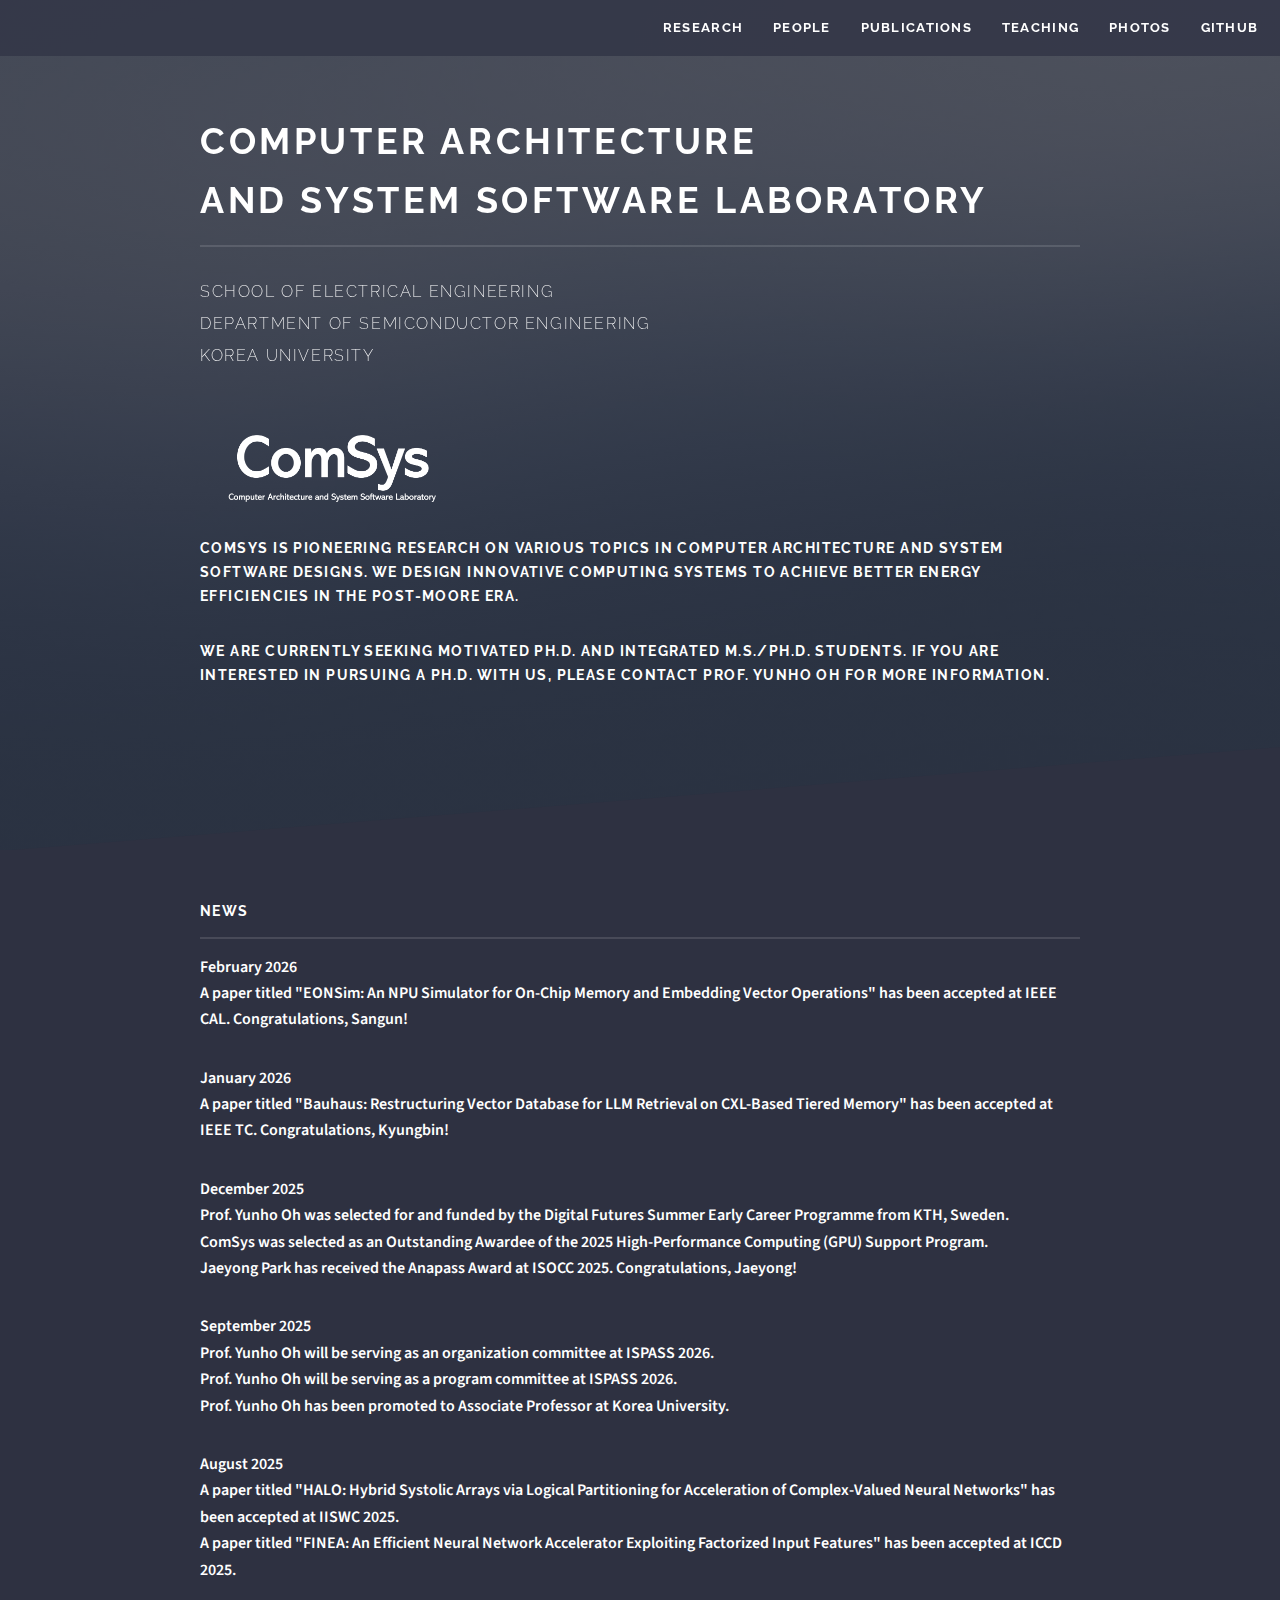
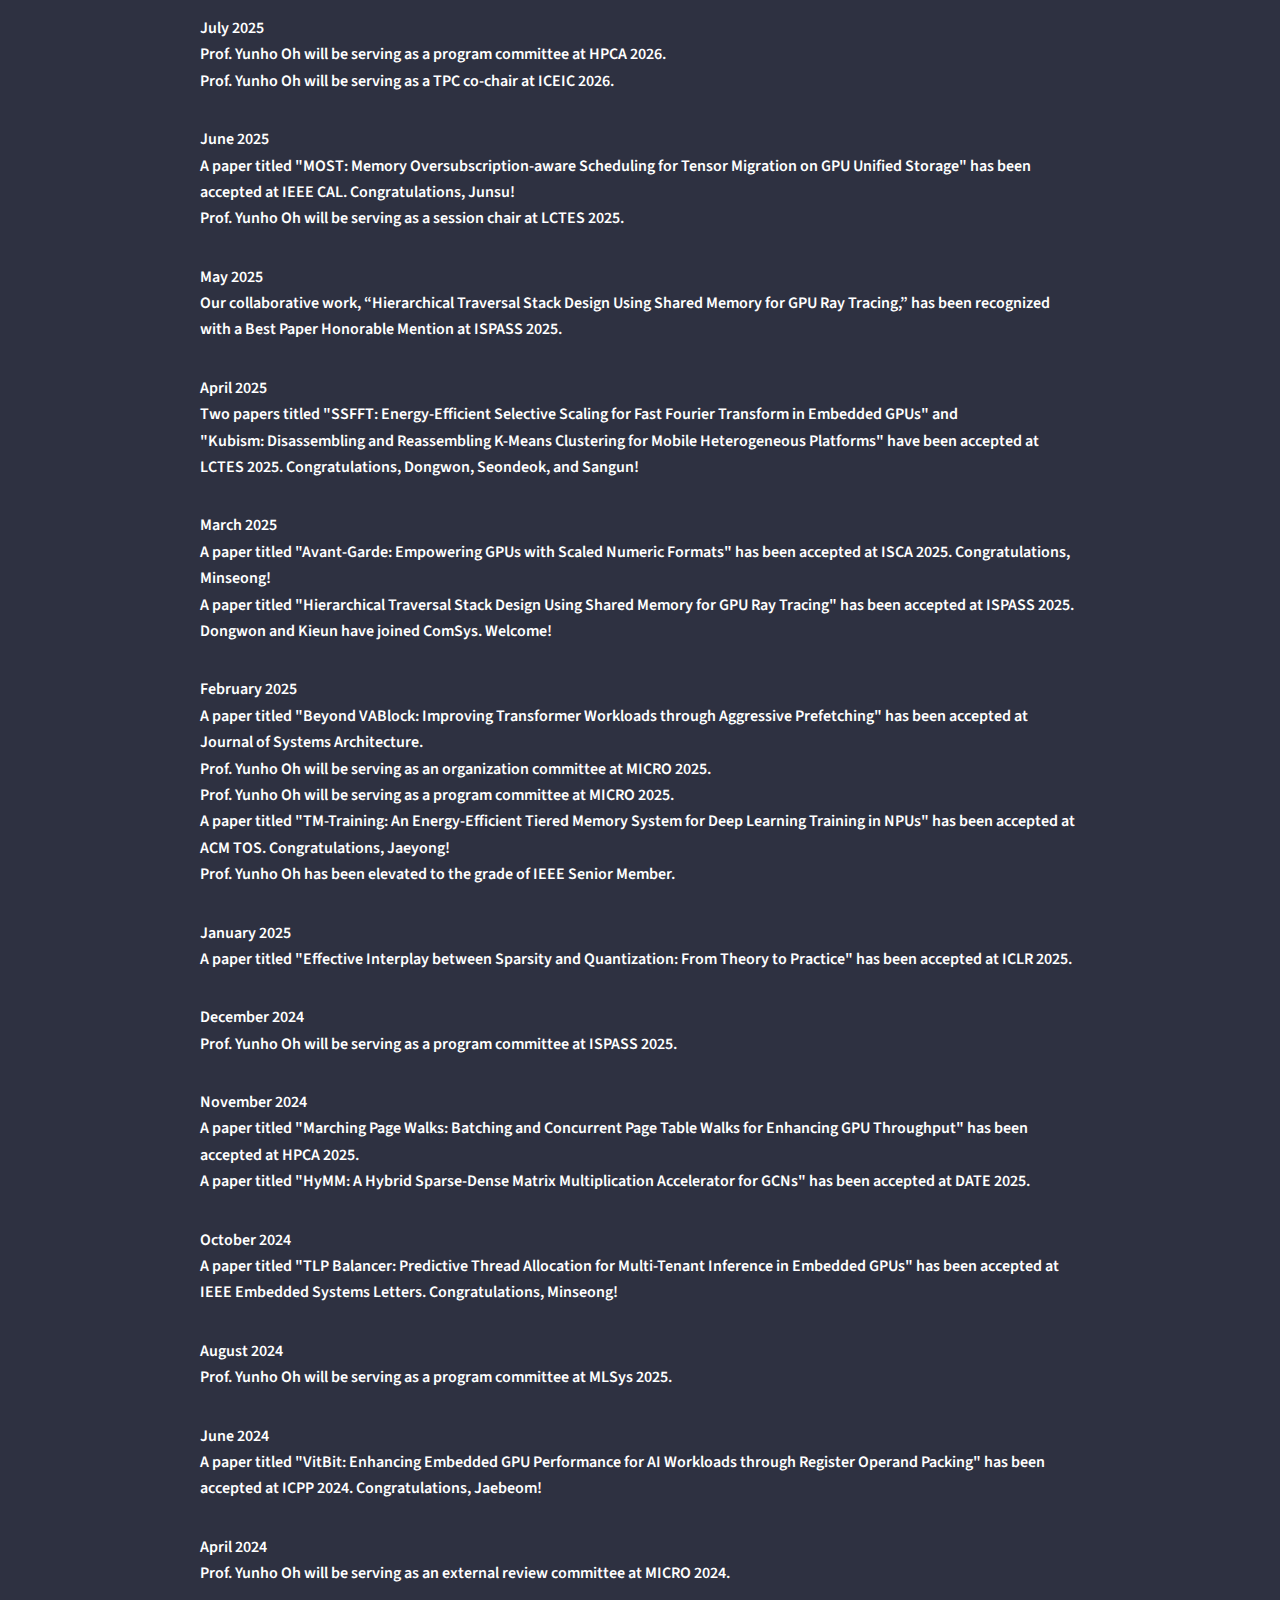
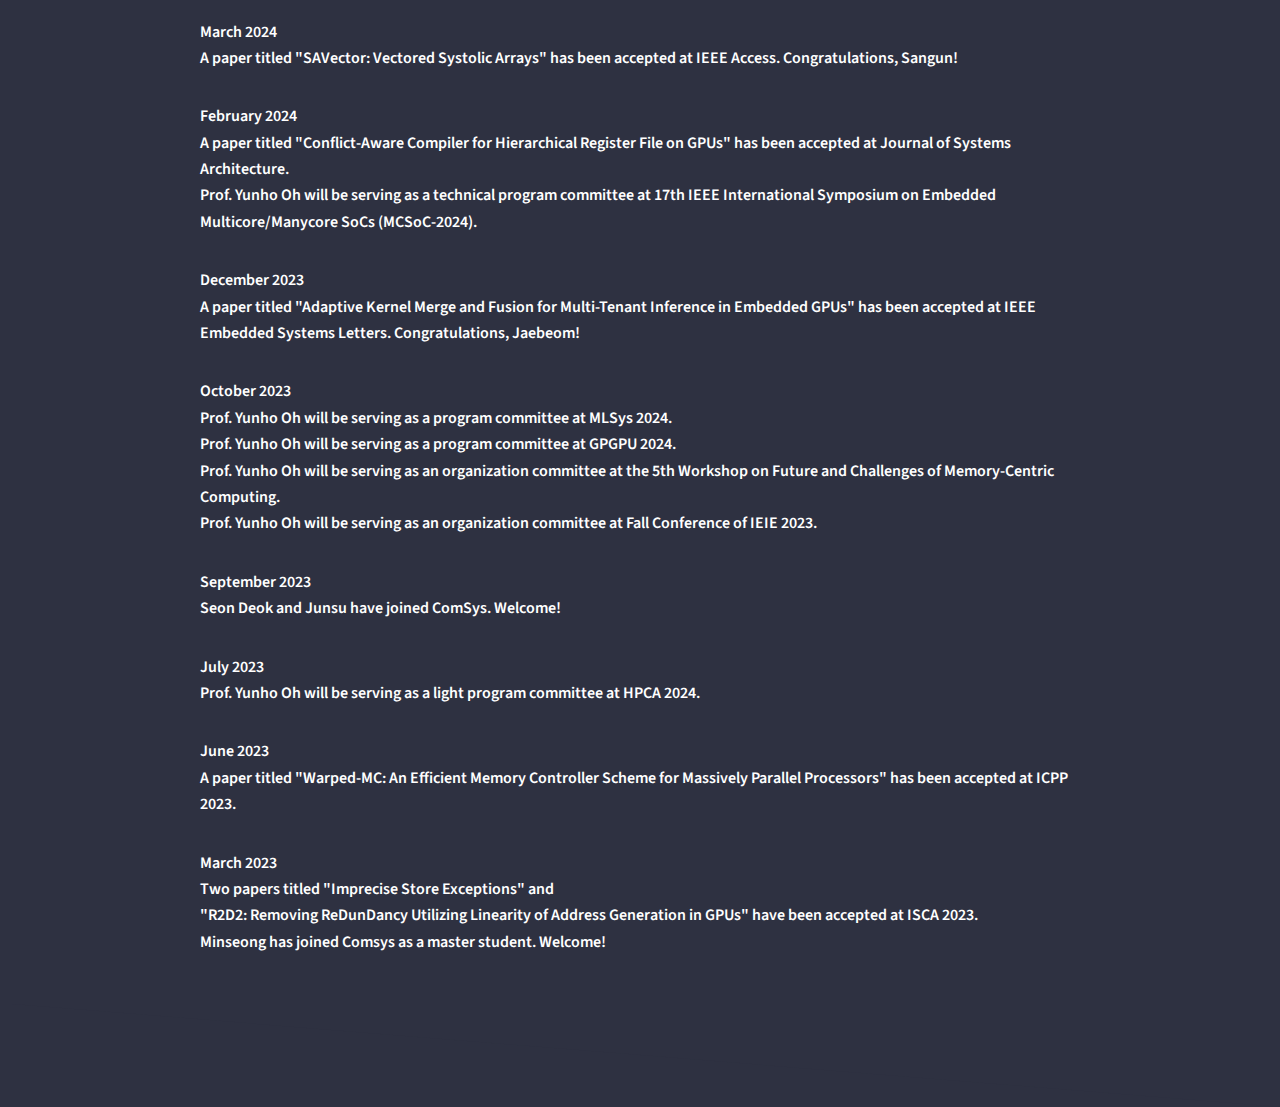
<file: index.html>
<!DOCTYPE HTML>
<!--
	Solid State by HTML5 UP
	html5up.net | @ajlkn
	Free for personal and commercial use under the CCA 3.0 license (html5up.net/license)
-->
<html>
	<head>
		<title>ComSys</title>
		<meta charset="utf-8" />
		<meta name="viewport" content="width=device-width, initial-scale=1, user-scalable=no" />
		<link rel="stylesheet" href="assets/css/main.css" />
		<noscript><link rel="stylesheet" href="assets/css/noscript.css" /></noscript>
	</head>
	<body class="is-preload">

		<!-- Page Wrapper -->
			<div id="page-wrapper">
				<!-- Header -->
					<header id="header">
						<!-- <h1><a href="index.html">ComSys</a></h1> -->
						<nav>
							<!-- <a href="#menu">Menu</a> -->
							<!-- <a href="index.html">Home</a> -->
							<a href="research.html">Research</a>
							<a href="people.html">People</a>
							<a href="publications.html">Publications</a>
							<a href="teaching.html">Teaching</a>
							<a href="photos.html">Photos</a>
							<a href="https://github.com/comsys-lab?tab=repositories" target="_blank" rel="noopener noreferrer">GitHub</a>
						</nav>
					</header> 

				<!-- Menu -->
					<nav id="menu">
						<div class="inner">
							<h2>Menu</h2>
							<ul class="links">
								<li><a href="index.html">Home</a></li>
								<li><a href="research.html">Research</a></li>
								<li><a href="people.html">People</a></li>
								<li><a href="publications.html">Publications</a></li>
								<li><a href="teaching.html">Teaching</a></li>
								<li><a href="photos.html">Photos</a></li>
							</ul>
							<a href="#" class="close">Close</a>
						</div>
					</nav>


				<!-- Banner -->
					<section id="banner">
						<div class="inner">
							<!-- <div class="logo"><img src="images/logo_white.svg" width="20%" height="auto" /><b> -->
								<h2>Computer Architecture <br> and System Software Laboratory</h2>
								<p>School of Electrical Engineering <br>
								Department of Semiconductor Engineering <br> 
								Korea University</a></p>
								<div class="logo"><img src="images/logo_white.png" width="30%" height="auto" /><b>
								<h3>ComSys is pioneering research on various topics in computer architecture and system software designs. We design innovative computing systems to achieve better energy efficiencies in the Post-Moore era.</h3></p>

								<h3>We are currently seeking motivated Ph.D. and integrated M.S./Ph.D. students. If you are interested in pursuing a Ph.D. with us, please contact Prof. Yunho Oh for more information.</h3></p>
							</div>
						</div>
					</section>


				<!-- Wrapper -->
					 <!-- <section id="wrapper"> 

				
							<section id="four" class="wrapper alt style3">
								<div class="inner">
									<section class="features">
										<article>
											 <a href="research.html" class="image"><img src="images/computer.png" alt="" /></a> 
											<h3 class="major">Research</h3>
											<p>ComSys is pioneering research on various topics in computer architecture and system software design.</p>
											<a href="research.html" class="special">View Details</a>
										</article>
										<article>
											<a href="people.html" class="image"><img src="images/people.jpg" alt="" /></a>
											<h3 class="major">People</h3>
											<p>We are lucky to work with great people!</p>
											<a href="people.html" class="special">Comsys members</a>
										</article>
										<article>
											<a href="publications.html" class="image"><img src="images/publications.jpg" alt="" /></a>
											<h3 class="major">Publications</h3>
											<p>Check out our research papers.</p>
											<a href="publications.html" class="special">Publication List</a>
										</article>
										<article>
											<a href="teaching.html" class="image"><img src="images/teaching.jpg" alt="" /></a>
											<h3 class="major">Teaching</h3>
											<a href="teaching.html" class="special">View Course List</a>
										</article>
										<article>
											<a href="photos.html" class="image"><img src="images/photo240327.jpg" alt="" /></a>
											<h3 class="major">Photos</h3>
											<a href="photos.html" class="special">View Our Photos</a>
										</article>
									</section>
									
								</div>
							</section>

					</section> -->



<!-- START -->

<section id="wrapper">


                  <!-- Content -->
                     <div class="wrapper">
                        <div class="inner">

                           <section>
                              <h3 class="major">News</h3>
                              <p>February 2026 <br>
                              A paper titled "EONSim: An NPU Simulator for On-Chip Memory and Embedding Vector Operations" has been accepted at IEEE CAL. Congratulations, Sangun!<br>

                              <p>January 2026 <br>
                              A paper titled "Bauhaus: Restructuring Vector Database for LLM Retrieval on CXL-Based Tiered Memory" has been accepted at IEEE TC. Congratulations, Kyungbin!<br>

                              <p>December 2025 <br>
                              Prof. Yunho Oh was selected for and funded by the Digital Futures Summer Early Career Programme from KTH, Sweden. <br>
                              ComSys was selected as an Outstanding Awardee of the 2025 High-Performance Computing (GPU) Support Program.	 <br>
                              Jaeyong Park has received the Anapass Award at ISOCC 2025. Congratulations, Jaeyong! <br>

                              <p>September 2025 <br>
                              Prof. Yunho Oh will be serving as an organization committee at ISPASS 2026. <br>
                              Prof. Yunho Oh will be serving as a program committee at ISPASS 2026. <br>
                              Prof. Yunho Oh has been promoted to Associate Professor at Korea University. <br>

                              <p>August 2025 <br>
                              A paper titled "HALO: Hybrid Systolic Arrays via Logical Partitioning
  										for Acceleration of Complex-Valued Neural Networks" has been accepted at IISWC 2025. <br>
                              A paper titled "FINEA: An Efficient Neural Network Accelerator Exploiting Factorized Input Features" has been accepted at ICCD 2025. <br>

                              <p>July 2025 <br>
                              Prof. Yunho Oh will be serving as a program committee at HPCA 2026.<br>
                              Prof. Yunho Oh will be serving as a TPC co-chair at ICEIC 2026.<br>
                              	
                              <p>June 2025 <br>
                              A paper titled "MOST: Memory Oversubscription-aware Scheduling for Tensor Migration on GPU Unified Storage" has been accepted at IEEE CAL. Congratulations, Junsu!<br>
                              Prof. Yunho Oh will be serving as a session chair at LCTES 2025.<br>
                              	
                              <p>May 2025 <br>
                              Our collaborative work, “Hierarchical Traversal Stack Design Using Shared Memory for GPU Ray Tracing,” has been recognized with a Best Paper Honorable Mention at ISPASS 2025.

                              <p>April 2025 <br>
                              Two papers titled 
		                     	"SSFFT: Energy-Efficient Selective Scaling for Fast Fourier Transform in Embedded GPUs" and <br/> 
		                    		"Kubism: Disassembling and Reassembling K-Means Clustering for Mobile Heterogeneous Platforms"  have been accepted at LCTES 2025.
		                    		Congratulations, Dongwon, Seondeok, and Sangun!<br/> 	

                              <p>March 2025 <br>
                              A paper titled "Avant-Garde: Empowering GPUs with Scaled Numeric Formats" has been accepted at ISCA 2025. Congratulations, Minseong!<br>
                              A paper titled "Hierarchical Traversal Stack Design Using Shared Memory for GPU Ray Tracing" has been accepted at ISPASS 2025.<br>
                              Dongwon and Kieun have joined ComSys. Welcome!<br>
                              	
                              <p>February 2025 <br>
                              A paper titled "Beyond VABlock: Improving Transformer Workloads through Aggressive Prefetching" has been accepted at Journal of Systems Architecture.<br>
                              Prof. Yunho Oh will be serving as an organization committee at MICRO 2025.<br>
                              Prof. Yunho Oh will be serving as a program committee at MICRO 2025.<br>
                              A paper titled "TM-Training: An Energy-Efficient Tiered Memory System for Deep Learning Training in NPUs" has been accepted at ACM TOS. Congratulations, Jaeyong!<br>
                              <!-- A paper titled "An Entropy Model for GPU Register Compression" has been accepted at Journal of Semiconductor Technology and Science. <br> -->
                              Prof. Yunho Oh has been elevated to the grade of IEEE Senior Member.<br>
                              </p>


                              <p>January 2025 <br>
                              <!-- A paper titled "A Low-latency On-chip Cache Hierarchy for Load-to-use Stall Reduction in GPUs" has been accepted at ACM TACO.<br> -->
                              A paper titled "Effective Interplay between Sparsity and Quantization: From Theory to Practice" has been accepted at ICLR 2025.<br>
                              </p>

                              <p>December 2024 <br>
                              Prof. Yunho Oh will be serving as a program committee at ISPASS 2025.<br>
                              </p> 

                              <p>November 2024 <br>
                              A paper titled "Marching Page Walks: Batching and Concurrent Page Table Walks for Enhancing GPU Throughput" has been accepted at HPCA 2025.<br>
                              A paper titled "HyMM: A Hybrid Sparse-Dense Matrix Multiplication Accelerator for GCNs" has been accepted at DATE 2025.<br>
                              </p>  

                              <p>October 2024 <br>
                              A paper titled "TLP Balancer: Predictive Thread Allocation for Multi-Tenant Inference in Embedded GPUs" has been accepted at IEEE Embedded Systems Letters. Congratulations, Minseong!<br>
                              </p>  

                              <p>August 2024 <br>
                              Prof. Yunho Oh will be serving as a program committee at MLSys 2025.<br>
                              </p>   

                              <p>June 2024 <br>
                              A paper titled "VitBit: Enhancing Embedded GPU Performance for AI Workloads through Register Operand Packing" has been accepted at ICPP 2024. Congratulations, Jaebeom!<br>
                              </p>  

                              <p>April 2024 <br>
                              Prof. Yunho Oh will be serving as an external review committee at MICRO 2024.<br>
                              </p>    

                              <p>March 2024 <br>
                              A paper titled "SAVector: Vectored Systolic Arrays" has been accepted at IEEE Access. Congratulations, Sangun!<br>
                              </p>    

                              <p>February 2024 <br>
                              A paper titled "Conflict-Aware Compiler for Hierarchical Register File on GPUs" has been accepted at Journal of Systems Architecture.<br>
                              Prof. Yunho Oh will be serving as a technical program committee at 17th IEEE International Symposium on Embedded Multicore/Manycore SoCs (MCSoC-2024).<br>
                              </p>  

                              <p>December 2023 <br>
                              A paper titled "Adaptive Kernel Merge and Fusion for Multi-Tenant Inference in Embedded GPUs" has been accepted at IEEE Embedded Systems Letters. Congratulations, Jaebeom!<br>
                              </p>    

                              <p>October 2023 <br>
                              Prof. Yunho Oh will be serving as a program committee at MLSys 2024.<br/>
		                      Prof. Yunho Oh will be serving as a program committee at GPGPU 2024.<br/>
		                      Prof. Yunho Oh will be serving as an organization committee at the 5th Workshop on Future and Challenges of Memory-Centric Computing.<br/> 
		                      Prof. Yunho Oh will be serving as an organization committee at Fall Conference of IEIE 2023.<br>
                              </p>  

                              <p>September 2023 <br>
                              Seon Deok and Junsu have joined ComSys. Welcome!<br>
                              </p>  

                              <p>July 2023 <br>
                              Prof. Yunho Oh will be serving as a light program committee at HPCA 2024.<br>
                              </p>    

                              <p>June 2023 <br>
                              A paper titled "Warped-MC: An Efficient Memory Controller Scheme for Massively Parallel Processors" has been accepted at ICPP 2023.<br>
                              </p>  
                             
                              <p>March 2023 <br>
                              Two papers titled 
		                     "Imprecise Store Exceptions" and <br/> 
		                     "R2D2: Removing ReDunDancy Utilizing Linearity of Address Generation in GPUs"  have been accepted at ISCA 2023.<br/> 
		                     Minseong has joined Comsys as a master student. Welcome!<br/> 
                              </p>
                           </section>

                          
                        </div>
                     </div>

</section>




<!-- END Of EDIT -->


			</div>

		<!-- Scripts -->
			<script src="assets/js/jquery.min.js"></script>
			<script src="assets/js/jquery.scrollex.min.js"></script>
			<script src="assets/js/browser.min.js"></script>
			<script src="assets/js/breakpoints.min.js"></script>
			<script src="assets/js/util.js"></script>
			<script src="assets/js/main.js"></script>

	</body>
</html>
</file>
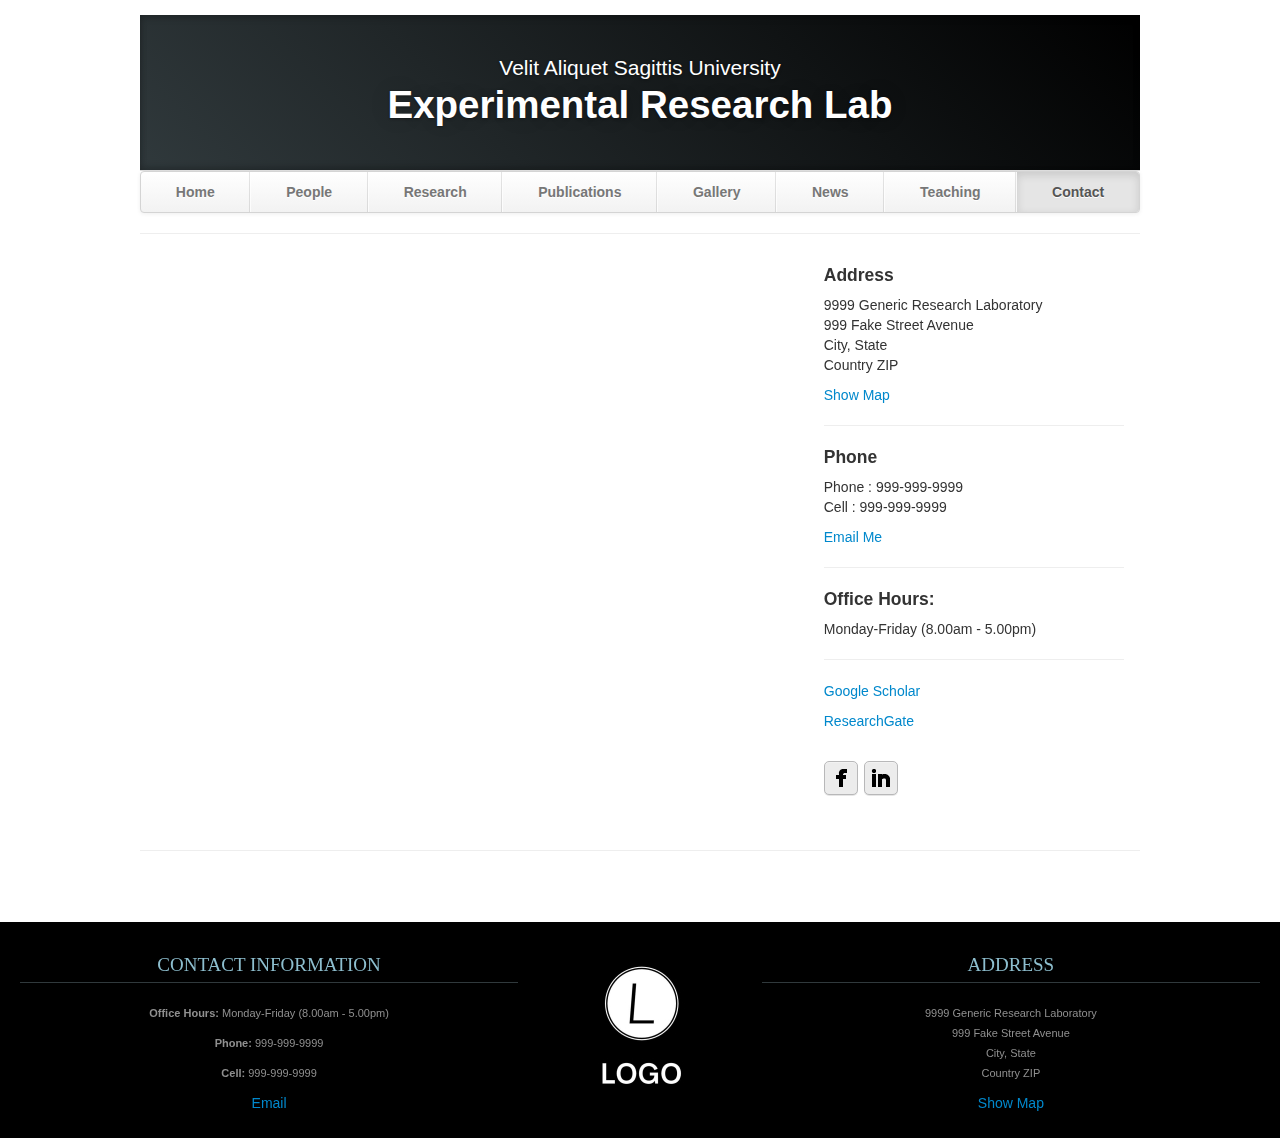
<file: contact.html>
<!DOCTYPE html>
<html lang="en">
   <head>
      <meta charset="utf-8">
      <title>Contact</title>
      <meta name="viewport" content="width=device-width, initial-scale=1.0">
      <meta name="description" content="Research Lab, Home, Velit Aliquet Sagittis University">
      <meta name="author" content="">
      <!-- Le styles -->
      <link href="css/bootstrap.min.css" rel="stylesheet">
      <link href="css/bootstrap-responsive.min.css" rel="stylesheet">
      <link href="css/theme.css" rel="stylesheet">
      <link href="css/social-buttons.css" rel="stylesheet">
   </head>
   <body>
      <div class="container">
         <header class="jumbotron subhead" id="overview">
            <p class="lead"> Velit Aliquet Sagittis University </p>
            <h1>Experimental Research Lab</h1>
         </header>
         <div class="masthead">
            <div class="navbar">
               <div class="navbar-inner">
                  <div class="container">
                     <ul class="nav">
                        <li><a href="index.html">Home</a></li>
                        <li><a href="people.html">People</a></li>
                        <li><a href="research.html">Research</a></li>
                        <li><a href="publications.html">Publications</a></li>
                        <li><a href="gallery.html">Gallery</a></li>
                        <li><a href="news.html">News</a></li>
                        <li><a href="teaching.html">Teaching</a></li>
                        <li class="active" ><a href="#">Contact</a></li>
                     </ul>
                  </div>
               </div>
            </div>
         </div>
         <hr>
         <div class="row-fluid">
            <div class="span12 content">
               <div class="row-fluid">
                  <div class="span8">
                     <iframe class="map-frame" src="http://maps.google.ca/maps?f=q&amp;source=s_q&amp;hl=en&amp;geocode=&amp;q=77+Massachusetts+Ave,+3-462+Cambridge,+MA,+02139&amp;aq=&amp;sll=49.303974,-84.738438&amp;sspn=23.436717,38.979492&amp;ie=UTF8&amp;hq=&amp;hnear=77+Massachusetts+Ave,+Cambridge,+Middlesex,+Massachusetts+02139,+United+States&amp;ll=42.359781,-71.093609&amp;spn=0.006469,0.009516&amp;t=m&amp;z=14&amp;output=embed"></iframe>
                  </div>
                  <div class="span4">
                     <div class="box_cont">
                        <h4>Address</h4>
                        <p>9999 Generic Research Laboratory<br>
                           999 Fake Street Avenue<br>
                           City, State<br>
                           Country ZIP
                        </p>
                        <a href="http://maps.google.com">Show Map</a>
                        <hr>
                        <h4>Phone</h4>
                        <p>Phone : 999-999-9999<br>
                           Cell : 999-999-9999
                        </p>
                        <a href="mailto:your.email@uni.edu">Email Me</a>
                        <hr>
                        <h4>Office Hours:</h4>
                        <p>Monday-Friday (8.00am - 5.00pm)</p>
                        <hr>
                        <p><a href="http://scholar.google.com">Google Scholar</a></p>
                        <p><a href="http://www.researchgate.net">ResearchGate</a></p>
                        <br/>
                        <p>
                           <a href="https://www.facebook.com" class="sb facebook">Facebook</a>
                           <a href="http://www.linkedin.com" class="sb linkedin">LinkedIn</a>
                        </p>
                     </div>
                  </div>
               </div>
            </div>
         </div>
         <hr>
      </div>
      <footer id="footer">
         <div class="container-fluid">
            <div class="row-fluid">
               <div class="span5">
                  <h3>Contact Information</h3>
                  <p><b>Office Hours: </b>Monday-Friday (8.00am - 5.00pm)</p>
                  <p><b>Phone: </b>999-999-9999</p>
                  <p><b>Cell: </b>999-999-9999</p>
                  <a href="mailto:your.email@uni.edu">Email</a>
               </div>
               <div class="span2">
                  <a href="https://mybrandnewlogo.com/"><img src = "thumbs/generic-logo.JPG" alt="research-lab-logo"/></a>
               </div>
               <div class="span5">
                  <h3>Address</h3>
                  <p>9999 Generic Research Laboratory<br>
                     999 Fake Street Avenue<br>
                     City, State<br>
                     Country ZIP
                  </p>
                  <a href="http://maps.google.com/">Show Map</a>
               </div>
            </div>
         </div>
      </footer>
      
      <!-- Le javascript
         ================================================== -->
      <!-- Placed at the end of the document so the pages load faster -->
      <script src="js/jquery-1.9.1.min.js"></script>
      <script src="js/bootstrap.min.js"></script>
   </body>
</html>
</file>
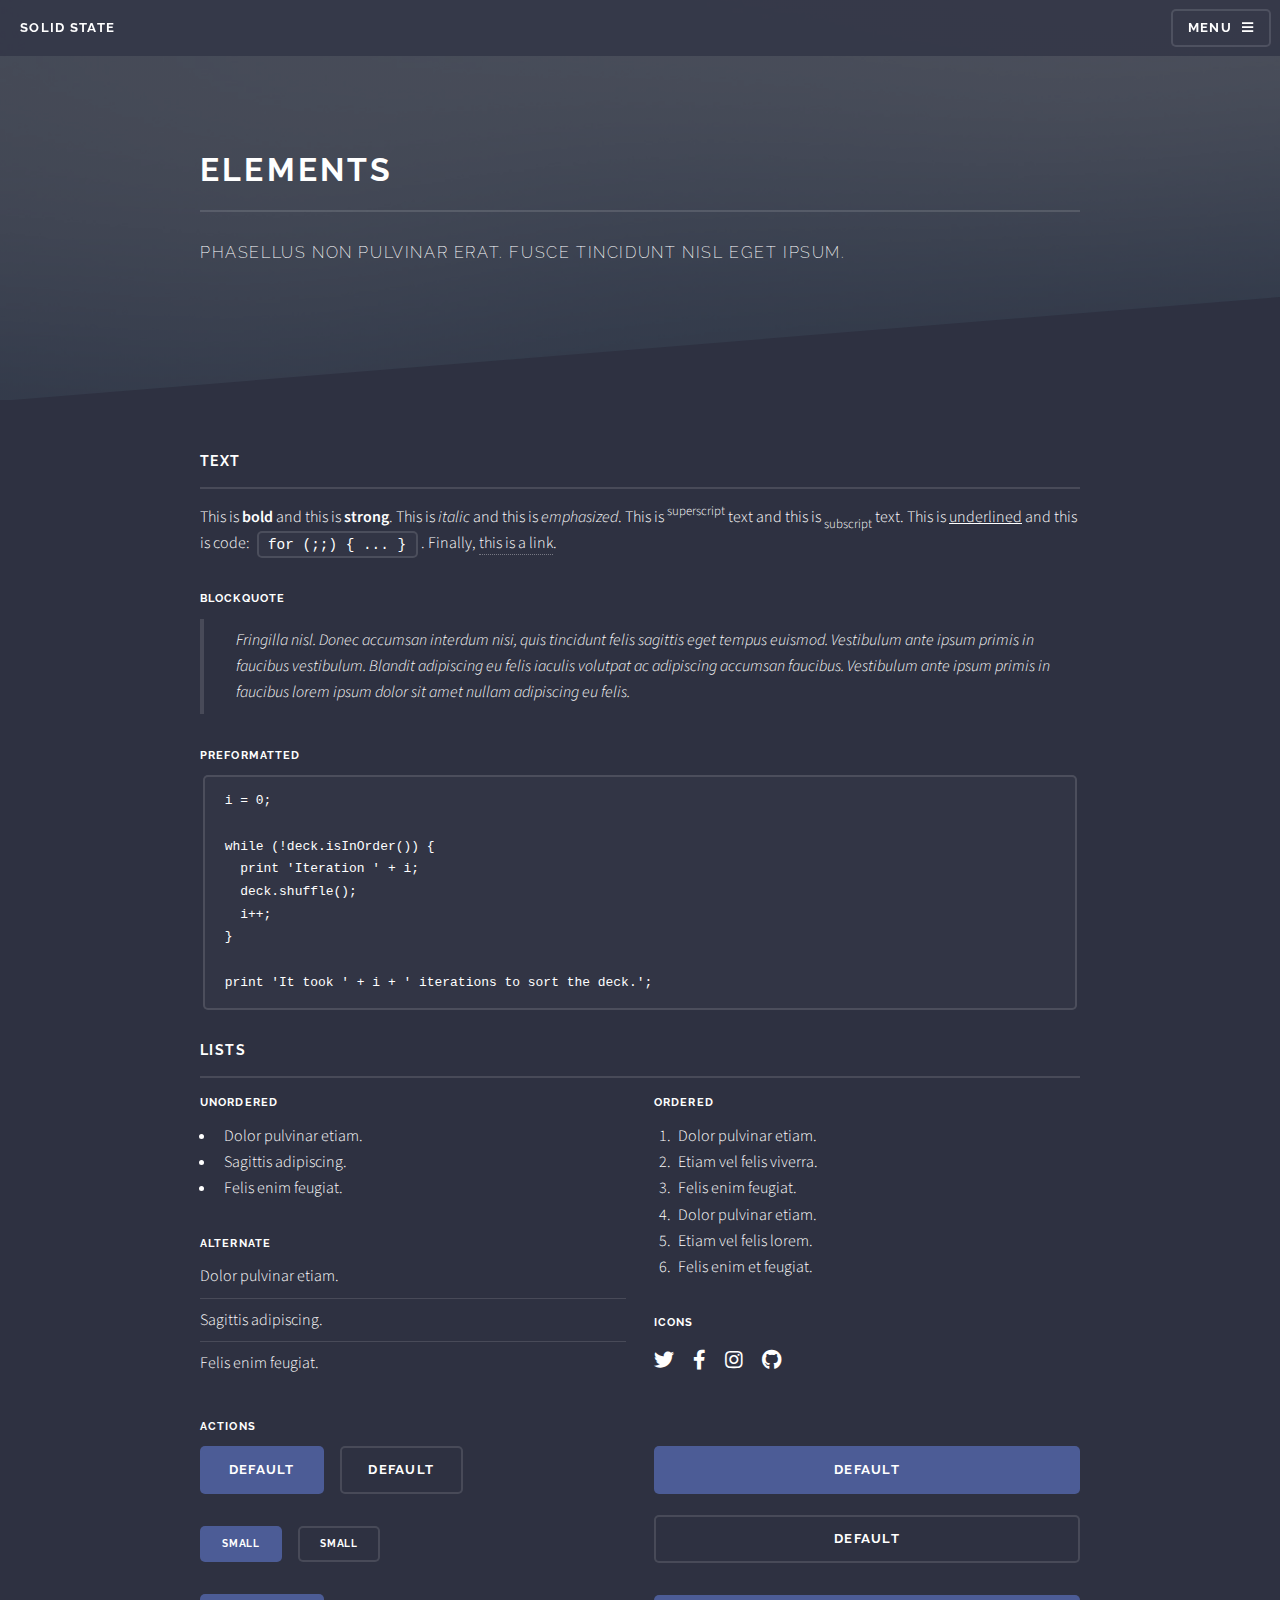
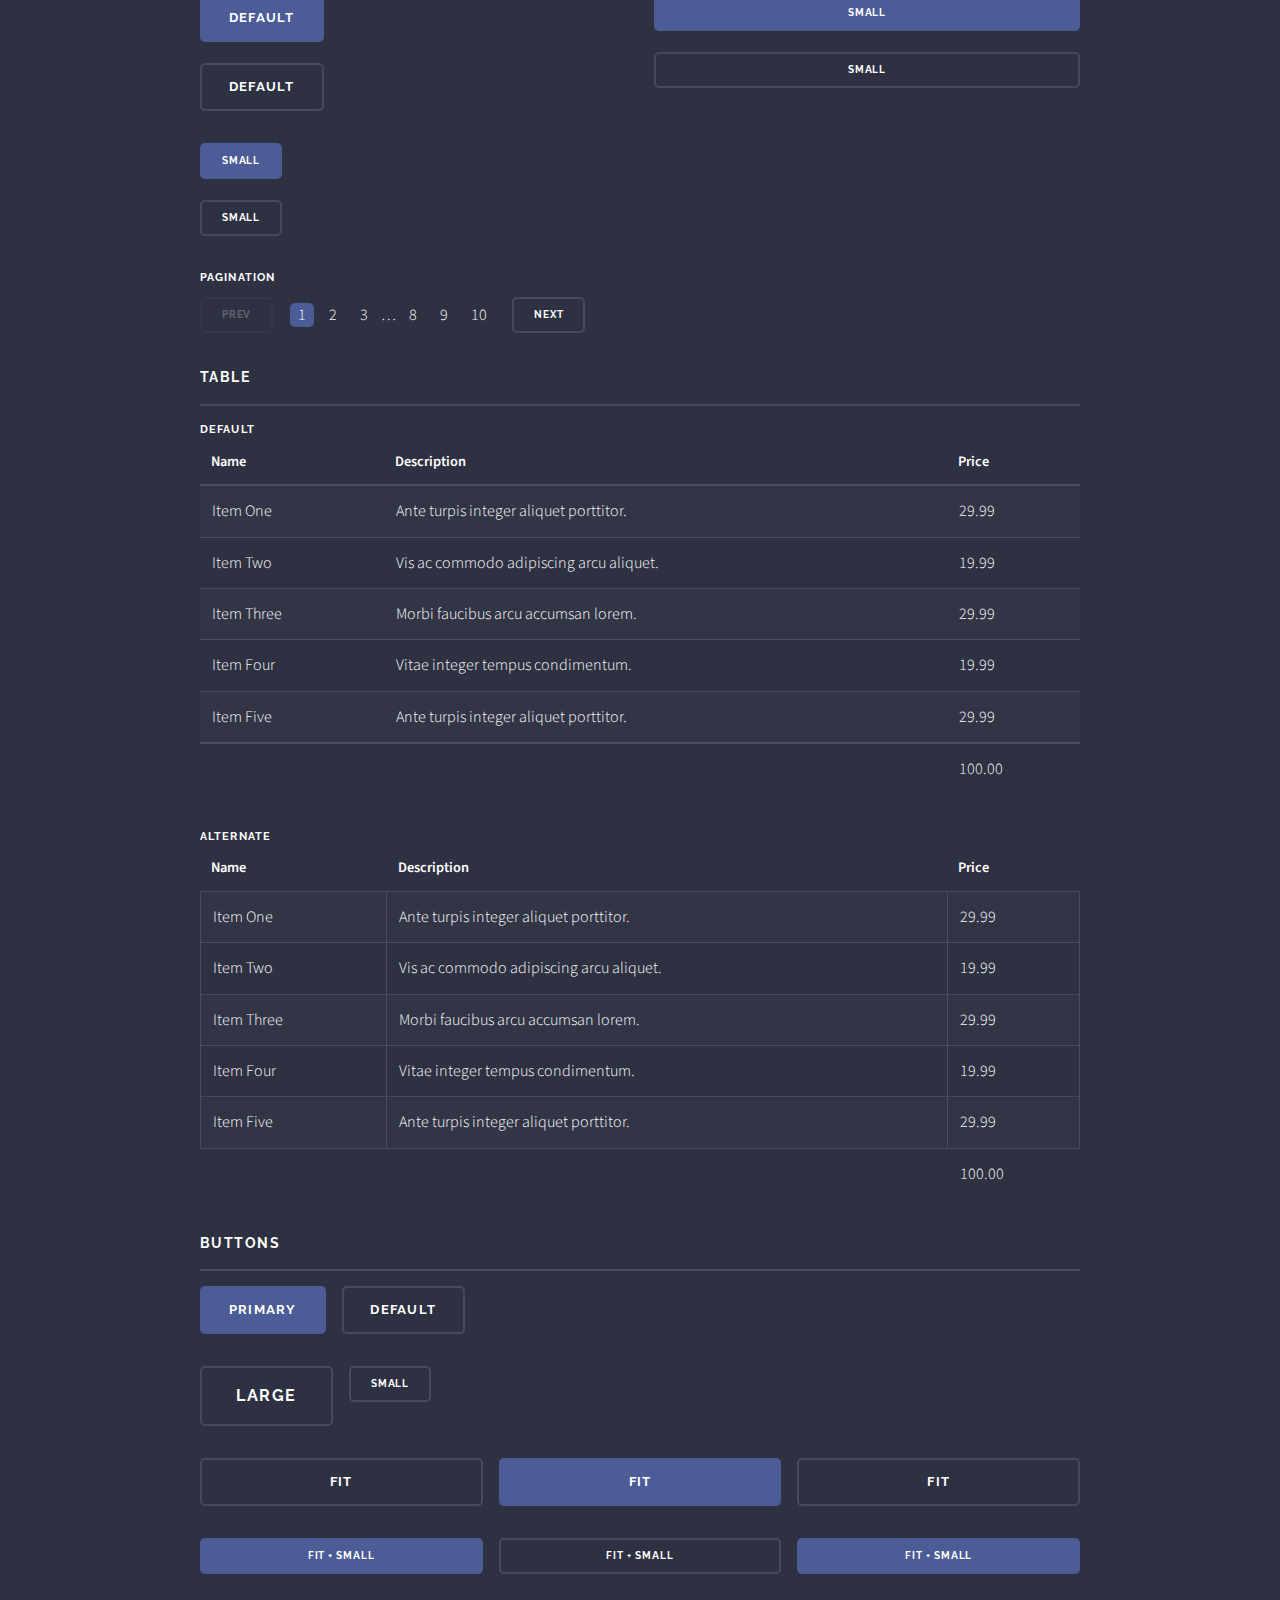
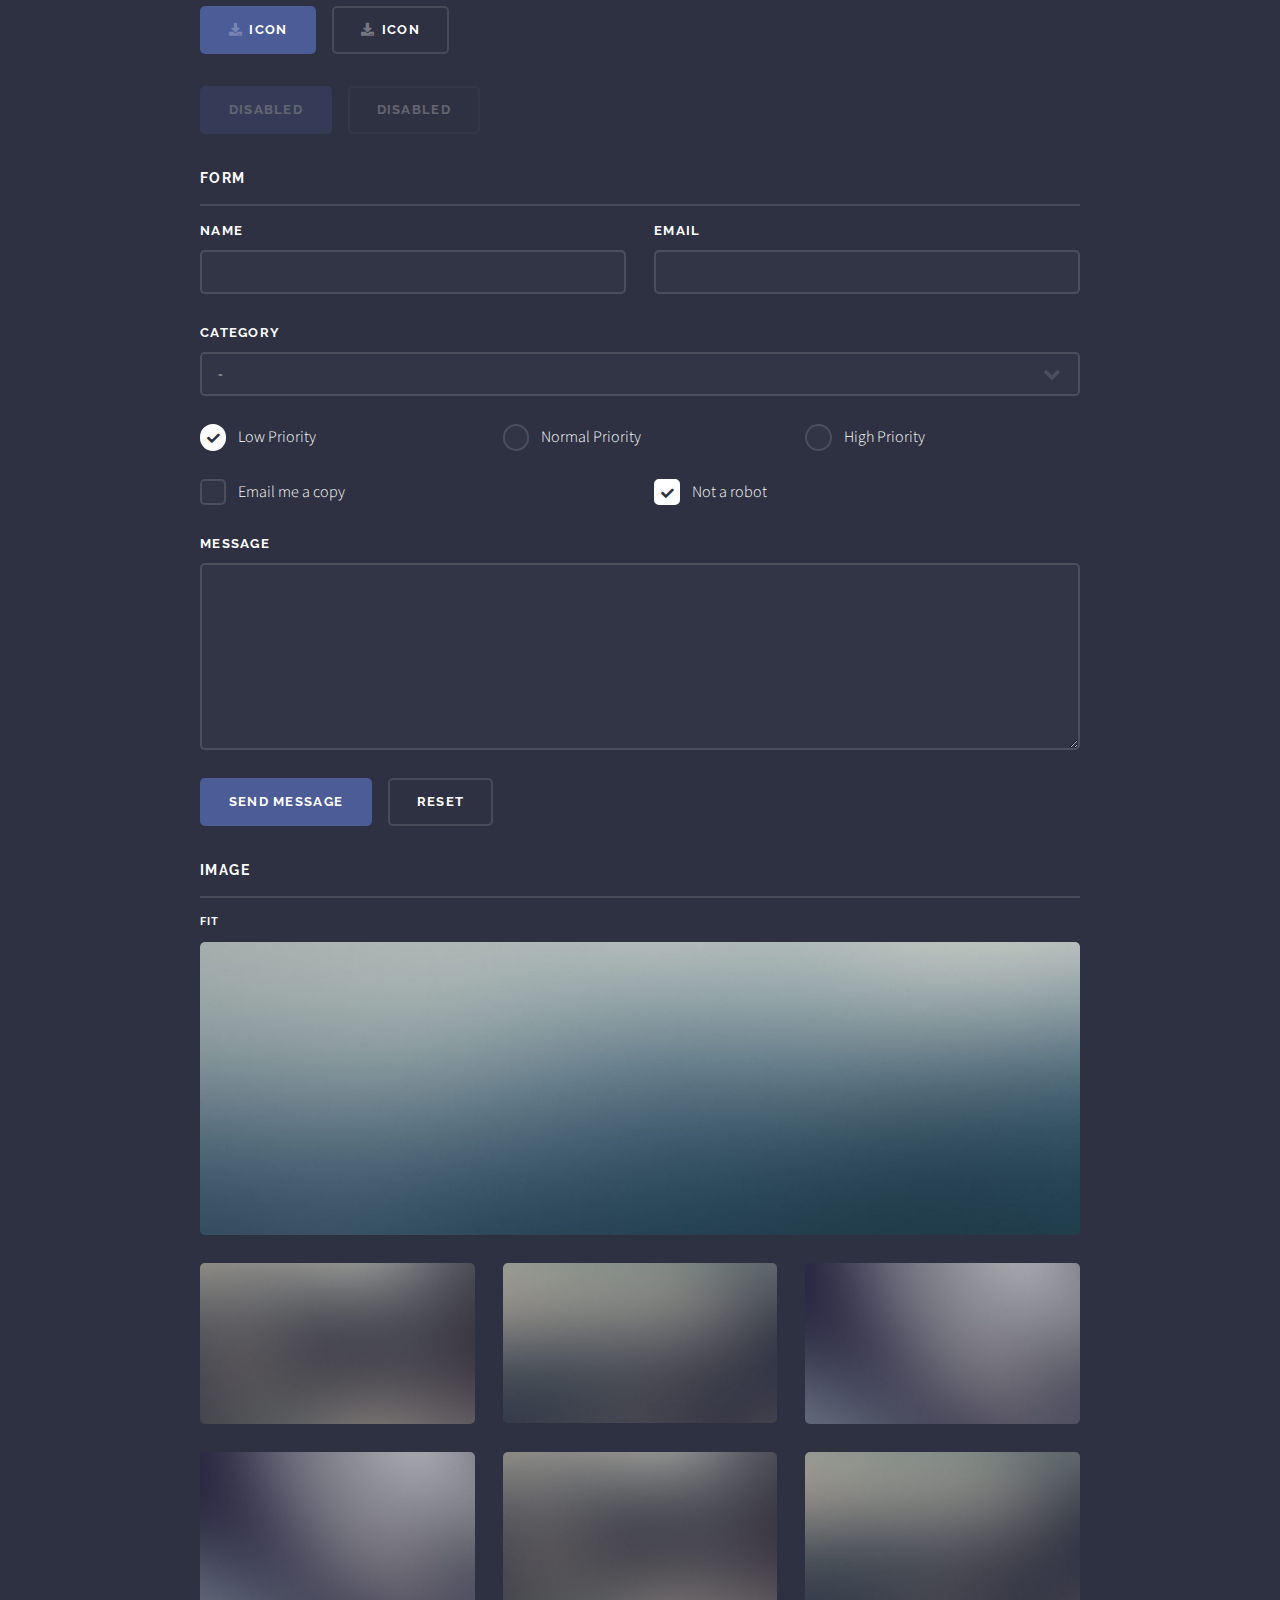
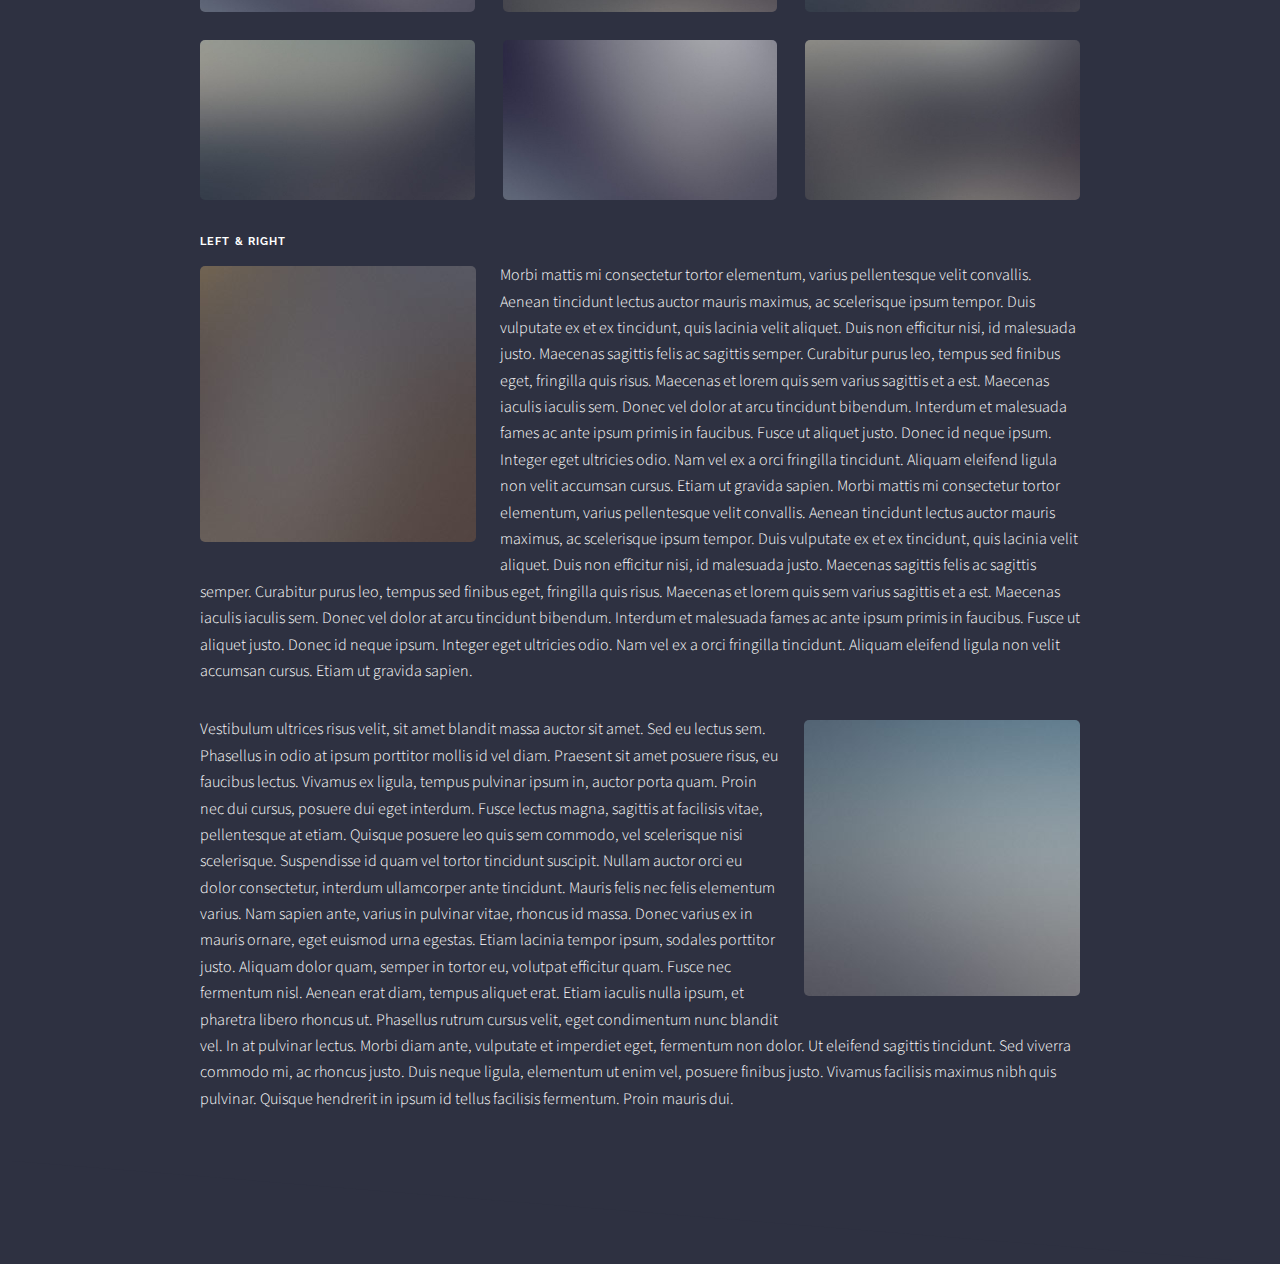
<file: elements.html>
<!DOCTYPE HTML>
<!--
	Solid State by HTML5 UP
	html5up.net | @ajlkn
	Free for personal and commercial use under the CCA 3.0 license (html5up.net/license)
-->
<html>
	<head>
		<title>Elements - Solid State by HTML5 UP</title>
		<meta charset="utf-8" />
		<meta name="viewport" content="width=device-width, initial-scale=1, user-scalable=no" />
		<link rel="stylesheet" href="assets/css/main.css" />
		<noscript><link rel="stylesheet" href="assets/css/noscript.css" /></noscript>
	</head>
	<body class="is-preload">

		<!-- Page Wrapper -->
			<div id="page-wrapper">

				<!-- Header -->
					<header id="header">
						<h1><a href="index.html">Solid State</a></h1>
						<nav>
							<a href="#menu">Menu</a>
						</nav>
					</header>

				<!-- Menu -->
					<nav id="menu">
						<div class="inner">
							<h2>Menu</h2>
							<ul class="links">
								<li><a href="index.html">Home</a></li>
								<li><a href="generic.html">Generic</a></li>
								<li><a href="elements.html">Elements</a></li>
								<li><a href="#">Log In</a></li>
								<li><a href="#">Sign Up</a></li>
							</ul>
							<a href="#" class="close">Close</a>
						</div>
					</nav>

				<!-- Wrapper -->
					<section id="wrapper">
						<header>
							<div class="inner">
								<h2>Elements</h2>
								<p>Phasellus non pulvinar erat. Fusce tincidunt nisl eget ipsum.</p>
							</div>
						</header>

						<!-- Content -->
							<div class="wrapper">
								<div class="inner">

									<section>
										<h3 class="major">Text</h3>
										<p>This is <b>bold</b> and this is <strong>strong</strong>. This is <i>italic</i> and this is <em>emphasized</em>.
										This is <sup>superscript</sup> text and this is <sub>subscript</sub> text.
										This is <u>underlined</u> and this is code: <code>for (;;) { ... }</code>. Finally, <a href="#">this is a link</a>.</p>
										<h4>Blockquote</h4>
										<blockquote>Fringilla nisl. Donec accumsan interdum nisi, quis tincidunt felis sagittis eget tempus euismod. Vestibulum ante ipsum primis in faucibus vestibulum. Blandit adipiscing eu felis iaculis volutpat ac adipiscing accumsan faucibus. Vestibulum ante ipsum primis in faucibus lorem ipsum dolor sit amet nullam adipiscing eu felis.</blockquote>
										<h4>Preformatted</h4>
										<pre><code>i = 0;

while (!deck.isInOrder()) {
  print 'Iteration ' + i;
  deck.shuffle();
  i++;
}

print 'It took ' + i + ' iterations to sort the deck.';</code></pre>
									</section>

									<section>
										<h3 class="major">Lists</h3>
										<div class="row">
											<div class="col-6 col-12-medium">
												<h4>Unordered</h4>
												<ul>
													<li>Dolor pulvinar etiam.</li>
													<li>Sagittis adipiscing.</li>
													<li>Felis enim feugiat.</li>
												</ul>
												<h4>Alternate</h4>
												<ul class="alt">
													<li>Dolor pulvinar etiam.</li>
													<li>Sagittis adipiscing.</li>
													<li>Felis enim feugiat.</li>
												</ul>
											</div>
											<div class="col-6 col-12-medium">
												<h4>Ordered</h4>
												<ol>
													<li>Dolor pulvinar etiam.</li>
													<li>Etiam vel felis viverra.</li>
													<li>Felis enim feugiat.</li>
													<li>Dolor pulvinar etiam.</li>
													<li>Etiam vel felis lorem.</li>
													<li>Felis enim et feugiat.</li>
												</ol>
												<h4>Icons</h4>
												<ul class="icons">
													<li><a href="#" class="icon brands fa-twitter"><span class="label">Twitter</span></a></li>
													<li><a href="#" class="icon brands fa-facebook-f"><span class="label">Facebook</span></a></li>
													<li><a href="#" class="icon brands fa-instagram"><span class="label">Instagram</span></a></li>
													<li><a href="#" class="icon brands fa-github"><span class="label">Github</span></a></li>
												</ul>
											</div>
										</div>
										<h4>Actions</h4>
										<div class="row">
											<div class="col-6 col-12-medium">
												<ul class="actions">
													<li><a href="#" class="button primary">Default</a></li>
													<li><a href="#" class="button">Default</a></li>
												</ul>
												<ul class="actions small">
													<li><a href="#" class="button primary small">Small</a></li>
													<li><a href="#" class="button small">Small</a></li>
												</ul>
												<ul class="actions stacked">
													<li><a href="#" class="button primary">Default</a></li>
													<li><a href="#" class="button">Default</a></li>
												</ul>
												<ul class="actions stacked small">
													<li><a href="#" class="button primary small">Small</a></li>
													<li><a href="#" class="button small">Small</a></li>
												</ul>
											</div>
											<div class="col-6 col-12-medium">
												<ul class="actions stacked">
													<li><a href="#" class="button primary fit">Default</a></li>
													<li><a href="#" class="button fit">Default</a></li>
												</ul>
												<ul class="actions stacked small">
													<li><a href="#" class="button primary small fit">Small</a></li>
													<li><a href="#" class="button small fit">Small</a></li>
												</ul>
											</div>
										</div>
										<h4>Pagination</h4>
										<ul class="pagination">
											<li><span class="button small disabled">Prev</span></li>
											<li><a href="#" class="page active">1</a></li>
											<li><a href="#" class="page">2</a></li>
											<li><a href="#" class="page">3</a></li>
											<li><span>&hellip;</span></li>
											<li><a href="#" class="page">8</a></li>
											<li><a href="#" class="page">9</a></li>
											<li><a href="#" class="page">10</a></li>
											<li><a href="#" class="button small">Next</a></li>
										</ul>
									</section>

									<section>
										<h3 class="major">Table</h3>
										<h4>Default</h4>
										<div class="table-wrapper">
											<table>
												<thead>
													<tr>
														<th>Name</th>
														<th>Description</th>
														<th>Price</th>
													</tr>
												</thead>
												<tbody>
													<tr>
														<td>Item One</td>
														<td>Ante turpis integer aliquet porttitor.</td>
														<td>29.99</td>
													</tr>
													<tr>
														<td>Item Two</td>
														<td>Vis ac commodo adipiscing arcu aliquet.</td>
														<td>19.99</td>
													</tr>
													<tr>
														<td>Item Three</td>
														<td> Morbi faucibus arcu accumsan lorem.</td>
														<td>29.99</td>
													</tr>
													<tr>
														<td>Item Four</td>
														<td>Vitae integer tempus condimentum.</td>
														<td>19.99</td>
													</tr>
													<tr>
														<td>Item Five</td>
														<td>Ante turpis integer aliquet porttitor.</td>
														<td>29.99</td>
													</tr>
												</tbody>
												<tfoot>
													<tr>
														<td colspan="2"></td>
														<td>100.00</td>
													</tr>
												</tfoot>
											</table>
										</div>

										<h4>Alternate</h4>
										<div class="table-wrapper">
											<table class="alt">
												<thead>
													<tr>
														<th>Name</th>
														<th>Description</th>
														<th>Price</th>
													</tr>
												</thead>
												<tbody>
													<tr>
														<td>Item One</td>
														<td>Ante turpis integer aliquet porttitor.</td>
														<td>29.99</td>
													</tr>
													<tr>
														<td>Item Two</td>
														<td>Vis ac commodo adipiscing arcu aliquet.</td>
														<td>19.99</td>
													</tr>
													<tr>
														<td>Item Three</td>
														<td> Morbi faucibus arcu accumsan lorem.</td>
														<td>29.99</td>
													</tr>
													<tr>
														<td>Item Four</td>
														<td>Vitae integer tempus condimentum.</td>
														<td>19.99</td>
													</tr>
													<tr>
														<td>Item Five</td>
														<td>Ante turpis integer aliquet porttitor.</td>
														<td>29.99</td>
													</tr>
												</tbody>
												<tfoot>
													<tr>
														<td colspan="2"></td>
														<td>100.00</td>
													</tr>
												</tfoot>
											</table>
										</div>
									</section>

									<section>
										<h3 class="major">Buttons</h3>
										<ul class="actions">
											<li><a href="#" class="button primary">Primary</a></li>
											<li><a href="#" class="button">Default</a></li>
										</ul>
										<ul class="actions">
											<li><a href="#" class="button large">Large</a></li>
											<li><a href="#" class="button small">Small</a></li>
										</ul>
										<ul class="actions fit">
											<li><a href="#" class="button fit">Fit</a></li>
											<li><a href="#" class="button primary fit">Fit</a></li>
											<li><a href="#" class="button fit">Fit</a></li>
										</ul>
										<ul class="actions fit small">
											<li><a href="#" class="button primary fit small">Fit + Small</a></li>
											<li><a href="#" class="button fit small">Fit + Small</a></li>
											<li><a href="#" class="button primary fit small">Fit + Small</a></li>
										</ul>
										<ul class="actions">
											<li><a href="#" class="button primary icon solid fa-download">Icon</a></li>
											<li><a href="#" class="button icon solid fa-download">Icon</a></li>
										</ul>
										<ul class="actions">
											<li><span class="button primary disabled">Disabled</span></li>
											<li><span class="button disabled">Disabled</span></li>
										</ul>
									</section>

									<section>
										<h3 class="major">Form</h3>
										<form method="post" action="#">
											<div class="row gtr-uniform">
												<div class="col-6 col-12-xsmall">
													<label for="demo-name">Name</label>
													<input type="text" name="demo-name" id="demo-name" value="" />
												</div>
												<div class="col-6 col-12-xsmall">
													<label for="demo-email">Email</label>
													<input type="email" name="demo-email" id="demo-email" value="" />
												</div>
												<div class="col-12">
													<label for="demo-category">Category</label>
													<select name="demo-category" id="demo-category">
														<option value="">-</option>
														<option value="1">Manufacturing</option>
														<option value="1">Shipping</option>
														<option value="1">Administration</option>
														<option value="1">Human Resources</option>
													</select>
												</div>
												<div class="col-4 col-12-small">
													<input type="radio" id="demo-priority-low" name="demo-priority" checked>
													<label for="demo-priority-low">Low Priority</label>
												</div>
												<div class="col-4 col-12-small">
													<input type="radio" id="demo-priority-normal" name="demo-priority">
													<label for="demo-priority-normal">Normal Priority</label>
												</div>
												<div class="col-4 col-12-small">
													<input type="radio" id="demo-priority-high" name="demo-priority">
													<label for="demo-priority-high">High Priority</label>
												</div>
												<div class="col-6 col-12-small">
													<input type="checkbox" id="demo-copy" name="demo-copy">
													<label for="demo-copy">Email me a copy</label>
												</div>
												<div class="col-6 col-12-small">
													<input type="checkbox" id="demo-human" name="demo-human" checked>
													<label for="demo-human">Not a robot</label>
												</div>
												<div class="col-12">
													<label for="demo-message">Message</label>
													<textarea name="demo-message" id="demo-message" rows="6"></textarea>
												</div>
												<div class="col-12">
													<ul class="actions">
														<li><input type="submit" value="Send Message" class="primary" /></li>
														<li><input type="reset" value="Reset" /></li>
													</ul>
												</div>
											</div>
										</form>
									</section>

									<section>
										<h3 class="major">Image</h3>
										<h4>Fit</h4>
										<div class="box alt">
											<div class="row gtr-uniform">
												<div class="col-12"><span class="image fit"><img src="images/pic08.jpg" alt="" /></span></div>
												<div class="col-4"><span class="image fit"><img src="images/pic05.jpg" alt="" /></span></div>
												<div class="col-4"><span class="image fit"><img src="images/pic06.jpg" alt="" /></span></div>
												<div class="col-4"><span class="image fit"><img src="images/pic07.jpg" alt="" /></span></div>
												<div class="col-4"><span class="image fit"><img src="images/pic07.jpg" alt="" /></span></div>
												<div class="col-4"><span class="image fit"><img src="images/pic05.jpg" alt="" /></span></div>
												<div class="col-4"><span class="image fit"><img src="images/pic06.jpg" alt="" /></span></div>
												<div class="col-4"><span class="image fit"><img src="images/pic06.jpg" alt="" /></span></div>
												<div class="col-4"><span class="image fit"><img src="images/pic07.jpg" alt="" /></span></div>
												<div class="col-4"><span class="image fit"><img src="images/pic05.jpg" alt="" /></span></div>
											</div>
										</div>
										<h4>Left &amp; Right</h4>
										<p><span class="image left"><img src="images/pic01.jpg" alt="" /></span>Morbi mattis mi consectetur tortor elementum, varius pellentesque velit convallis. Aenean tincidunt lectus auctor mauris maximus, ac scelerisque ipsum tempor. Duis vulputate ex et ex tincidunt, quis lacinia velit aliquet. Duis non efficitur nisi, id malesuada justo. Maecenas sagittis felis ac sagittis semper. Curabitur purus leo, tempus sed finibus eget, fringilla quis risus. Maecenas et lorem quis sem varius sagittis et a est. Maecenas iaculis iaculis sem. Donec vel dolor at arcu tincidunt bibendum. Interdum et malesuada fames ac ante ipsum primis in faucibus. Fusce ut aliquet justo. Donec id neque ipsum. Integer eget ultricies odio. Nam vel ex a orci fringilla tincidunt. Aliquam eleifend ligula non velit accumsan cursus. Etiam ut gravida sapien. Morbi mattis mi consectetur tortor elementum, varius pellentesque velit convallis. Aenean tincidunt lectus auctor mauris maximus, ac scelerisque ipsum tempor. Duis vulputate ex et ex tincidunt, quis lacinia velit aliquet. Duis non efficitur nisi, id malesuada justo. Maecenas sagittis felis ac sagittis semper. Curabitur purus leo, tempus sed finibus eget, fringilla quis risus. Maecenas et lorem quis sem varius sagittis et a est. Maecenas iaculis iaculis sem. Donec vel dolor at arcu tincidunt bibendum. Interdum et malesuada fames ac ante ipsum primis in faucibus. Fusce ut aliquet justo. Donec id neque ipsum. Integer eget ultricies odio. Nam vel ex a orci fringilla tincidunt. Aliquam eleifend ligula non velit accumsan cursus. Etiam ut gravida sapien.</p>
										<p><span class="image right"><img src="images/pic02.jpg" alt="" /></span>Vestibulum ultrices risus velit, sit amet blandit massa auctor sit amet. Sed eu lectus sem. Phasellus in odio at ipsum porttitor mollis id vel diam. Praesent sit amet posuere risus, eu faucibus lectus. Vivamus ex ligula, tempus pulvinar ipsum in, auctor porta quam. Proin nec dui cursus, posuere dui eget interdum. Fusce lectus magna, sagittis at facilisis vitae, pellentesque at etiam. Quisque posuere leo quis sem commodo, vel scelerisque nisi scelerisque. Suspendisse id quam vel tortor tincidunt suscipit. Nullam auctor orci eu dolor consectetur, interdum ullamcorper ante tincidunt. Mauris felis nec felis elementum varius. Nam sapien ante, varius in pulvinar vitae, rhoncus id massa. Donec varius ex in mauris ornare, eget euismod urna egestas. Etiam lacinia tempor ipsum, sodales porttitor justo. Aliquam dolor quam, semper in tortor eu, volutpat efficitur quam. Fusce nec fermentum nisl. Aenean erat diam, tempus aliquet erat. Etiam iaculis nulla ipsum, et pharetra libero rhoncus ut. Phasellus rutrum cursus velit, eget condimentum nunc blandit vel. In at pulvinar lectus. Morbi diam ante, vulputate et imperdiet eget, fermentum non dolor. Ut eleifend sagittis tincidunt. Sed viverra commodo mi, ac rhoncus justo. Duis neque ligula, elementum ut enim vel, posuere finibus justo. Vivamus facilisis maximus nibh quis pulvinar. Quisque hendrerit in ipsum id tellus facilisis fermentum. Proin mauris dui.</p>
									</section>

								</div>
							</div>

					</section>


			</div>

		<!-- Scripts -->
			<script src="assets/js/jquery.min.js"></script>
			<script src="assets/js/jquery.scrollex.min.js"></script>
			<script src="assets/js/browser.min.js"></script>
			<script src="assets/js/breakpoints.min.js"></script>
			<script src="assets/js/util.js"></script>
			<script src="assets/js/main.js"></script>

	</body>
</html>
</file>
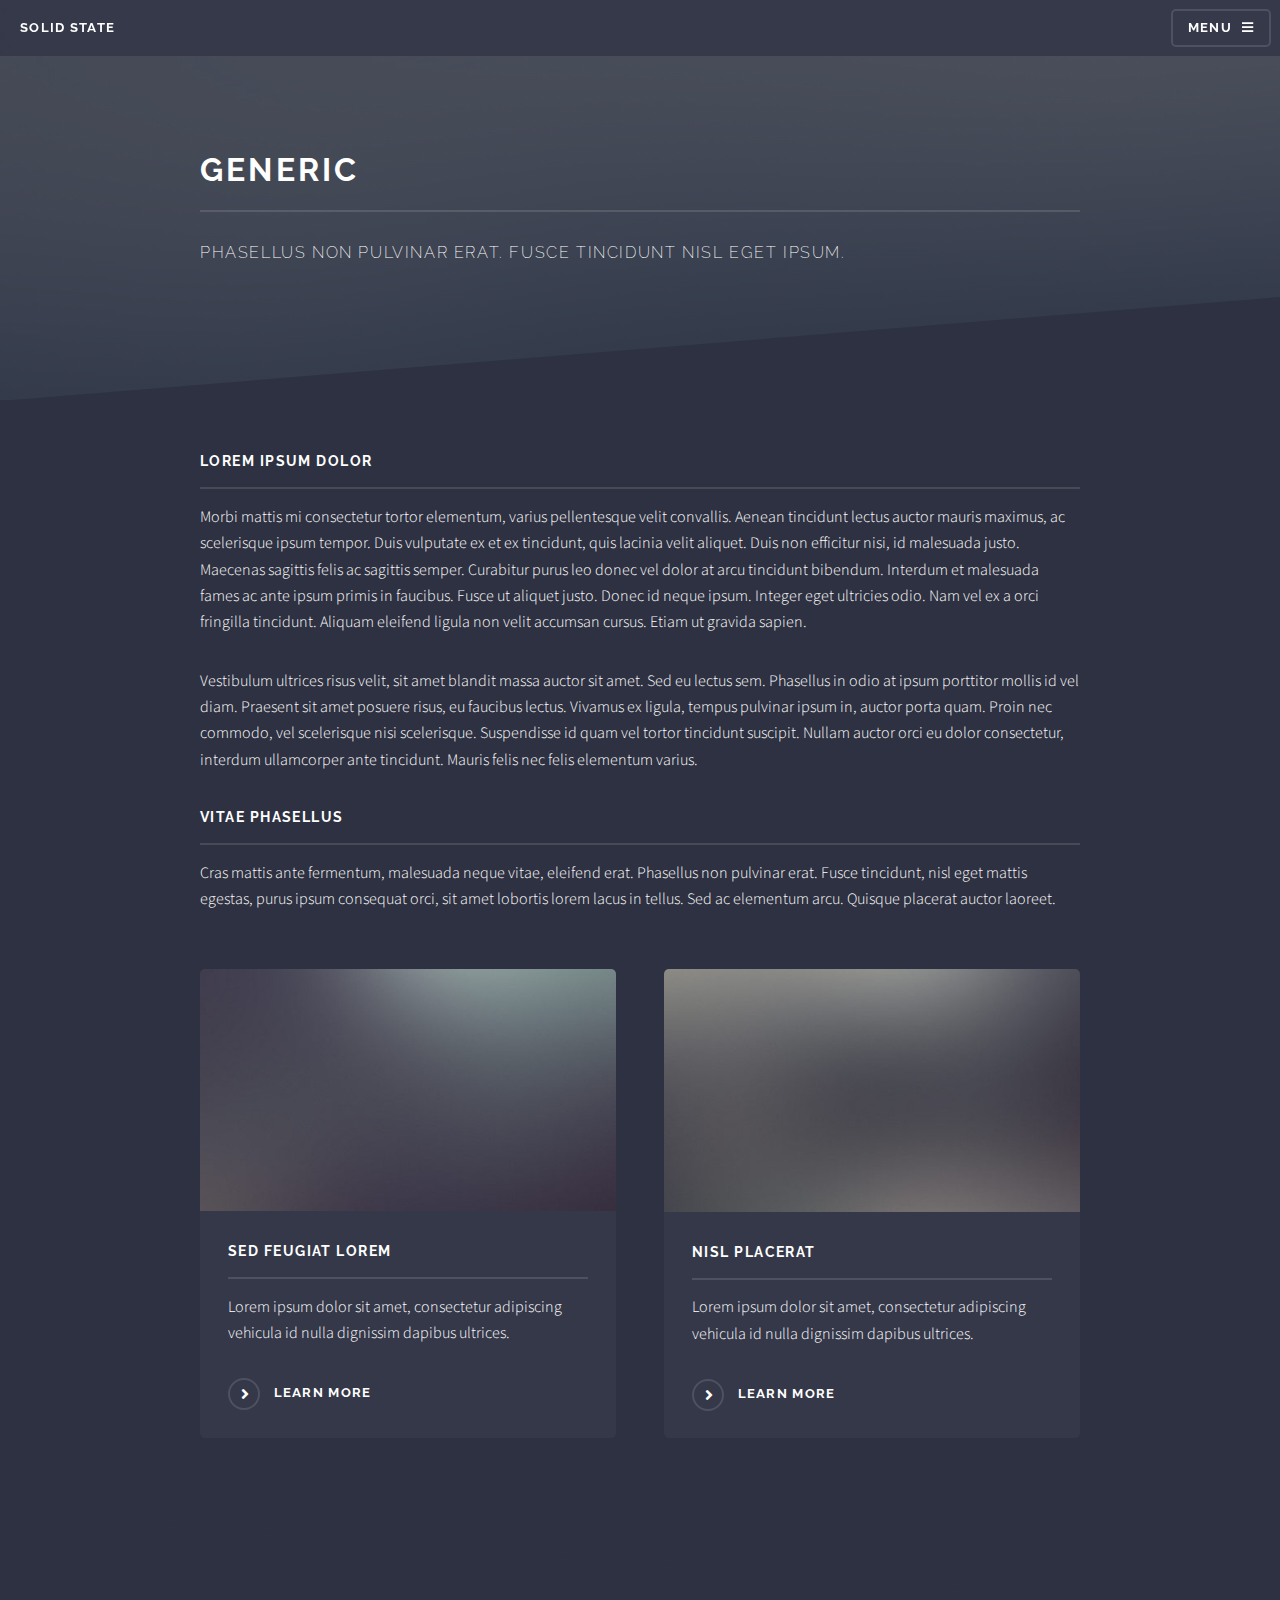
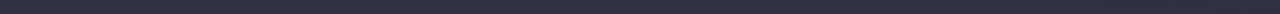
<file: generic.html>
<!DOCTYPE HTML>
<!--
	Solid State by HTML5 UP
	html5up.net | @ajlkn
	Free for personal and commercial use under the CCA 3.0 license (html5up.net/license)
-->
<html>
	<head>
		<title>ComSys</title>
		<meta charset="utf-8" />
		<meta name="viewport" content="width=device-width, initial-scale=1, user-scalable=no" />
		<link rel="stylesheet" href="assets/css/main.css" />
		<noscript><link rel="stylesheet" href="assets/css/noscript.css" /></noscript>
	</head>
	<body class="is-preload">

		<!-- Page Wrapper -->
			<div id="page-wrapper">

				<!-- Header -->
					<header id="header">
						<h1><a href="index.html">Solid State</a></h1>
						<nav>
							<a href="#menu">Menu</a>
						</nav>
					</header>

				<!-- Menu -->
					<nav id="menu">
						<div class="inner">
							<h2>Menu</h2>
							<ul class="links">
								<li><a href="index.html">Home</a></li>
								<li><a href="generic.html">Generic</a></li>
								<li><a href="elements.html">Elements</a></li>
								<li><a href="#">Log In</a></li>
								<li><a href="#">Sign Up</a></li>
							</ul>
							<a href="#" class="close">Close</a>
						</div>
					</nav>

				<!-- Wrapper -->
					<section id="wrapper">
						<header>
							<div class="inner">
								<h2>Generic</h2>
								<p>Phasellus non pulvinar erat. Fusce tincidunt nisl eget ipsum.</p>
							</div>
						</header>

						<!-- Content -->
							<div class="wrapper">
								<div class="inner">

									<h3 class="major">Lorem ipsum dolor</h3>
									<p>Morbi mattis mi consectetur tortor elementum, varius pellentesque velit convallis. Aenean tincidunt lectus auctor mauris maximus, ac scelerisque ipsum tempor. Duis vulputate ex et ex tincidunt, quis lacinia velit aliquet. Duis non efficitur nisi, id malesuada justo. Maecenas sagittis felis ac sagittis semper. Curabitur purus leo donec vel dolor at arcu tincidunt bibendum. Interdum et malesuada fames ac ante ipsum primis in faucibus. Fusce ut aliquet justo. Donec id neque ipsum. Integer eget ultricies odio. Nam vel ex a orci fringilla tincidunt. Aliquam eleifend ligula non velit accumsan cursus. Etiam ut gravida sapien.</p>

									<p>Vestibulum ultrices risus velit, sit amet blandit massa auctor sit amet. Sed eu lectus sem. Phasellus in odio at ipsum porttitor mollis id vel diam. Praesent sit amet posuere risus, eu faucibus lectus. Vivamus ex ligula, tempus pulvinar ipsum in, auctor porta quam. Proin nec commodo, vel scelerisque nisi scelerisque. Suspendisse id quam vel tortor tincidunt suscipit. Nullam auctor orci eu dolor consectetur, interdum ullamcorper ante tincidunt. Mauris felis nec felis elementum varius.</p>

									<h3 class="major">Vitae phasellus</h3>
									<p>Cras mattis ante fermentum, malesuada neque vitae, eleifend erat. Phasellus non pulvinar erat. Fusce tincidunt, nisl eget mattis egestas, purus ipsum consequat orci, sit amet lobortis lorem lacus in tellus. Sed ac elementum arcu. Quisque placerat auctor laoreet.</p>

									<section class="features">
										<article>
											<a href="#" class="image"><img src="images/pic04.jpg" alt="" /></a>
											<h3 class="major">Sed feugiat lorem</h3>
											<p>Lorem ipsum dolor sit amet, consectetur adipiscing vehicula id nulla dignissim dapibus ultrices.</p>
											<a href="#" class="special">Learn more</a>
										</article>
										<article>
											<a href="#" class="image"><img src="images/pic05.jpg" alt="" /></a>
											<h3 class="major">Nisl placerat</h3>
											<p>Lorem ipsum dolor sit amet, consectetur adipiscing vehicula id nulla dignissim dapibus ultrices.</p>
											<a href="#" class="special">Learn more</a>
										</article>
									</section>

								</div>
							</div>

					</section>

			</div>

		<!-- Scripts -->
			<script src="assets/js/jquery.min.js"></script>
			<script src="assets/js/jquery.scrollex.min.js"></script>
			<script src="assets/js/browser.min.js"></script>
			<script src="assets/js/breakpoints.min.js"></script>
			<script src="assets/js/util.js"></script>
			<script src="assets/js/main.js"></script>

	</body>
</html>
</file>
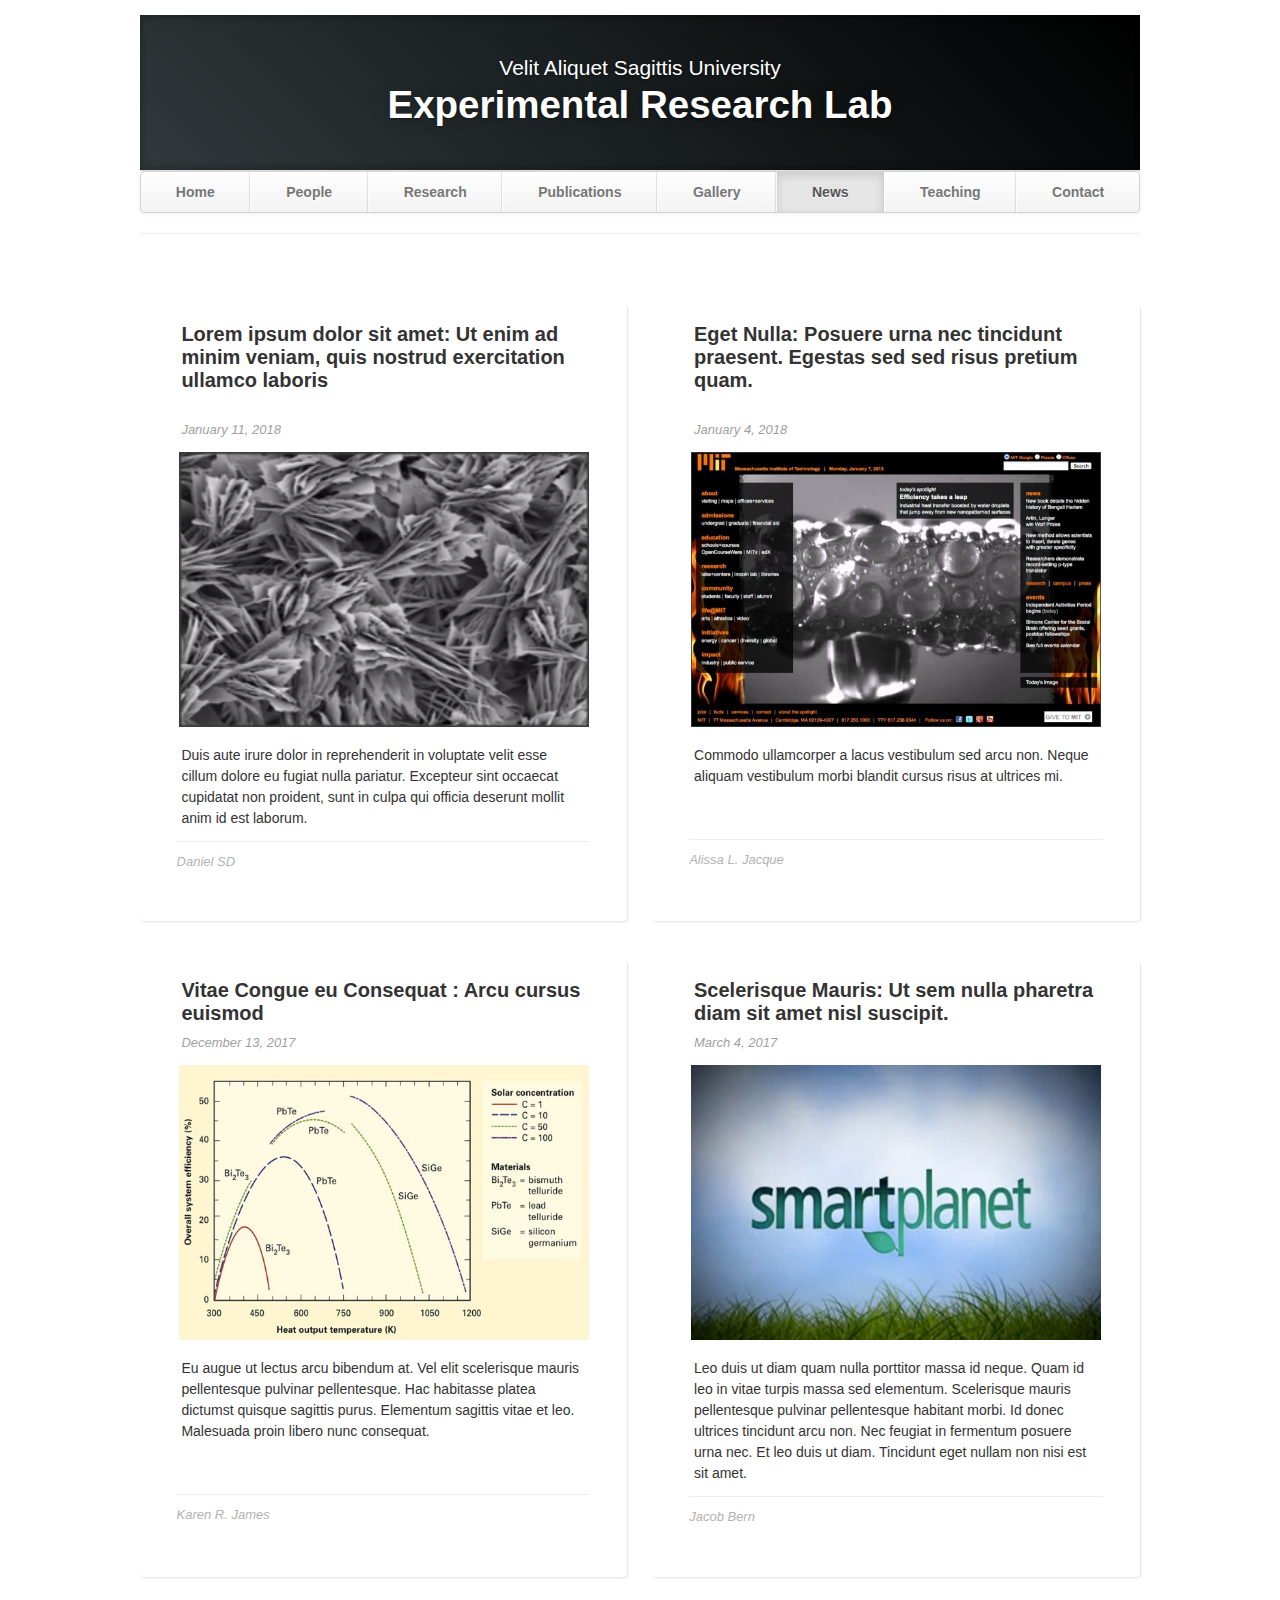
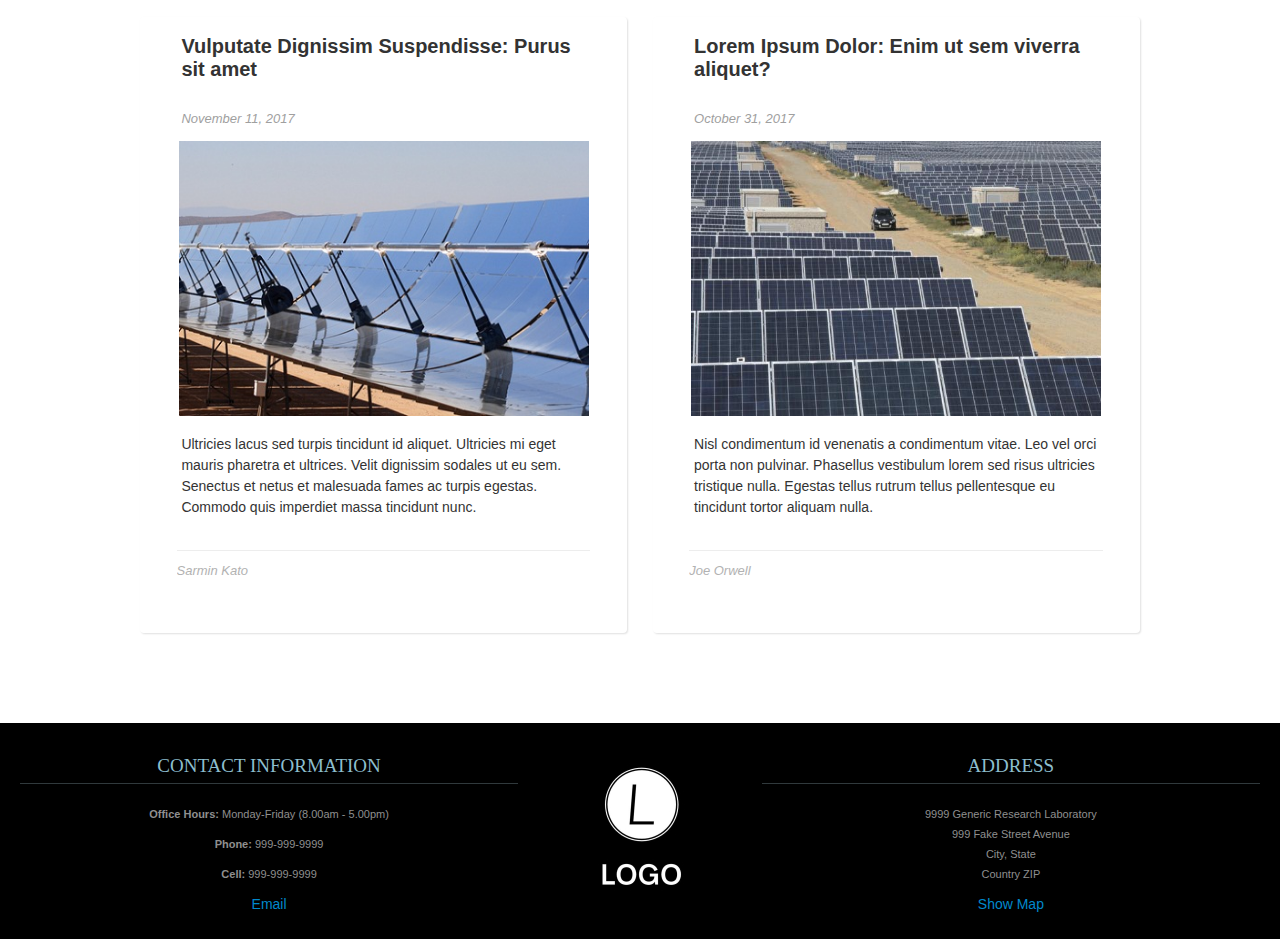
<file: news.html>
<!DOCTYPE html>
<html lang="en">
   <head>
      <meta charset="utf-8">
      <title>News</title>
      <meta name="viewport" content="width=device-width, initial-scale=1.0">
      <meta name="description" content="Research Lab, Home, Velit Aliquet Sagittis University">
      <meta name="author" content="">
      <!-- Le styles -->
      <link href="css/bootstrap.min.css" rel="stylesheet">
      <link href="css/bootstrap-responsive.min.css" rel="stylesheet">
      <link href="css/theme.css" rel="stylesheet">
   </head>
   <body>
      <div class="container">
         <header class="jumbotron subhead" id="overview">
            <p class="lead"> Velit Aliquet Sagittis University </p>
            <h1>Experimental Research Lab</h1>
         </header>
         <div class="masthead">
            <div class="navbar">
               <div class="navbar-inner">
                  <div class="container">
                     <ul class="nav">
                        <li><a href="index.html">Home</a></li>
                        <li><a href="people.html">People</a></li>
                        <li><a href="research.html">Research</a></li>
                        <li><a href="publications.html">Publications</a></li>
                        <li><a href="gallery.html">Gallery</a></li>
                        <li class="active"><a href="#">News</a></li>
                        <li><a href="teaching.html">Teaching</a></li>
                        <li><a href="contact.html">Contact</a></li>
                     </ul>
                  </div>
               </div>
            </div>
         </div>
         <hr>
         <div id="media">
            <div class="row-fluid post_row">
               <div class="span6 post">
                  <div class="text">
                     <h5><a href="https://mitei.mit.edu">Lorem ipsum dolor sit amet: Ut enim ad minim veniam, quis nostrud exercitation ullamco laboris</a></h5>
                     <br/>
                     <span class="date">January 11, 2018</span>
                  </div>
                  <div class="img">
                     <a href="https://mitei.mit.edu">
                     <img src="images/envmonitor2.png" alt="Lorem ipsum dolor sit amet: Ut enim ad minim veniam, quis nostrud exercitation ullamco laboris">
                     </a>
                  </div>
                  <div class="text">
                     <p> Duis aute irure dolor in reprehenderit in voluptate velit esse cillum dolore eu fugiat nulla pariatur. Excepteur sint occaecat cupidatat non proident, sunt in culpa qui officia deserunt mollit anim id est laborum. </p>
                  </div>
                  <div class="author_box">
                     <h6>Daniel SD</h6>
                  </div>
               </div>
               <div class="span6 post">
                  <div class="text">
                     <h5><a href="http://web.mit.edu">Eget Nulla: Posuere urna nec tincidunt praesent. Egestas sed sed risus pretium quam.</a></h5>
                     <br/>
                     <span class="date">January 4, 2018</span>                        
                  </div>
                  <div class="img">
                     <a href="http://web.mit.edu">
                     <img src="images/mit-spotlight1.png" alt="Eget Nulla: Posuere urna nec tincidunt praesent. Egestas sed sed risus pretium quam.">
                     </a>
                  </div>
                  <div class="text">
                     <p>Commodo ullamcorper a lacus vestibulum sed arcu non. Neque aliquam vestibulum morbi blandit cursus risus at ultrices mi. </p>
                     <br/>
                     <br/>
                  </div>
                  <div class="author_box">
                     <h6>Alissa L. Jacque</h6>
                  </div>
               </div>
            </div>
            <div class="row-fluid post_row">
               <div class="span6 post">
                  <div class="text">
                     <h5><a href="https://mitei.mit.edu">Vitae Congue eu Consequat : Arcu cursus euismod</a></h5>
                     <span class="date">December 13, 2017</span>
                  </div>
                  <div class="img">
                     <a href="https://mitei.mit.edu">
                     <img src="images/harnessingsolar-3.jpg" alt="Vitae Congue eu Consequat : Arcu cursus euismod">
                     </a>
                  </div>
                  <div class="text">
                     <p> Eu augue ut lectus arcu bibendum at. Vel elit scelerisque mauris pellentesque pulvinar pellentesque. Hac habitasse platea dictumst quisque sagittis purus. Elementum sagittis vitae et leo. Malesuada proin libero nunc consequat.</p>
                     <br/>
                     <br/>
                  </div>
                  <div class="author_box">
                     <h6>Karen R. James</h6>
                  </div>
               </div>
               <div class="span6 post">
                  <div class="text">
                     <h5><a href="https://mitei.mit.edu">Scelerisque Mauris: Ut sem nulla pharetra diam sit amet nisl suscipit.</a></h5>
                     <span class="date">March 4, 2017</span>
                  </div>
                  <div class="img">
                     <a href="https://mitei.mit.edu">
                     <img src="images/smartplanet.png" alt="Scelerisque Mauris: Ut sem nulla pharetra diam sit amet nisl suscipit.">
                     </a>
                  </div>
                  <div class="text">
                     <p>Leo duis ut diam quam nulla porttitor massa id neque. Quam id leo in vitae turpis massa sed elementum. Scelerisque mauris pellentesque pulvinar pellentesque habitant morbi. Id donec ultrices tincidunt arcu non. Nec feugiat in fermentum posuere urna nec. Et leo duis ut diam. Tincidunt eget nullam non nisi est sit amet. </p>
                  </div>
                  <div class="author_box">
                     <h6>Jacob Bern</h6>
                  </div>
               </div>
            </div>
            <div class="row-fluid post_row">
               <div class="span6 post">
                  <div class="text">
                     <h5><a href="https://mitei.mit.edu">Vulputate Dignissim Suspendisse: Purus sit amet</a></h5>
                     <br/>
                     <span class="date">November 11, 2017</span>
                  </div>
                  <div class="img">
                     <a href="https://mitei.mit.edu">
                     <img src="images/parabolic.jpg" alt="Vulputate Dignissim Suspendisse: Purus sit amet">
                     </a>
                  </div>
                  <div class="text">
                     <p>Ultricies lacus sed turpis tincidunt id aliquet. Ultricies mi eget mauris pharetra et ultrices. Velit dignissim sodales ut eu sem. Senectus et netus et malesuada fames ac turpis egestas. Commodo quis imperdiet massa tincidunt nunc.</p>
                     <br/>
                  </div>
                  <div class="author_box">
                     <h6>Sarmin Kato</h6>
                  </div>
               </div>
               <div class="span6 post">
                  <div class="text">
                     <h5><a href="https://mitei.mit.edu">Lorem Ipsum Dolor: Enim ut sem viverra aliquet?</a></h5>
                     <br/>
                     <span class="date">October 31, 2017</span>                     
                  </div>
                  <div class="img">
                     <a href="https://mitei.mit.edu">
                     <img src="images/solarenergypowerstation.jpg" alt="Lorem Ipsum Dolor: Enim ut sem viverra aliquet?">
                     </a>
                  </div>
                  <div class="text">
                     <p> Nisl condimentum id venenatis a condimentum vitae. Leo vel orci porta non pulvinar. Phasellus vestibulum lorem sed risus ultricies tristique nulla. Egestas tellus rutrum tellus pellentesque eu tincidunt tortor aliquam nulla. </p>
                     <br/>
                  </div>
                  <div class="author_box">
                     <h6>Joe Orwell</h6>
                  </div>
               </div>
            </div>
         </div>
      </div>
      <footer id="footer">
         <div class="container-fluid">
            <div class="row-fluid">
               <div class="span5">
                  <h3>Contact Information</h3>
                  <p><b>Office Hours: </b>Monday-Friday (8.00am - 5.00pm)</p>
                  <p><b>Phone: </b>999-999-9999</p>
                  <p><b>Cell: </b>999-999-9999</p>
                  <a href="mailto:your.email@uni.edu">Email</a>
               </div>
               <div class="span2">
                  <a href="https://mybrandnewlogo.com/"><img src = "thumbs/generic-logo.JPG" alt="research-lab-logo"/></a>
               </div>
               <div class="span5">
                  <h3>Address</h3>
                  <p>9999 Generic Research Laboratory<br>
                     999 Fake Street Avenue<br>
                     City, State<br>
                     Country ZIP
                  </p>
                  <a href="http://maps.google.com/">Show Map</a>
               </div>
            </div>
         </div>
      </footer>

      <!-- Le javascript
         ================================================== -->
      <!-- Placed at the end of the document so the pages load faster -->
      <script src="js/jquery-1.9.1.min.js"></script>
      <script src="js/bootstrap.min.js"></script>
      <script>
         $(document).ready(function() {
             $(document.body).scrollspy({
                 target: "#navparent"
             });
         });
      </script>
   </body>
</html>
</file>
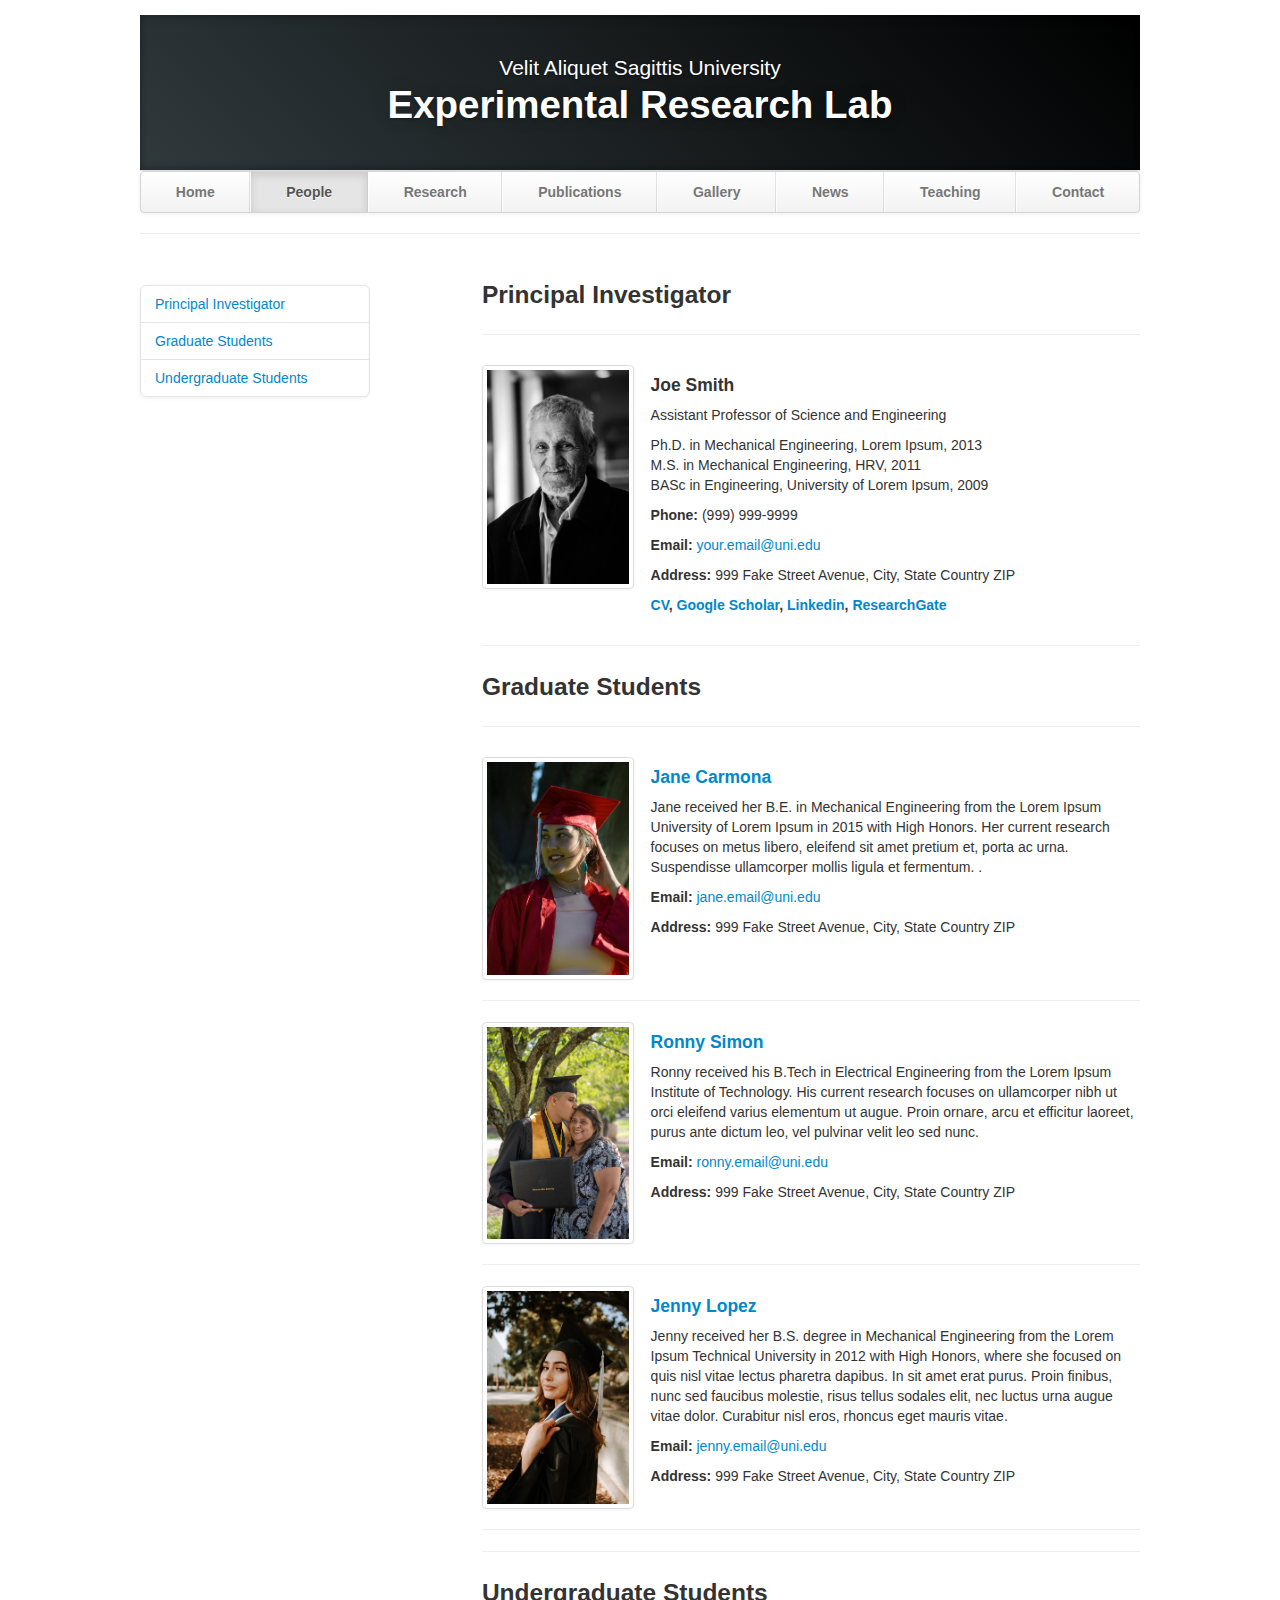
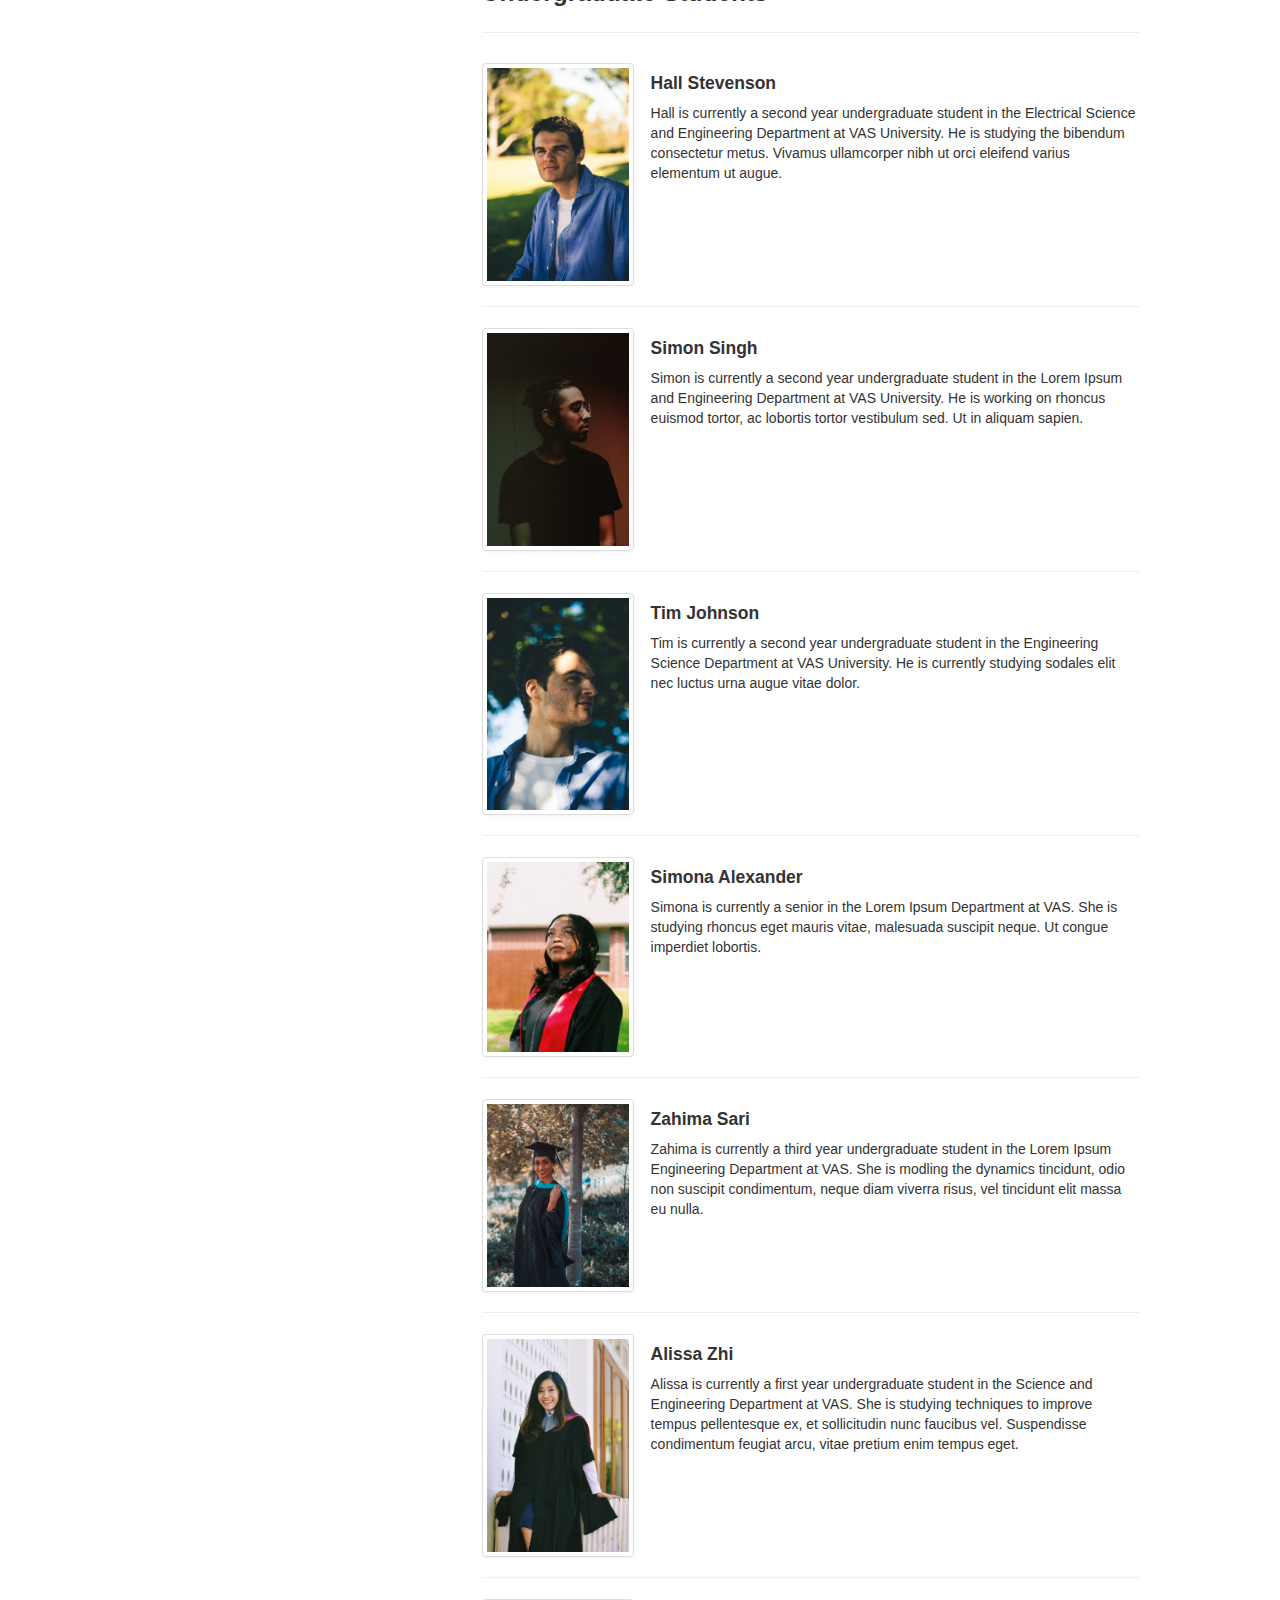
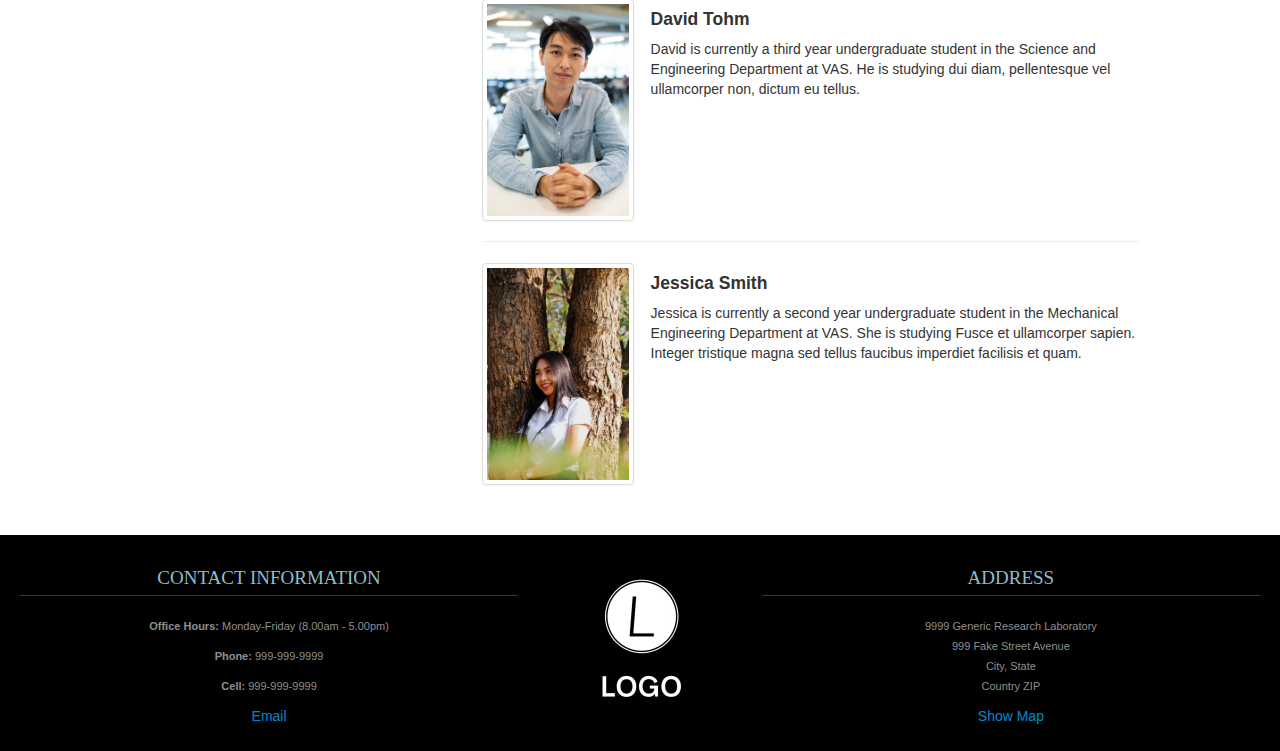
<file: people.html>
<!DOCTYPE html>
<html lang="en">
   <head>
      <meta charset="utf-8">
      <title>People</title>
      <meta name="viewport" content="width=device-width, initial-scale=1.0">
      <meta name="description" content="Research Lab, Home, Velit Aliquet Sagittis University">
      <meta name="author" content="">
      <!-- Le styles -->
      <link href="css/bootstrap.min.css" rel="stylesheet">
      <link href="css/bootstrap-responsive.min.css" rel="stylesheet">
      <link href="css/theme.css" rel="stylesheet">
   </head>
   <body>
      <div class="container">
         <header class="jumbotron subhead" id="overview">
            <p class="lead"> Velit Aliquet Sagittis University </p>
            <h1>Experimental Research Lab</h1>
         </header>
         <div class="masthead">
            <div class="navbar">
               <div class="navbar-inner">
                  <div class="container">
                     <ul class="nav">
                        <li><a href="index.html">Home</a></li>
                        <li class="active"><a href="#">People</a></li>
                        <li><a href="research.html">Research</a></li>
                        <li><a href="publications.html">Publications</a></li>
                        <li><a href="gallery.html">Gallery</a></li>
                        <li><a href="news.html">News</a></li>
                        <li><a href="teaching.html">Teaching</a></li>
                        <li><a href="contact.html">Contact</a></li>
                     </ul>
                  </div>
               </div>
            </div>
         </div>
         <hr>
         <div class="row-fluid">
            <div class="span3 bs-docs-sidebar" id="navparent">
               <ul class="nav nav-list bs-docs-sidenav" data-spy="affix" data-offset-top="200" data-offset-bottom="260">
                  <li><a href="#principalinvestigator"> Principal Investigator </a></li>
                  <li><a href="#graduate">Graduate Students</a></li>
                  <li><a href="#undergraduate">Undergraduate Students</a></li>
               </ul>
            </div>
            <div class="span8 offset1">
               <section id="principalinvestigator">
                  <div class="page-header">
                     <h3>Principal Investigator</h3>
                  </div>
                  <div class="row-fluid">
                     <div class="span3">
                        <a href="https://unsplash.com/photos/aCZ2hiC-iDk" class="thumbnail">
                        <img src="thumbs/prof-photo2.jpg" alt="Joe Smith"/>
                        </a>
                     </div>
                     <div class="span9">
                        <h4>Joe Smith</h4>
                        <p>Assistant Professor of Science and Engineering</p>
                        <p>Ph.D. in Mechanical Engineering, Lorem Ipsum, 2013<br/>M.S. in Mechanical Engineering, HRV, 2011<br/>BASc in Engineering, University of Lorem Ipsum, 2009</p>
                        <p><b>Phone: </b>(999) 999-9999 </p>
                        <p><b>Email: </b><a href="mailto:your.email@uni.edu">your.email@uni.edu</a></p>
                        <p><b>Address: </b>999 Fake Street Avenue, City, State Country ZIP</p>
                        <p><b><a href="https://www.myperfectcv.co.uk/cv-examples/chemistry-lab-technician-cv-sample">CV</a>, <a href="http://scholar.google.com">Google Scholar</a>, <a href="https://www.linkedin.com">Linkedin</a>, <a href="http://www.researchgate.net">ResearchGate</a></b></p>
                     </div>
                  </div>
               </section>
               <hr>
               <section id="graduate">
                  <div class="page-header">
                     <h3>Graduate Students</h3>
                  </div>
                  <div class="row-fluid">
                     <div class="span3">
                        <a href="https://unsplash.com/photos/aaaGLiTRqkg" class="thumbnail">
                        <img src="thumbs/jane-carmona.jpg" alt="Jane Carmona"/>
                        </a>
                     </div>
                     <div class="span9">
                        <h4><a href="https://unsplash.com/photos/aaaGLiTRqkg">Jane Carmona</a></h4>
                        <p>Jane received her B.E. in Mechanical Engineering from the Lorem Ipsum University of Lorem Ipsum in 2015 with High Honors. Her current research focuses on metus libero, eleifend sit amet pretium et, porta ac urna. Suspendisse ullamcorper mollis ligula et fermentum. .</p>
                        <p><b>Email: </b><a href="mailto:jane.email@uni.edu">jane.email@uni.edu</a></p>
                        <p><b>Address: </b>999 Fake Street Avenue, City, State Country ZIP</p>
                     </div>
                  </div>
                  <hr>
                  <div class="row-fluid">
                     <div class="span3">
                        <a href="https://unsplash.com/photos/LUdelQ2EO2g" class="thumbnail">
                        <img src="thumbs/ronny-sison.jpg" alt="Ronny Simon"/>
                        </a>
                     </div>
                     <div class="span9">
                        <h4><a href="https://unsplash.com/photos/LUdelQ2EO2g">Ronny Simon</a></h4>
                        <p>Ronny received his B.Tech in Electrical Engineering from the Lorem Ipsum Institute of Technology. His current research focuses on ullamcorper nibh ut orci eleifend varius elementum ut augue. Proin ornare, arcu et efficitur laoreet, purus ante dictum leo, vel pulvinar velit leo sed nunc. </p>
                        <p><b>Email: </b><a href="mailto:ronny.email@uni.edu">ronny.email@uni.edu</a></p>
                        <p><b>Address: </b>999 Fake Street Avenue, City, State Country ZIP</p>
                     </div>
                  </div>
                  <hr>
                  <div class="row-fluid">
                     <div class="span3">
                        <a href="https://unsplash.com/photos/nomivMNW07o" class="thumbnail">
                        <img src="thumbs/graduate-1.jpg" alt="Jenny Lopez"/>
                        </a>
                     </div>
                     <div class="span9">
                        <h4><a href="https://unsplash.com/photos/nomivMNW07o">Jenny Lopez</a></h4>
                        <p>Jenny received her B.S. degree in Mechanical Engineering from the Lorem Ipsum Technical University in 2012 with High Honors, where she focused on quis nisl vitae lectus pharetra dapibus. In sit amet erat purus. Proin finibus, nunc sed faucibus molestie, risus tellus sodales elit, nec luctus urna augue vitae dolor. Curabitur nisl eros, rhoncus eget mauris vitae.</p>
                        <p><b>Email: </b><a href="mailto:jenny.email@uni.edu">jenny.email@uni.edu</a></p>
                        <p><b>Address: </b>999 Fake Street Avenue, City, State Country ZIP</p>
                     </div>
                  </div>
                  <hr>
               </section>
               <hr>
               <section id="undergraduate">
                  <div class="page-header">
                     <h3>Undergraduate Students</h3>
                  </div>
                  <div class="row-fluid">
                     <div class="span3">
                        <a href="https://unsplash.com/photos/unr5ZqXXvqU" class="thumbnail">
                        <img src="thumbs/undergrad-1.jpg" alt="Hall Stevenson"/>
                        </a>
                     </div>
                     <div class="span9">
                        <h4>Hall Stevenson</h4>
                        <p>Hall is currently a second year undergraduate student in the Electrical Science and Engineering Department at VAS University. He is studying the bibendum consectetur metus. Vivamus ullamcorper nibh ut orci eleifend varius elementum ut augue.</p>
                     </div>
                  </div>
                  <hr>
                  <div class="row-fluid">
                     <div class="span3">
                        <a href="https://unsplash.com/photos/GIy2ly37Kw8" class="thumbnail">
                        <img src="thumbs/graduate-2.jpg" alt="Simon Singh"/>
                        </a>
                     </div>
                     <div class="span9">
                        <h4>Simon Singh</h4>
                        <p>Simon is currently a second year undergraduate student in the Lorem Ipsum and Engineering Department at VAS University. He is working on rhoncus euismod tortor, ac lobortis tortor vestibulum sed. Ut in aliquam sapien. </p>
                     </div>
                  </div>
                  <hr>
                  <div class="row-fluid">
                     <div class="span3">
                        <a href="https://unsplash.com/photos/dju4--IW7Qw" class="thumbnail">
                        <img src="thumbs/graduate-3.jpg" alt="Tim Johnson"/>
                        </a>
                     </div>
                     <div class="span9">
                        <h4>Tim Johnson</h4>
                        <p>Tim is currently a second year undergraduate student in the Engineering Science Department at VAS University. He is currently studying sodales elit nec luctus urna augue vitae dolor. </p>
                     </div>
                  </div>
                  <hr>
                  <div class="row-fluid">
                     <div class="span3">
                        <a href="https://unsplash.com/photos/lEMHg4RFTW8" class="thumbnail">
                        <img src="thumbs/graduate-4.jpg" alt="Simona Alexander"/>
                        </a>
                     </div>
                     <div class="span9">
                        <h4>Simona Alexander</h4>
                        <p>Simona is currently a senior in the Lorem Ipsum Department at VAS. She is studying rhoncus eget mauris vitae, malesuada suscipit neque. Ut congue imperdiet lobortis. </p>
                     </div>
                  </div>
                  <hr>
                  <div class="row-fluid">
                     <div class="span3">
                        <a href="https://unsplash.com/photos/Nyt7CeiNXQw" class="thumbnail">
                        <img src="thumbs/graduate-5.jpg" alt="Zahima Sari"/>
                        </a>
                     </div>
                     <div class="span9">
                        <h4>Zahima Sari</h4>
                        <p>Zahima is currently a third year undergraduate student in the Lorem Ipsum Engineering Department at VAS. She is modling the dynamics tincidunt, odio non suscipit condimentum, neque diam viverra risus, vel tincidunt elit massa eu nulla. </p>
                     </div>
                  </div>
                  <hr>
                  <div class="row-fluid">
                     <div class="span3">
                        <a href="https://unsplash.com/photos/fNZfMhyd8Hs" class="thumbnail">
                        <img src="thumbs/graduate-6.jpg" alt="Alissa Zhi"/>
                        </a>
                     </div>
                     <div class="span9">
                        <h4>Alissa Zhi</h4>
                        <p>Alissa is currently a first year undergraduate student in the Science and Engineering Department at VAS. She is studying techniques to improve tempus pellentesque ex, et sollicitudin nunc faucibus vel. Suspendisse condimentum feugiat arcu, vitae pretium enim tempus eget.</p>
                     </div>
                  </div>
                  <hr>
                  <div class="row-fluid">
                     <div class="span3">
                        <a href="https://unsplash.com/photos/WC7KIHo13Fc" class="thumbnail">
                        <img src="thumbs/graduate-7.jpg" alt="David Tohm"/>
                        </a>
                     </div>
                     <div class="span9">
                        <h4>David Tohm</h4>
                        <p>David is currently a third year undergraduate student in the Science and Engineering Department at VAS. He is studying dui diam, pellentesque vel ullamcorper non, dictum eu tellus.</p>
                     </div>
                  </div>
                  <hr>
                  <div class="row-fluid">
                     <div class="span3">
                        <a href="https://unsplash.com/photos/APmln0DMSac" class="thumbnail">
                        <img src="thumbs/graduate-8.jpg" alt="Jessica Smith"/>
                        </a>
                     </div>
                     <div class="span9">
                        <h4>Jessica Smith</h4>
                        <p>Jessica is currently a second year undergraduate student in the Mechanical Engineering Department at VAS. She is studying Fusce et ullamcorper sapien. Integer tristique magna sed tellus faucibus imperdiet facilisis et quam.</p>
                     </div>
                  </div>
               </section>
            </div>
         </div>
      </div>
      <footer id="footer">
         <div class="container-fluid">
            <div class="row-fluid">
               <div class="span5">
                  <h3>Contact Information</h3>
                  <p><b>Office Hours: </b>Monday-Friday (8.00am - 5.00pm)</p>
                  <p><b>Phone: </b>999-999-9999</p>
                  <p><b>Cell: </b>999-999-9999</p>
                  <a href="mailto:your.email@uni.edu">Email</a>
               </div>
               <div class="span2">
                  <a href="https://mybrandnewlogo.com/"><img src = "thumbs/generic-logo.JPG" alt="research-lab-logo"/></a>
               </div>
               <div class="span5">
                  <h3>Address</h3>
                  <p>9999 Generic Research Laboratory<br>
                     999 Fake Street Avenue<br>
                     City, State<br>
                     Country ZIP
                  </p>
                  <a href="http://maps.google.com/">Show Map</a>
               </div>
            </div>
         </div>
      </footer>

      <!-- Le javascript
         ================================================== -->
      <!-- Placed at the end of the document so the pages load faster -->
      <script src="js/jquery-1.9.1.min.js"></script>
      <script src="js/bootstrap.min.js"></script>
      <script>
         $(document).ready(function() {
             $(document.body).scrollspy({
                 target: "#navparent"
             });
         });
         
      </script>
   </body>
</html>
</file>
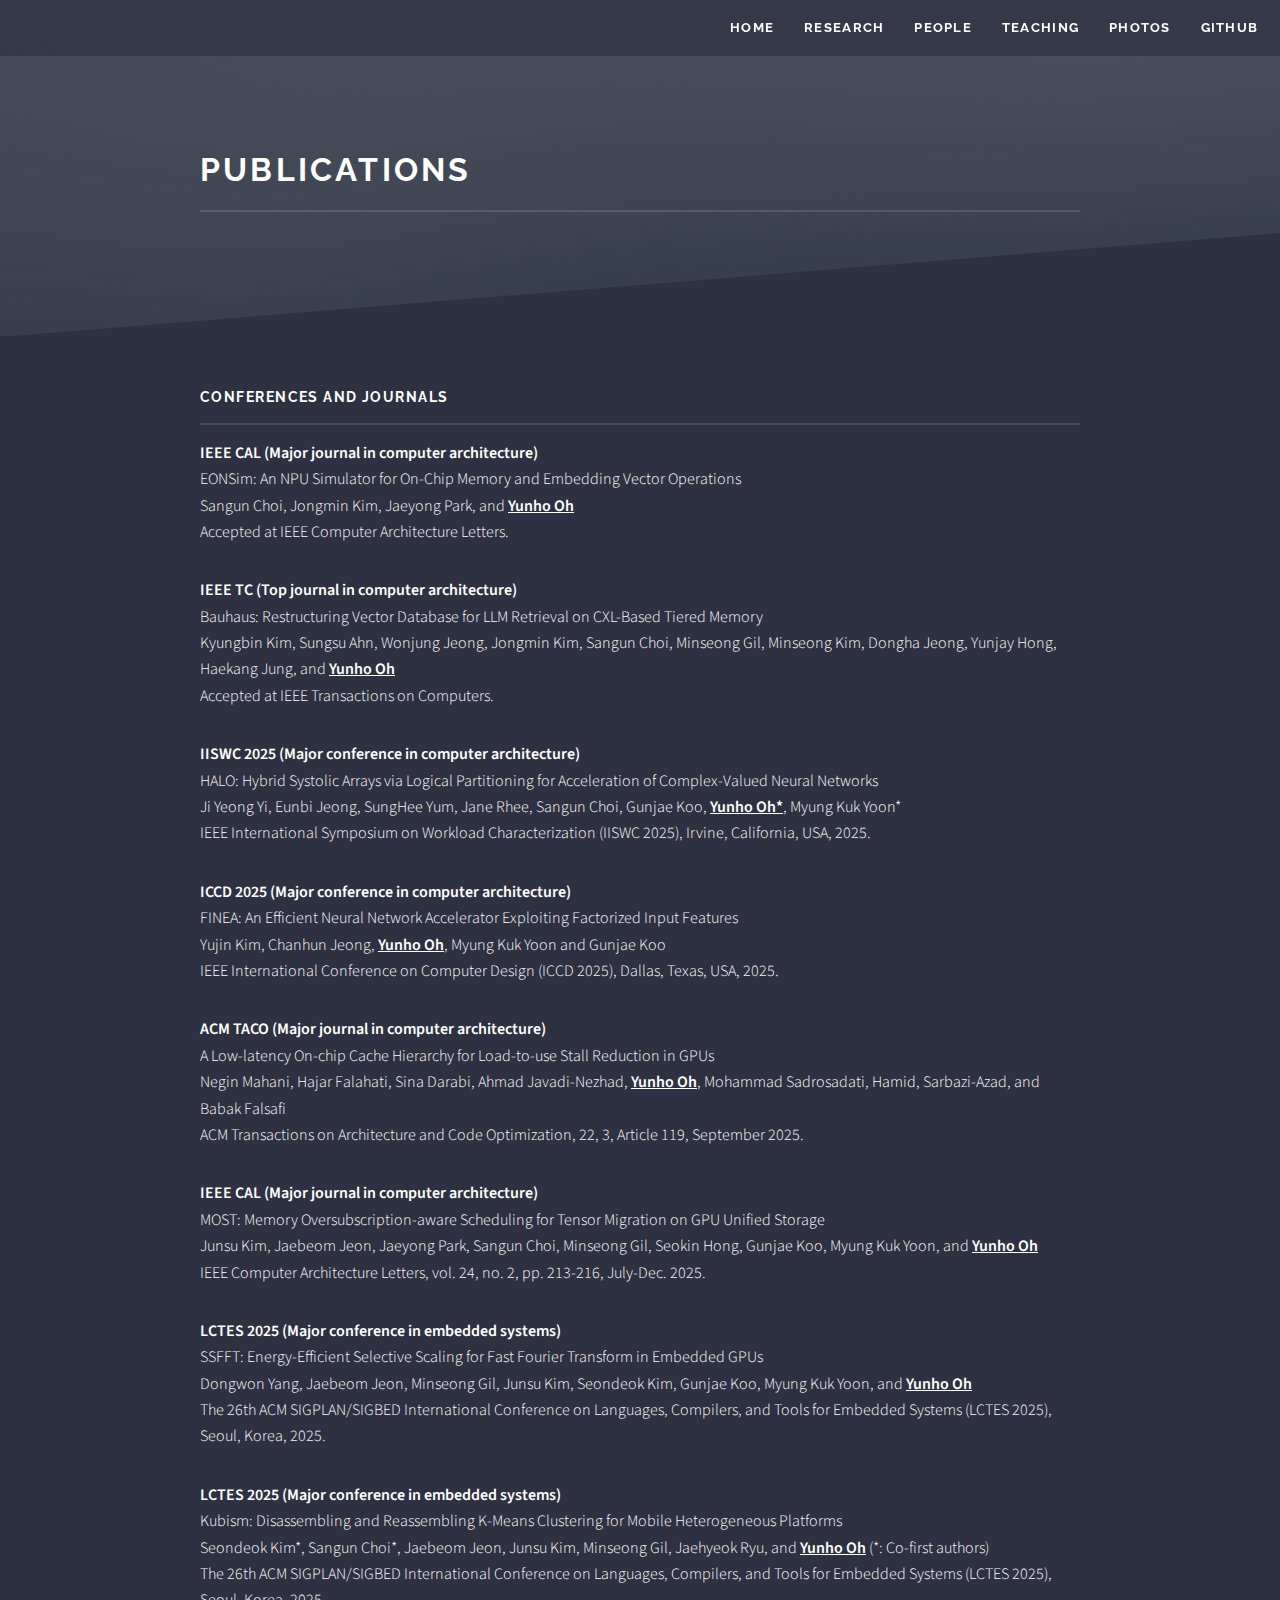
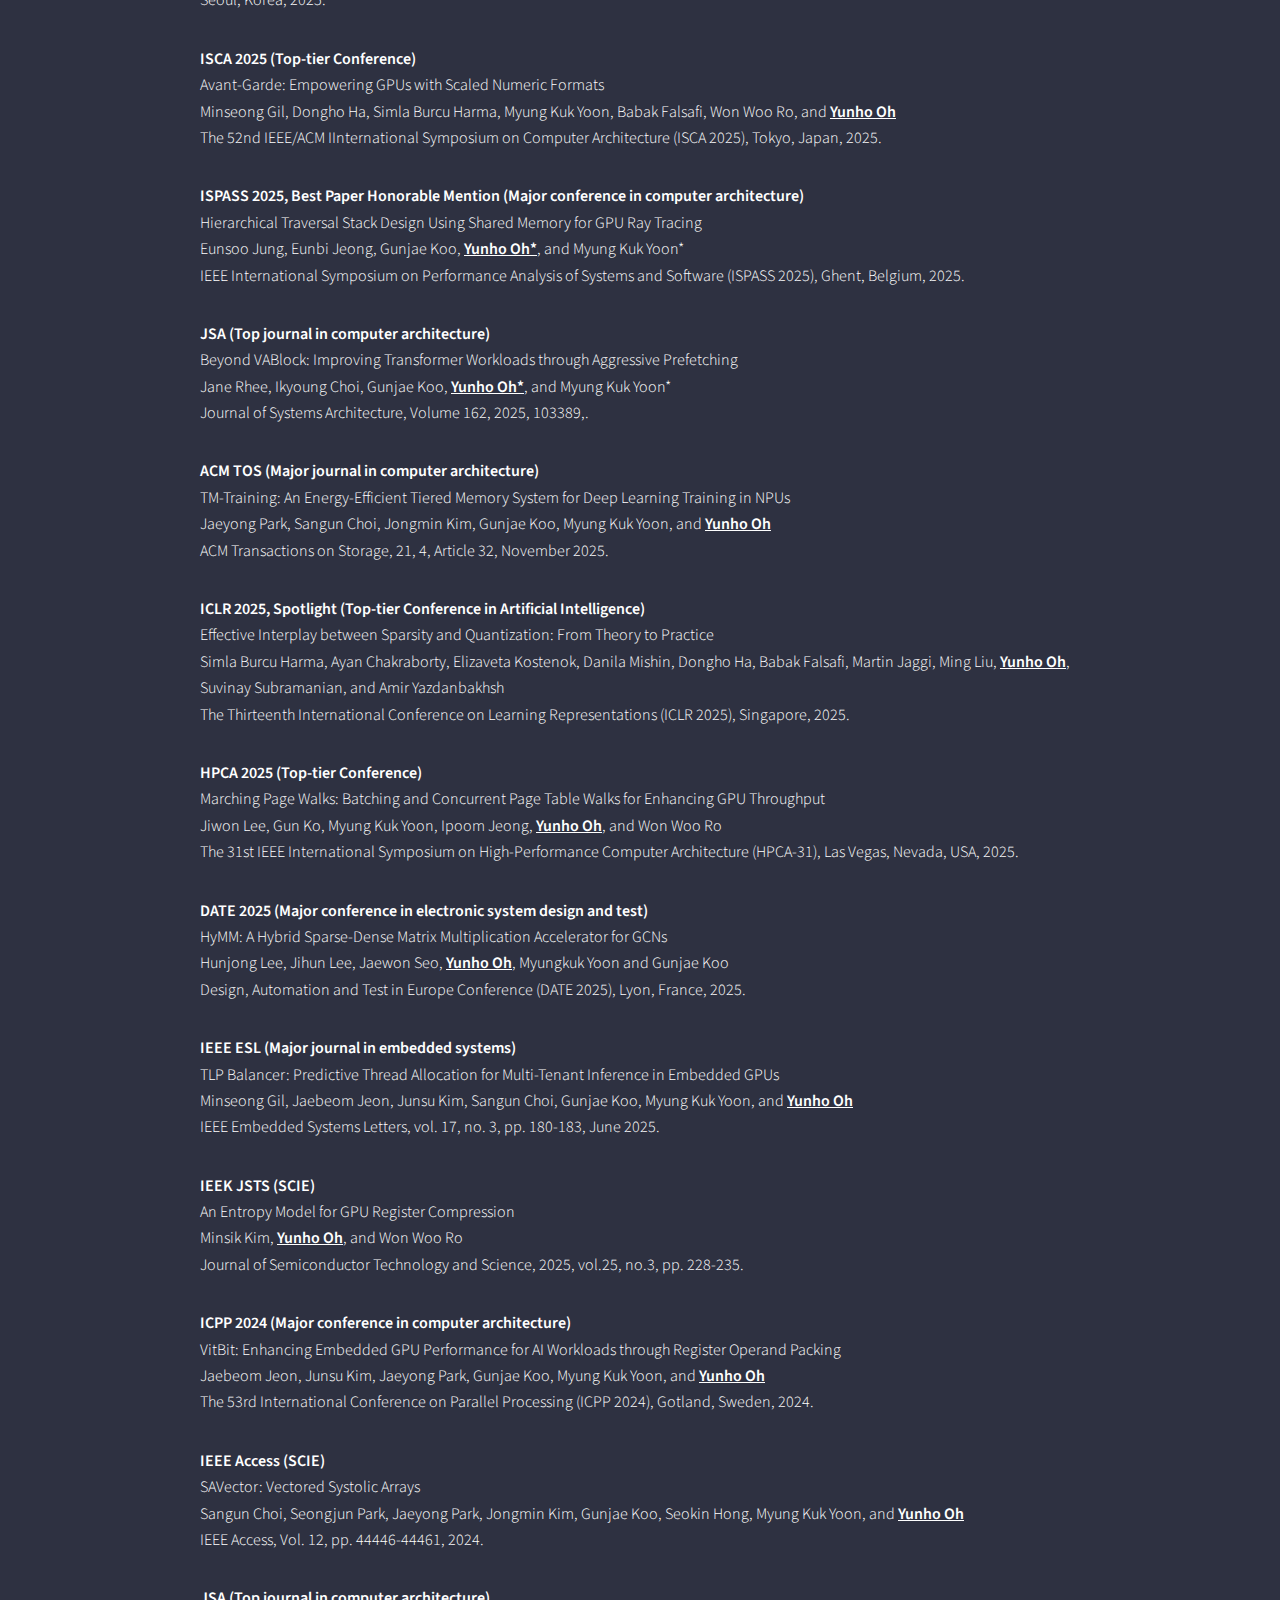
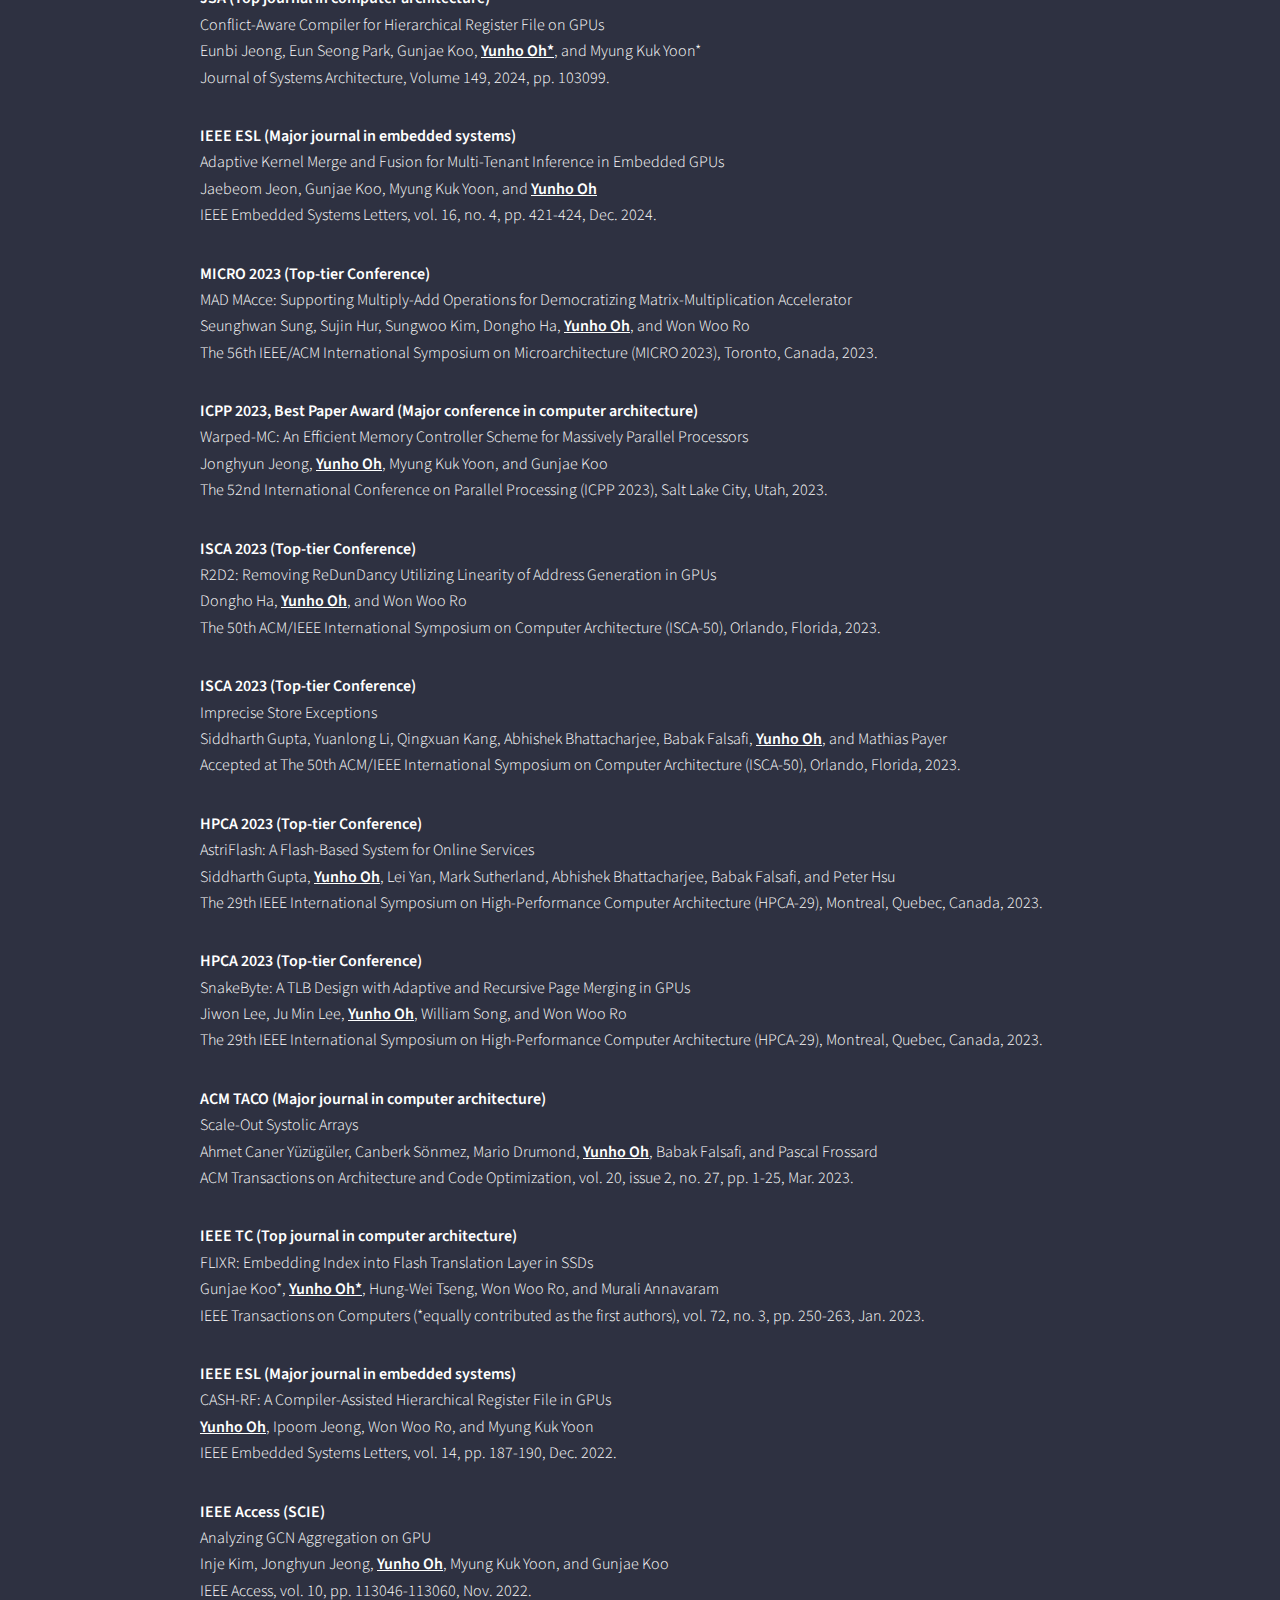
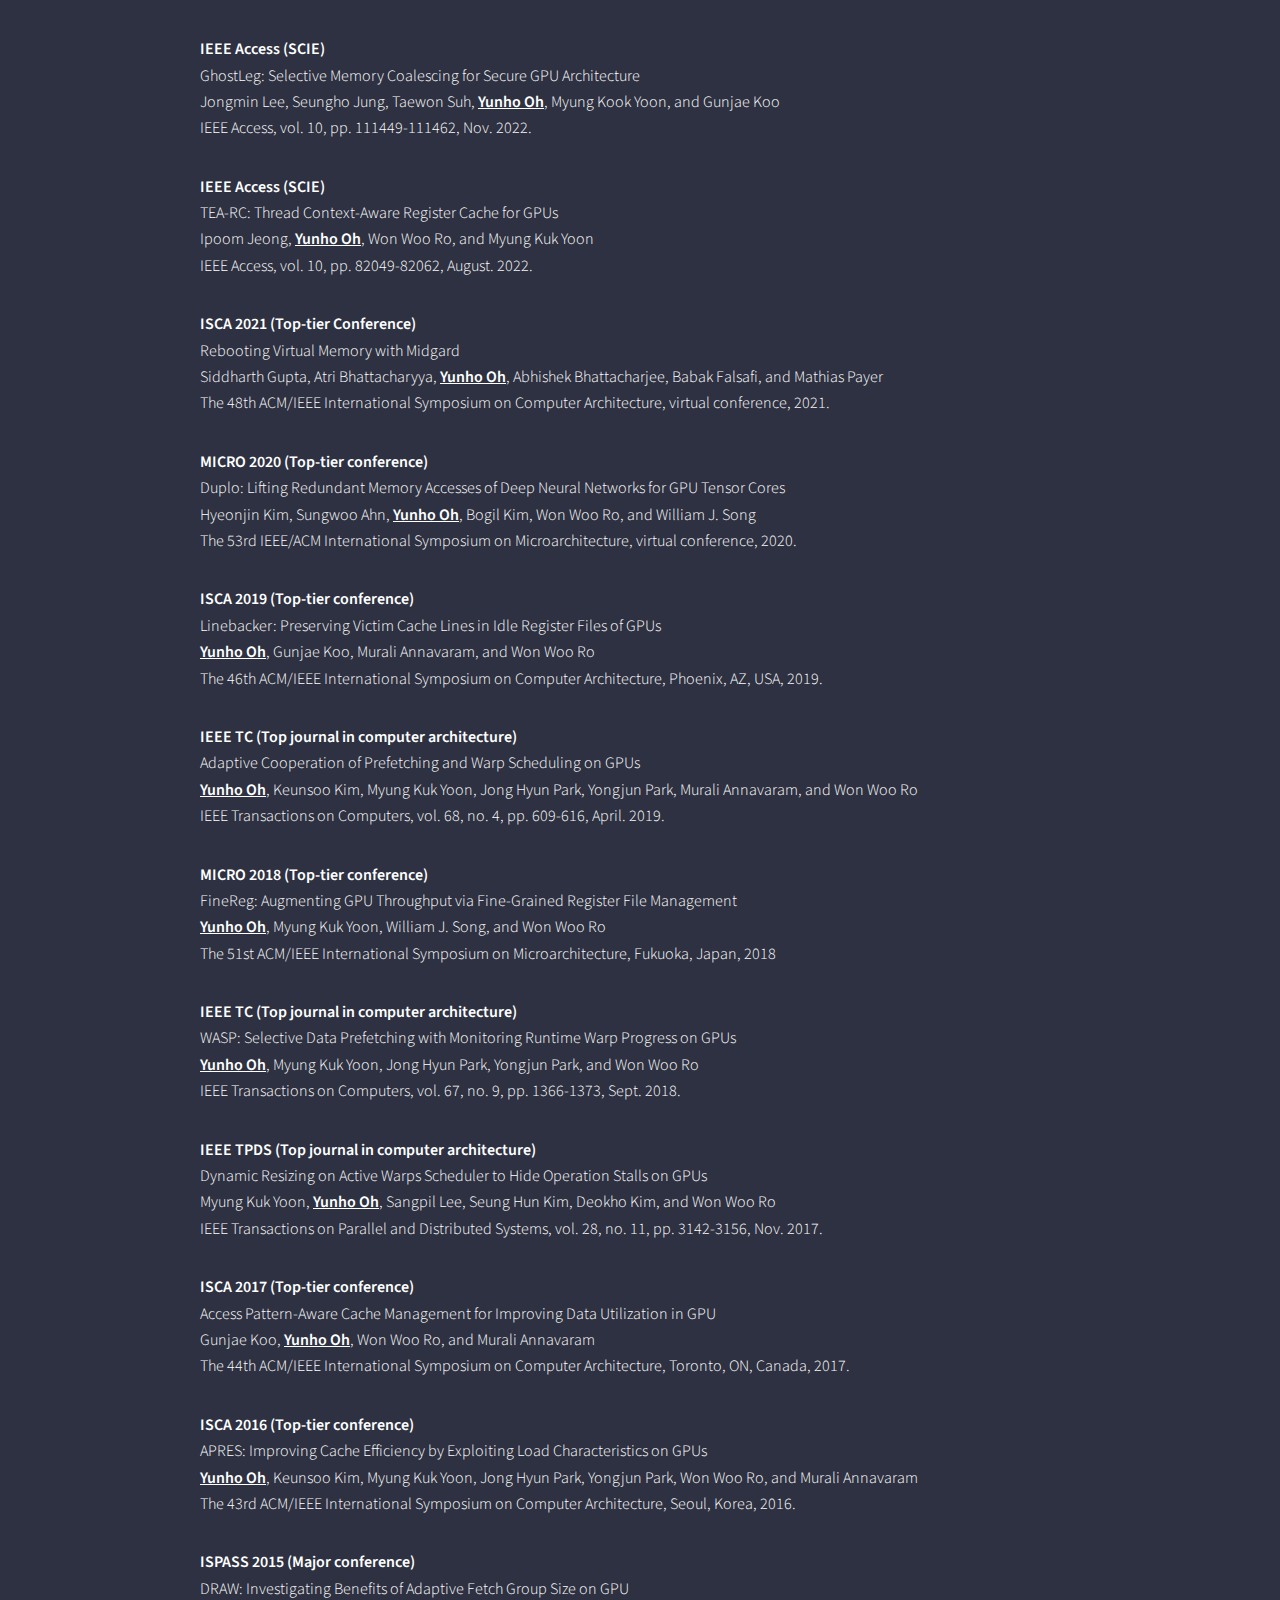
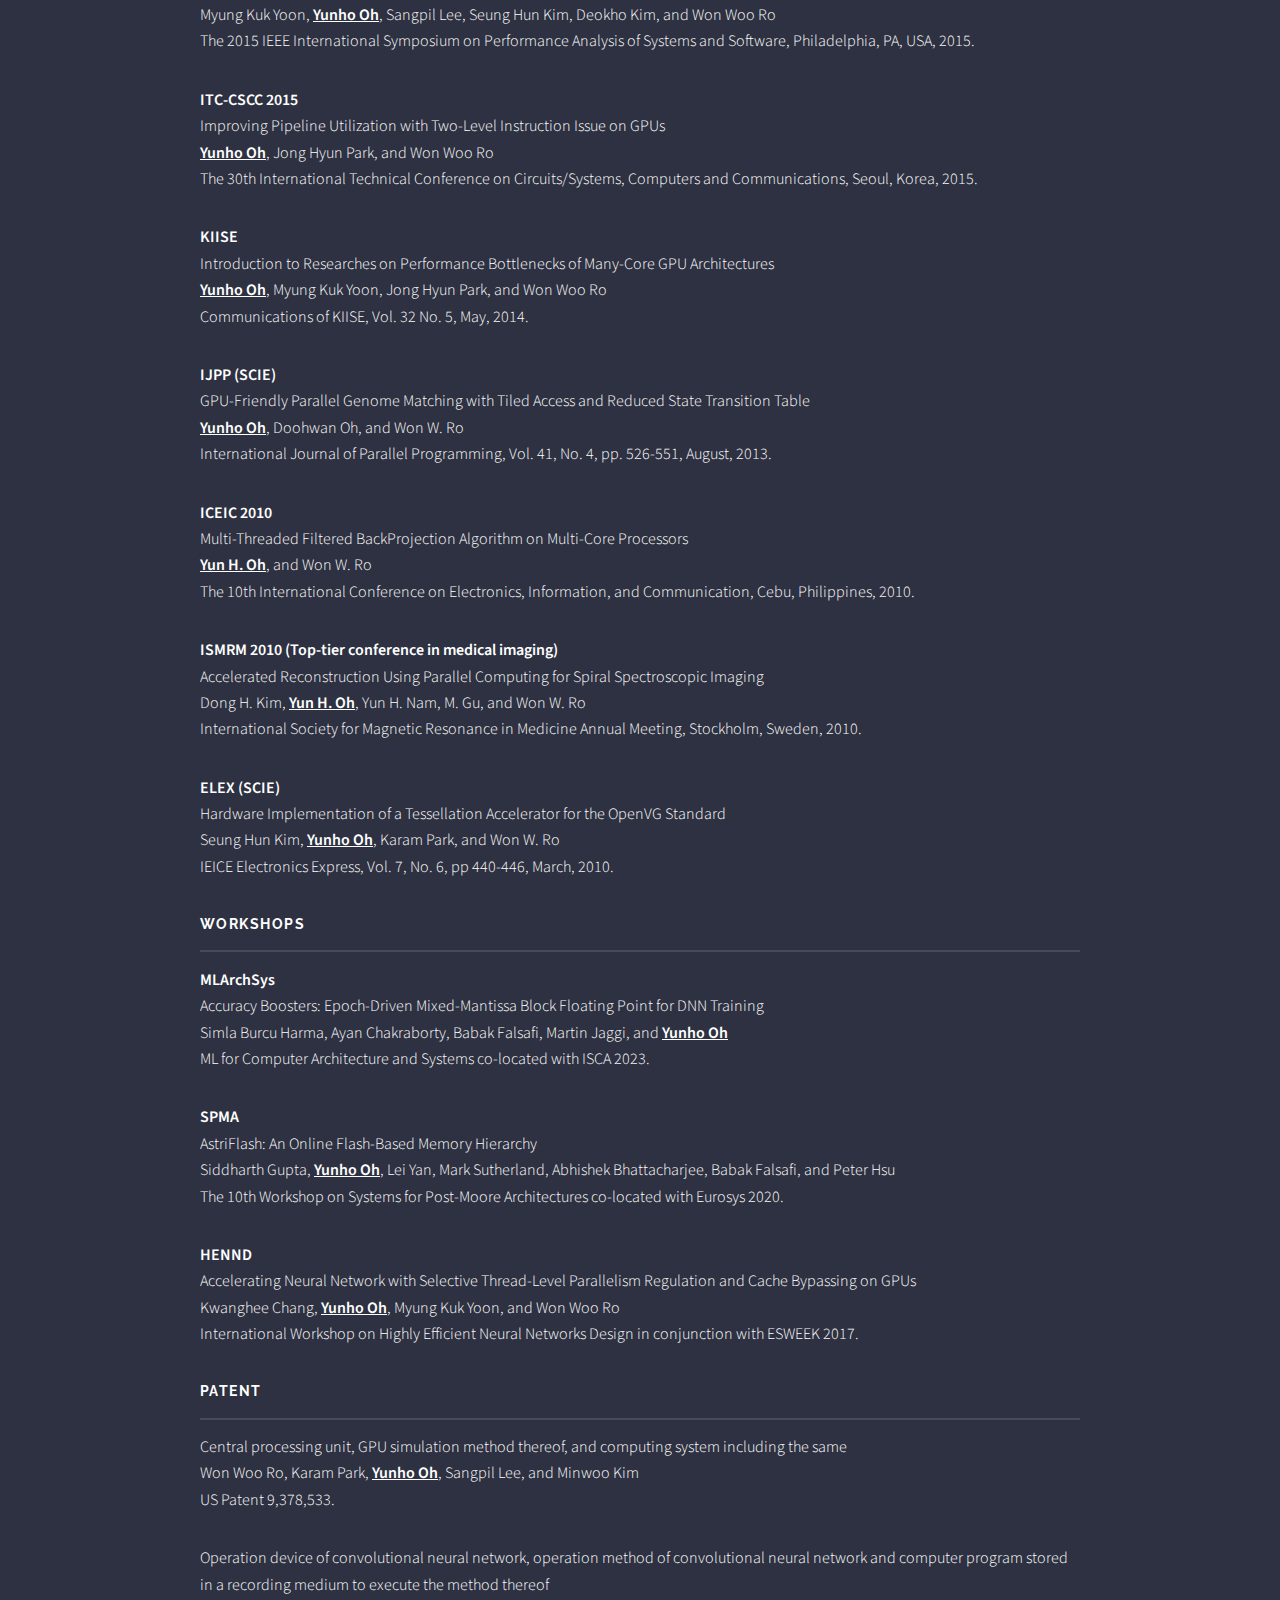
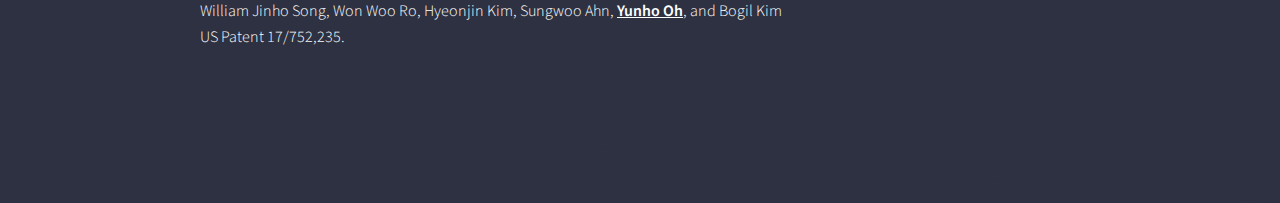
<file: publications.html>
<!DOCTYPE HTML>
<!--
   Solid State by HTML5 UP
   html5up.net | @ajlkn
   Free for personal and commercial use under the CCA 3.0 license (html5up.net/license)
-->
<html>
   <head>
      <title>ComSys</title>
      <meta charset="utf-8" />
      <meta name="viewport" content="width=device-width, initial-scale=1, user-scalable=no" />
      <link rel="stylesheet" href="assets/css/main.css" />
      <noscript><link rel="stylesheet" href="assets/css/noscript.css" /></noscript>
   </head>
   <body class="is-preload">

      <!-- Page Wrapper -->
         <div id="page-wrapper">

            <!-- Header -->
               <!-- <header id="header" class="alt">
                  <h1><a href="index.html">ComSys</a></h1>
                  <nav>
                     <a href="#menu">Menu</a>
                  </nav>
               </header> -->

               <header id="header">
                  <!-- <h1><a href="index.html">ComSys</a></h1> -->
                  <nav>
                     <a href="index.html">Home</a>
                     <a href="research.html">Research</a>
                     <a href="people.html">People</a>
                     <!-- <a href="publications.html">Publications</a> -->
                     <a href="teaching.html">Teaching</a>
                     <a href="photos.html">Photos</a>
                     <a href="https://github.com/comsys-lab?tab=repositories" target="_blank" rel="noopener noreferrer">GitHub</a>
                  </nav>
               </header>

            <!-- Menu -->
               <nav id="menu">
                  <div class="inner">
                     <h2>Menu</h2>
                     <ul class="links">
                        <li><a href="index.html">Home</a></li>
                        <li><a href="research.html">Research</a></li>
                        <li><a href="people.html">People</a></li>
                        <li><a href="publications.html">Publications</a></li>
                        <li><a href="teaching.html">Teaching</a></li>
                        <li><a href="photos.html">Photos</a></li>
                     </ul>
                     <a href="#" class="close">Close</a>
                  </div>
               </nav>

            <!-- Wrapper -->
               <section id="wrapper">
                  <header>
                     <div class="inner">
                        <h2>Publications</h2>
                        <!-- <p>Phasellus non pulvinar erat. Fusce tincidunt nisl eget ipsum.</p> -->
                     </div>
                  </header>

                  <!-- Content -->
                     <div class="wrapper">
                        <div class="inner">

                           <section>
                              <h3 class="major">Conferences and Journals</h3>
                              <p><b>IEEE CAL (Major journal in computer architecture) </b> <br>
                              EONSim: An NPU Simulator for On-Chip Memory and Embedding Vector Operations<br>
                              Sangun Choi, Jongmin Kim, Jaeyong Park, and <b><ins>Yunho Oh</ins></b><br>
                              Accepted at IEEE Computer Architecture Letters.
                              </p> 

                              <p><b>IEEE TC (Top journal in computer architecture) </b> <br>
                              Bauhaus: Restructuring Vector Database for LLM Retrieval on CXL-Based Tiered Memory<br>
                              Kyungbin Kim, Sungsu Ahn, Wonjung Jeong, Jongmin Kim, Sangun Choi, Minseong Gil, Minseong Kim, Dongha Jeong, Yunjay Hong, Haekang Jung, and <b><ins>Yunho Oh</ins></b><br>
                              Accepted at IEEE Transactions on Computers.
                              </p> 

                              <p><b>IISWC 2025 (Major conference in computer architecture)</b> <br>
                              HALO: Hybrid Systolic Arrays via Logical Partitioning for Acceleration of Complex-Valued Neural Networks<br>
                              Ji Yeong Yi, Eunbi Jeong, SungHee Yum, Jane Rhee, Sangun Choi, Gunjae Koo, <b><ins>Yunho Oh*</ins></b>, Myung Kuk Yoon*<br>
                              IEEE International Symposium on Workload Characterization (IISWC 2025), Irvine, California, USA, 2025.
                              </p> 

                              <p><b>ICCD 2025 (Major conference in computer architecture)</b> <br>
                              FINEA: An Efficient Neural Network Accelerator Exploiting Factorized Input Features<br>
                              Yujin Kim, Chanhun Jeong, <b><ins>Yunho Oh</ins></b>, Myung Kuk Yoon and Gunjae Koo<br>
                              IEEE International Conference on Computer Design (ICCD 2025), Dallas, Texas, USA, 2025.
                              </p> 

                              <p><b>ACM TACO (Major journal in computer architecture) </b> <br>
                              A Low-latency On-chip Cache Hierarchy for Load-to-use Stall Reduction in GPUs<br>
                              Negin Mahani, Hajar Falahati, Sina Darabi, Ahmad Javadi-Nezhad, <b><ins>Yunho Oh</ins></b>, Mohammad Sadrosadati, Hamid, Sarbazi-Azad, and Babak Falsafi<br>
                              ACM Transactions on Architecture and Code Optimization, 22, 3, Article 119, September 2025.
                              </p>     

                              <p><b>IEEE CAL (Major journal in computer architecture) </b> <br>
                              MOST: Memory Oversubscription-aware Scheduling for Tensor Migration on GPU Unified Storage<br>
                              Junsu Kim, Jaebeom Jeon, Jaeyong Park, Sangun Choi, Minseong Gil, Seokin Hong, Gunjae Koo, Myung Kuk Yoon, and <b><ins>Yunho Oh</ins></b><br>
                              IEEE Computer Architecture Letters, vol. 24, no. 2, pp. 213-216, July-Dec. 2025.
                              </p> 

                              <p><b>LCTES 2025 (Major conference in embedded systems)</b> <br>
                              SSFFT: Energy-Efficient Selective Scaling for Fast Fourier Transform in Embedded GPUs<br>
                              Dongwon Yang, Jaebeom Jeon, Minseong Gil, Junsu Kim, Seondeok Kim, Gunjae Koo, Myung Kuk Yoon, and <b><ins>Yunho Oh</ins></b><br>
                              The 26th ACM SIGPLAN/SIGBED International Conference on Languages, Compilers, and Tools for Embedded Systems (LCTES 2025), Seoul, Korea, 2025.
                              </p>

                              <p><b>LCTES 2025 (Major conference in embedded systems)</b> <br>
                              Kubism: Disassembling and Reassembling K-Means Clustering for Mobile Heterogeneous Platforms<br>   
                              Seondeok Kim*, Sangun Choi*, Jaebeom Jeon, Junsu Kim, Minseong Gil, Jaehyeok Ryu, and  <b><ins>Yunho Oh</ins></b> (*: Co-first authors)<br> 
                              The 26th ACM SIGPLAN/SIGBED International Conference on Languages, Compilers, and Tools for Embedded Systems (LCTES 2025), Seoul, Korea, 2025.
                              </p>

                              <p><b>ISCA 2025 (Top-tier Conference)</b> <br>
                              Avant-Garde: Empowering GPUs with Scaled Numeric Formats<br>
                              Minseong Gil,  Dongho Ha, Simla Burcu Harma, Myung Kuk Yoon, Babak Falsafi, Won Woo Ro, and <b><ins>Yunho Oh</ins></b><br>
                              The 52nd IEEE/ACM IInternational Symposium on Computer Architecture (ISCA 2025), Tokyo, Japan, 2025.
                              </p>

                              <p><b>ISPASS 2025, Best Paper Honorable Mention (Major conference in computer architecture)</b> <br>
                              Hierarchical Traversal Stack Design Using Shared Memory for GPU Ray Tracing<br>
                              Eunsoo Jung, Eunbi Jeong, Gunjae Koo, <b><ins>Yunho Oh*</ins></b>, and Myung Kuk Yoon*<br>
                              IEEE International Symposium on Performance Analysis of Systems and Software (ISPASS 2025), Ghent, Belgium, 2025.
                              </p> 

                              <p><b>JSA (Top journal in computer architecture)</b> <br>
                              Beyond VABlock: Improving Transformer Workloads through Aggressive Prefetching <br>
                              Jane Rhee, Ikyoung Choi, Gunjae Koo, <b><ins>Yunho Oh*<ins></b>, and Myung Kuk Yoon*<br>
                              Journal of Systems Architecture, Volume 162, 2025, 103389,.
                              </p>   

                              <p><b>ACM TOS (Major journal in computer architecture) </b> <br>
                              TM-Training: An Energy-Efficient Tiered Memory System for Deep Learning Training in NPUs<br>
                              Jaeyong Park, Sangun Choi, Jongmin Kim, Gunjae Koo, Myung Kuk Yoon, and <b><ins>Yunho Oh</ins></b><br>
                              ACM Transactions on Storage, 21, 4, Article 32, November 2025.
                              </p>   

                              <p><b>ICLR 2025, Spotlight (Top-tier Conference in Artificial Intelligence) </b> <br>
                              Effective Interplay between Sparsity and Quantization: From Theory to Practice<br>
                              Simla Burcu Harma, Ayan Chakraborty, Elizaveta Kostenok, Danila Mishin, Dongho Ha, Babak Falsafi, Martin Jaggi, Ming Liu, <b><ins>Yunho Oh</ins></b>, Suvinay Subramanian, and Amir Yazdanbakhsh<br>
                              The Thirteenth International Conference on Learning Representations (ICLR 2025), Singapore, 2025.
                              </p>    
                              
                              <p><b>HPCA 2025 (Top-tier Conference)</b> <br>
                              Marching Page Walks: Batching and Concurrent Page Table Walks for Enhancing GPU Throughput<br>
                              Jiwon Lee, Gun Ko, Myung Kuk Yoon, Ipoom Jeong, <b><ins>Yunho Oh</ins></b>,  and Won Woo Ro<br>
                              The 31st IEEE International Symposium on High-Performance Computer Architecture (HPCA-31), Las Vegas, Nevada, USA, 2025.
                              </p>

                              <p><b>DATE 2025 (Major conference in electronic system design and test)</b> <br>
                              HyMM: A Hybrid Sparse-Dense Matrix Multiplication Accelerator for GCNs<br>
                              Hunjong Lee, Jihun Lee, Jaewon Seo, <b><ins>Yunho Oh</ins></b>, Myungkuk Yoon and Gunjae Koo<br>
                              Design, Automation and Test in Europe Conference (DATE 2025), Lyon, France, 2025.
                              </p>

                              <p><b>IEEE ESL (Major journal in embedded systems) </b> <br>
                              TLP Balancer: Predictive Thread Allocation for Multi-Tenant Inference in Embedded GPUs <br>
                              Minseong Gil, Jaebeom Jeon, Junsu Kim, Sangun Choi, Gunjae Koo, Myung Kuk Yoon, and <b><ins>Yunho Oh</ins></b><br>
                              IEEE Embedded Systems Letters, vol. 17, no. 3, pp. 180-183, June 2025.
                              </p>

                              <p><b>IEEK JSTS (SCIE) </b> <br>
                              An Entropy Model for GPU Register Compression<br>
                              Minsik Kim, <b><ins>Yunho Oh</ins></b>, and Won Woo Ro<br>
                              Journal of Semiconductor Technology and Science, 2025, vol.25, no.3, pp. 228-235.
                              </p>   

                              <p><b>ICPP 2024 (Major conference in computer architecture)</b> <br>
                              VitBit: Enhancing Embedded GPU Performance for AI Workloads through Register Operand Packing<br>
                              Jaebeom Jeon,   Junsu Kim, Jaeyong Park, Gunjae Koo, Myung Kuk Yoon, and <b><ins>Yunho Oh</ins></b><br>
                              The 53rd International Conference on Parallel Processing (ICPP 2024), Gotland, Sweden, 2024.
                              </p>                            

                              <p><b>IEEE Access (SCIE) </b> <br>
                              SAVector: Vectored Systolic Arrays <br>
                              Sangun Choi, Seongjun Park, Jaeyong Park, Jongmin Kim, Gunjae Koo, Seokin Hong, Myung Kuk Yoon, and <b><ins>Yunho Oh</ins></b><br>
                              IEEE Access, Vol. 12, pp. 44446-44461, 2024.
                              </p> 

                              <p><b>JSA (Top journal in computer architecture)</b> <br>
                              Conflict-Aware Compiler for Hierarchical Register File on GPUs <br>
                              Eunbi Jeong, Eun Seong Park, Gunjae Koo, <b><ins>Yunho Oh*<ins></b>, and Myung Kuk Yoon*<br>
                              Journal of Systems Architecture, Volume 149, 2024, pp. 103099.
                              </p>   

                              <p><b>IEEE ESL (Major journal in embedded systems) </b> <br>
                              Adaptive Kernel Merge and Fusion for Multi-Tenant Inference in Embedded GPUs <br>
                              Jaebeom Jeon, Gunjae Koo, Myung Kuk Yoon, and <b><ins>Yunho Oh</ins></b><br>
                              IEEE Embedded Systems Letters, vol. 16, no. 4, pp. 421-424, Dec. 2024.
                              </p>

                              <p><b>MICRO 2023 (Top-tier Conference)</b> <br>
                              MAD MAcce: Supporting Multiply-Add Operations for Democratizing Matrix-Multiplication Accelerator<br>
                              Seunghwan Sung,  Sujin Hur, Sungwoo Kim, Dongho Ha, <b><ins>Yunho Oh</ins></b>,  and Won Woo Ro<br>
                              The 56th IEEE/ACM International Symposium on Microarchitecture (MICRO 2023), Toronto, Canada, 2023.
                              </p>
                                       
                              <p><b>ICPP 2023, Best Paper Award (Major conference in computer architecture)</b> <br>
                              Warped-MC: An Efficient Memory Controller Scheme for Massively Parallel Processors<br>
                              Jonghyun Jeong,  <b><ins>Yunho Oh</ins></b>,  Myung Kuk Yoon, and Gunjae Koo<br>
                              The 52nd International Conference on Parallel Processing (ICPP 2023), Salt Lake City, Utah, 2023.
                               </p>

                              <p><b>ISCA 2023 (Top-tier Conference)</b> <br>
                              R2D2: Removing ReDunDancy Utilizing Linearity of Address Generation in GPUs<br>
                              Dongho Ha, <b><ins>Yunho Oh</ins></b>,  and Won Woo Ro<br>
                              The 50th ACM/IEEE International Symposium on Computer Architecture (ISCA-50), Orlando, Florida, 2023.
                              </p>
                              
                              <p><b>ISCA 2023 (Top-tier Conference)</b> <br>
                              Imprecise Store Exceptions<br>
                              Siddharth Gupta, Yuanlong Li, Qingxuan Kang, Abhishek Bhattacharjee, Babak Falsafi, <b><ins>Yunho Oh</ins></b>,  and Mathias Payer<br>
                              Accepted at The 50th ACM/IEEE International Symposium on Computer Architecture (ISCA-50), Orlando, Florida, 2023.
                              </p>

                              <p><b>HPCA 2023 (Top-tier Conference)</b> <br>
                              AstriFlash: A Flash-Based System for Online Services<br>
                              Siddharth Gupta, <b><ins>Yunho Oh</ins></b>,  Lei Yan, Mark Sutherland, Abhishek Bhattacharjee, Babak Falsafi, and Peter Hsu<br>
                              The 29th IEEE International Symposium on High-Performance Computer Architecture (HPCA-29), Montreal, Quebec, Canada, 2023.
                              </p>


                              <p><b>HPCA 2023 (Top-tier Conference)</b> <br>
                              SnakeByte: A TLB Design with Adaptive and Recursive Page Merging in GPUs<br>
                              Jiwon Lee, Ju Min Lee, <b><ins>Yunho Oh</ins></b>,  William Song, and Won Woo Ro<br>
                              The 29th IEEE International Symposium on High-Performance Computer Architecture (HPCA-29), Montreal, Quebec, Canada, 2023.
                              </p>                                            

                              <p><b>ACM TACO (Major journal in computer architecture) </b> <br>
                              Scale-Out Systolic Arrays <br>
                              Ahmet Caner Yüzügüler, Canberk Sönmez, Mario Drumond, <b><ins>Yunho Oh</ins></b>, Babak Falsafi, and Pascal Frossard<br>
                              ACM Transactions on Architecture and Code Optimization, vol. 20, issue 2, no. 27, pp. 1-25, Mar. 2023.
                              </p>                       
                              

                              <p><b>IEEE TC (Top journal in computer architecture) </b> <br>
                              FLIXR: Embedding Index into Flash Translation Layer in SSDs <br>
                              Gunjae Koo*, <b><ins>Yunho Oh*<ins></b>, Hung-Wei Tseng, Won Woo Ro, and Murali Annavaram<br>
                              IEEE Transactions on Computers (*equally contributed as the first authors), vol. 72, no. 3, pp. 250-263, Jan. 2023.
                              </p>

                              <p><b>IEEE ESL (Major journal in embedded systems) </b> <br>
                              CASH-RF: A Compiler-Assisted Hierarchical Register File in GPUs <br>
                              <b><ins>Yunho Oh</ins></b>, Ipoom Jeong, Won Woo Ro, and Myung Kuk Yoon<br>
                              IEEE Embedded Systems Letters, vol. 14, pp. 187-190, Dec. 2022.
                              </p>

                              <p><b>IEEE Access (SCIE) </b> <br>
                              Analyzing GCN Aggregation on GPU <br>
                              Inje Kim, Jonghyun Jeong, <b><ins>Yunho Oh</ins></b>, Myung Kuk Yoon, and Gunjae Koo<br>
                              IEEE Access, vol. 10, pp. 113046-113060, Nov. 2022.
                              </p>    

                              <p><b>IEEE Access (SCIE) </b> <br>
                              GhostLeg: Selective Memory Coalescing for Secure GPU Architecture <br>
                              Jongmin Lee, Seungho Jung, Taewon Suh, <b><ins>Yunho Oh</ins></b>,  Myung Kook Yoon, and Gunjae Koo<br>
                              IEEE Access, vol. 10, pp. 111449-111462, Nov. 2022.
                              </p>

                              <p><b>IEEE Access (SCIE) </b> <br>
                              TEA-RC: Thread Context-Aware Register Cache for GPUs <br>
                              Ipoom Jeong, <b><ins>Yunho Oh</ins></b>,  Won Woo Ro, and Myung Kuk Yoon<br>
                              IEEE Access, vol. 10, pp. 82049-82062, August. 2022.
                              </p>
                              
                              <p><b>ISCA 2021 (Top-tier Conference)</b> <br>
                              Rebooting Virtual Memory with Midgard <br>
                              Siddharth Gupta, Atri Bhattacharyya, <b><ins>Yunho Oh</ins></b>, Abhishek Bhattacharjee, Babak Falsafi, and Mathias Payer<br>
                              The 48th ACM/IEEE International Symposium on Computer Architecture, virtual conference, 2021.
                              </p>

                              <p><b>MICRO 2020 (Top-tier conference)</b> <br>
                              Duplo: Lifting Redundant Memory Accesses of Deep Neural Networks for GPU Tensor Cores <br>
                              Hyeonjin Kim, Sungwoo Ahn, <b><ins>Yunho Oh</ins></b>, Bogil Kim, Won Woo Ro, and William J. Song<br>
                              The 53rd IEEE/ACM International Symposium on Microarchitecture, virtual conference, 2020.
                              </p>

                              <p><b>ISCA 2019 (Top-tier conference)</b> <br>
                              Linebacker: Preserving Victim Cache Lines in Idle Register Files of GPUs <br>
                              <b><ins>Yunho Oh</ins></b>, Gunjae Koo, Murali Annavaram, and Won Woo Ro<br>
                              The 46th ACM/IEEE International Symposium on Computer Architecture, Phoenix, AZ, USA, 2019.
                              </p>

                              <p><b>IEEE TC (Top journal in computer architecture) </b> <br>
                              Adaptive Cooperation of Prefetching and Warp Scheduling on GPUs <br>
                              <b><ins>Yunho Oh</ins></b>, Keunsoo Kim, Myung Kuk Yoon, Jong Hyun Park, Yongjun Park, Murali Annavaram, and Won Woo Ro <br>
                              IEEE Transactions on Computers, vol. 68, no. 4, pp. 609-616, April. 2019.
                              </p>

                              <p><b>MICRO 2018 (Top-tier conference)</b> <br>
                              FineReg: Augmenting GPU Throughput via Fine-Grained Register File Management <br>
                              <b><ins>Yunho Oh</ins></b>, Myung Kuk Yoon, William J. Song, and Won Woo Ro <br>
                              The 51st ACM/IEEE International Symposium on Microarchitecture, Fukuoka, Japan, 2018
                              </p>              
                              
                              <p><b>IEEE TC (Top journal in computer architecture)</b> <br>
                              WASP: Selective Data Prefetching with Monitoring Runtime Warp Progress on GPUs <br>
                              <b><ins>Yunho Oh</ins></b>, Myung Kuk Yoon, Jong Hyun Park, Yongjun Park, and Won Woo Ro <br>
                              IEEE Transactions on Computers, vol. 67, no. 9, pp. 1366-1373, Sept. 2018.
                              </p>
                              
                              <p><b>IEEE TPDS (Top journal in computer architecture)</b> <br>
                              Dynamic Resizing on Active Warps Scheduler to Hide Operation Stalls on GPUs <br>
                              Myung Kuk Yoon, <b><ins>Yunho Oh</ins></b>, Sangpil Lee, Seung Hun Kim, Deokho Kim, and Won Woo Ro <br>
                              IEEE Transactions on Parallel and Distributed Systems, vol. 28, no. 11, pp. 3142-3156, Nov. 2017.
                              </p>
                              
                              <p><b>ISCA 2017 (Top-tier conference)</b> <br>
                              Access Pattern-Aware Cache Management for Improving Data Utilization in GPU <br>
                              Gunjae Koo, <b><ins>Yunho Oh</ins></b>, Won Woo Ro, and Murali Annavaram <br>
                              The 44th ACM/IEEE International Symposium on Computer Architecture, Toronto, ON, Canada, 2017.
                              </p>
                              
                              <p><b>ISCA 2016 (Top-tier conference)</b> <br>
                              APRES: Improving Cache Efficiency by Exploiting Load Characteristics on GPUs <br>
                              <b><ins>Yunho Oh</ins></b>, Keunsoo Kim, Myung Kuk Yoon, Jong Hyun Park, Yongjun Park, Won Woo Ro, and Murali Annavaram <br>
                              The 43rd ACM/IEEE International Symposium on Computer Architecture, Seoul, Korea, 2016.
                              </p>

                              <p><b>ISPASS 2015 (Major conference)</b> <br>
                              DRAW: Investigating Benefits of Adaptive Fetch Group Size on GPU <br>
                              Myung Kuk Yoon, <b><ins>Yunho Oh</ins></b>, Sangpil Lee, Seung Hun Kim, Deokho Kim, and Won Woo Ro  <br>
                              The 2015 IEEE International Symposium on Performance Analysis of Systems and Software, Philadelphia, PA, USA, 2015.
                              </p>

                              <p><b>ITC-CSCC 2015</b> <br>
                              Improving Pipeline Utilization with Two-Level Instruction Issue on GPUs <br>
                              <b><ins>Yunho Oh</ins></b>, Jong Hyun Park, and Won Woo Ro <br>
                              The 30th International Technical Conference on Circuits/Systems, Computers and Communications, Seoul, Korea, 2015.
                              </p>
                              
                              <p><b>KIISE</b> <br>
                              Introduction to Researches on Performance Bottlenecks of Many-Core GPU Architectures <br>
                              <b><ins>Yunho Oh</ins></b>, Myung Kuk Yoon, Jong Hyun Park, and Won Woo Ro <br>
                              Communications of KIISE, Vol. 32 No. 5, May, 2014.
                              </p>
                              
                              <p><b>IJPP (SCIE)</b> <br>
                              GPU-Friendly Parallel Genome Matching with Tiled Access and Reduced State Transition Table <br>
                              <b><ins>Yunho Oh</ins></b>, Doohwan Oh, and Won W. Ro <br>
                              International Journal of Parallel Programming, Vol. 41, No. 4, pp. 526-551, August, 2013.
                              </p>
                              
                              <p><b>ICEIC 2010</b> <br>
                              Multi-Threaded Filtered BackProjection Algorithm on Multi-Core Processors <br>
                              <b><ins>Yun H. Oh</ins></b>, and Won W. Ro <br>
                              The 10th International Conference on Electronics, Information, and Communication, Cebu, Philippines, 2010.
                              </p>
                              
                              <p><b> ISMRM 2010 (Top-tier conference in medical imaging)</b> <br>
                              Accelerated Reconstruction Using Parallel Computing for Spiral Spectroscopic Imaging <br>
                              Dong H. Kim, <b><ins>Yun H. Oh</ins></b>, Yun H. Nam, M. Gu, and Won W. Ro <br>
                              International Society for Magnetic Resonance in Medicine Annual Meeting, Stockholm, Sweden, 2010.
                              </p>
                              
                              <p><b>ELEX (SCIE)</b> <br>
                              Hardware Implementation of a Tessellation Accelerator for the OpenVG Standard <br>
                              Seung Hun Kim, <b><ins>Yunho Oh</ins></b>, Karam Park, and Won W. Ro <br>
                              IEICE Electronics Express, Vol. 7, No. 6, pp 440-446, March, 2010.      </p> 
                             
                           </section>

                           <section>
                              <h3 class="major">Workshops</h3>
                              <p><b>MLArchSys</b> <br>
                              Accuracy Boosters: Epoch-Driven Mixed-Mantissa Block Floating Point for DNN Training <br>
                              Simla Burcu Harma, Ayan Chakraborty, Babak Falsafi, Martin Jaggi, and <b><ins>Yunho Oh</ins></b> <br> 
                              ML for Computer Architecture and Systems co-located with ISCA 2023.     </p>

                              <p><b>SPMA</b> <br>
                              AstriFlash: An Online Flash-Based Memory Hierarchy <br>
                              Siddharth Gupta, <b><ins>Yunho Oh</ins></b>, Lei Yan, Mark Sutherland, Abhishek Bhattacharjee, Babak Falsafi, and Peter Hsu <br>
                              The 10th Workshop on Systems for Post-Moore Architectures co-located with Eurosys 2020.      </p>

                              <p><b>HENND</b> <br>
                              Accelerating Neural Network with Selective Thread-Level Parallelism Regulation and Cache Bypassing on GPUs <br>
                              Kwanghee Chang, <b><ins>Yunho Oh</ins></b>, Myung Kuk Yoon, and Won Woo Ro <br>
                              International Workshop on Highly Efficient Neural Networks Design in conjunction with ESWEEK 2017.    </p> 
                           </section>

                           <section>
                              <h3 class="major">Patent</h3>
                              <p>Central processing unit, GPU simulation method thereof, and computing system including the same <br>
                              Won Woo Ro, Karam Park, <b><ins>Yunho Oh</ins></b>, Sangpil Lee, and Minwoo Kim <br>
                              US Patent 9,378,533. </p> 

                              <p>Operation device of convolutional neural network, operation method of convolutional neural network and computer program stored in a recording medium to execute the method thereof <br>
                              William Jinho Song, Won Woo Ro, Hyeonjin Kim, Sungwoo Ahn, <b><ins>Yunho Oh</ins></b>, and Bogil Kim <br>
                              US Patent 17/752,235. </p> 
                           </section>
                        </div>
                     </div>

               </section>


         </div>

      <!-- Scripts -->
         <script src="assets/js/jquery.min.js"></script>
         <script src="assets/js/jquery.scrollex.min.js"></script>
         <script src="assets/js/browser.min.js"></script>
         <script src="assets/js/breakpoints.min.js"></script>
         <script src="assets/js/util.js"></script>
         <script src="assets/js/main.js"></script>

   </body>
</html>
</file>
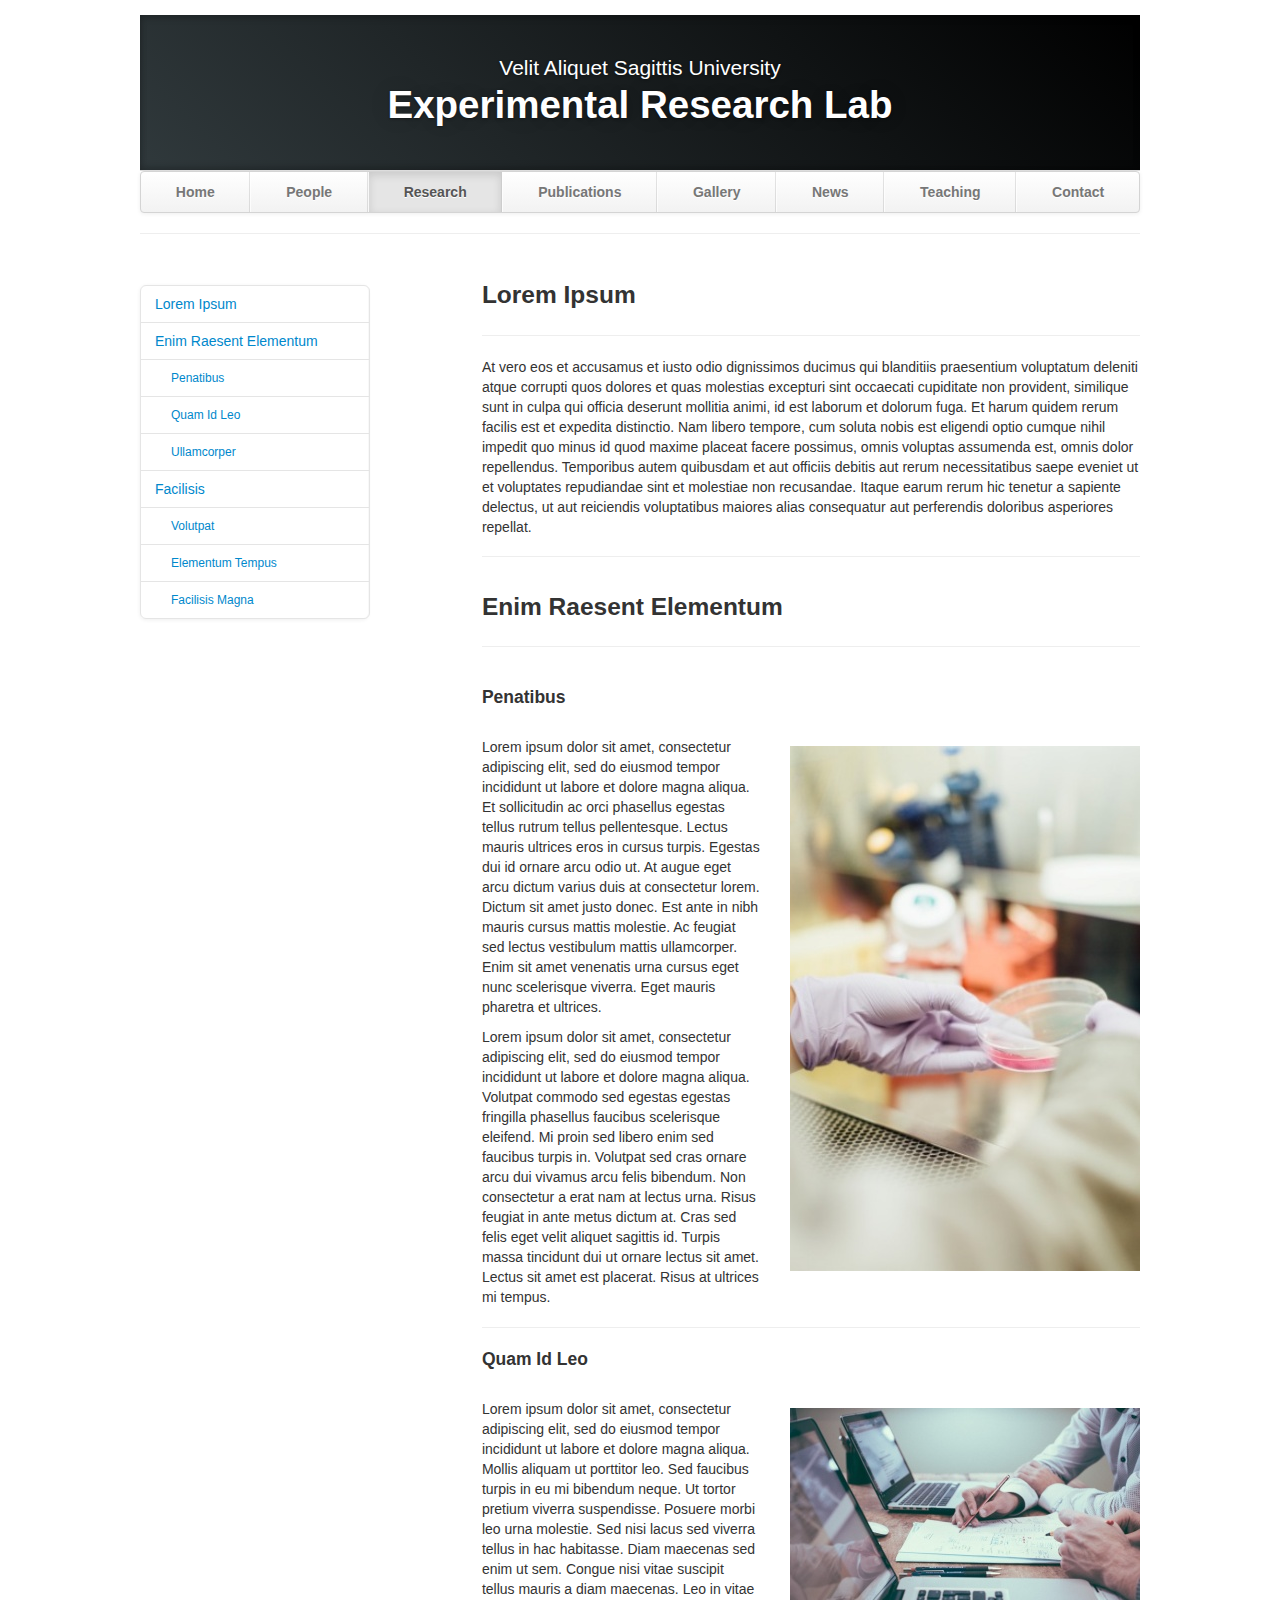
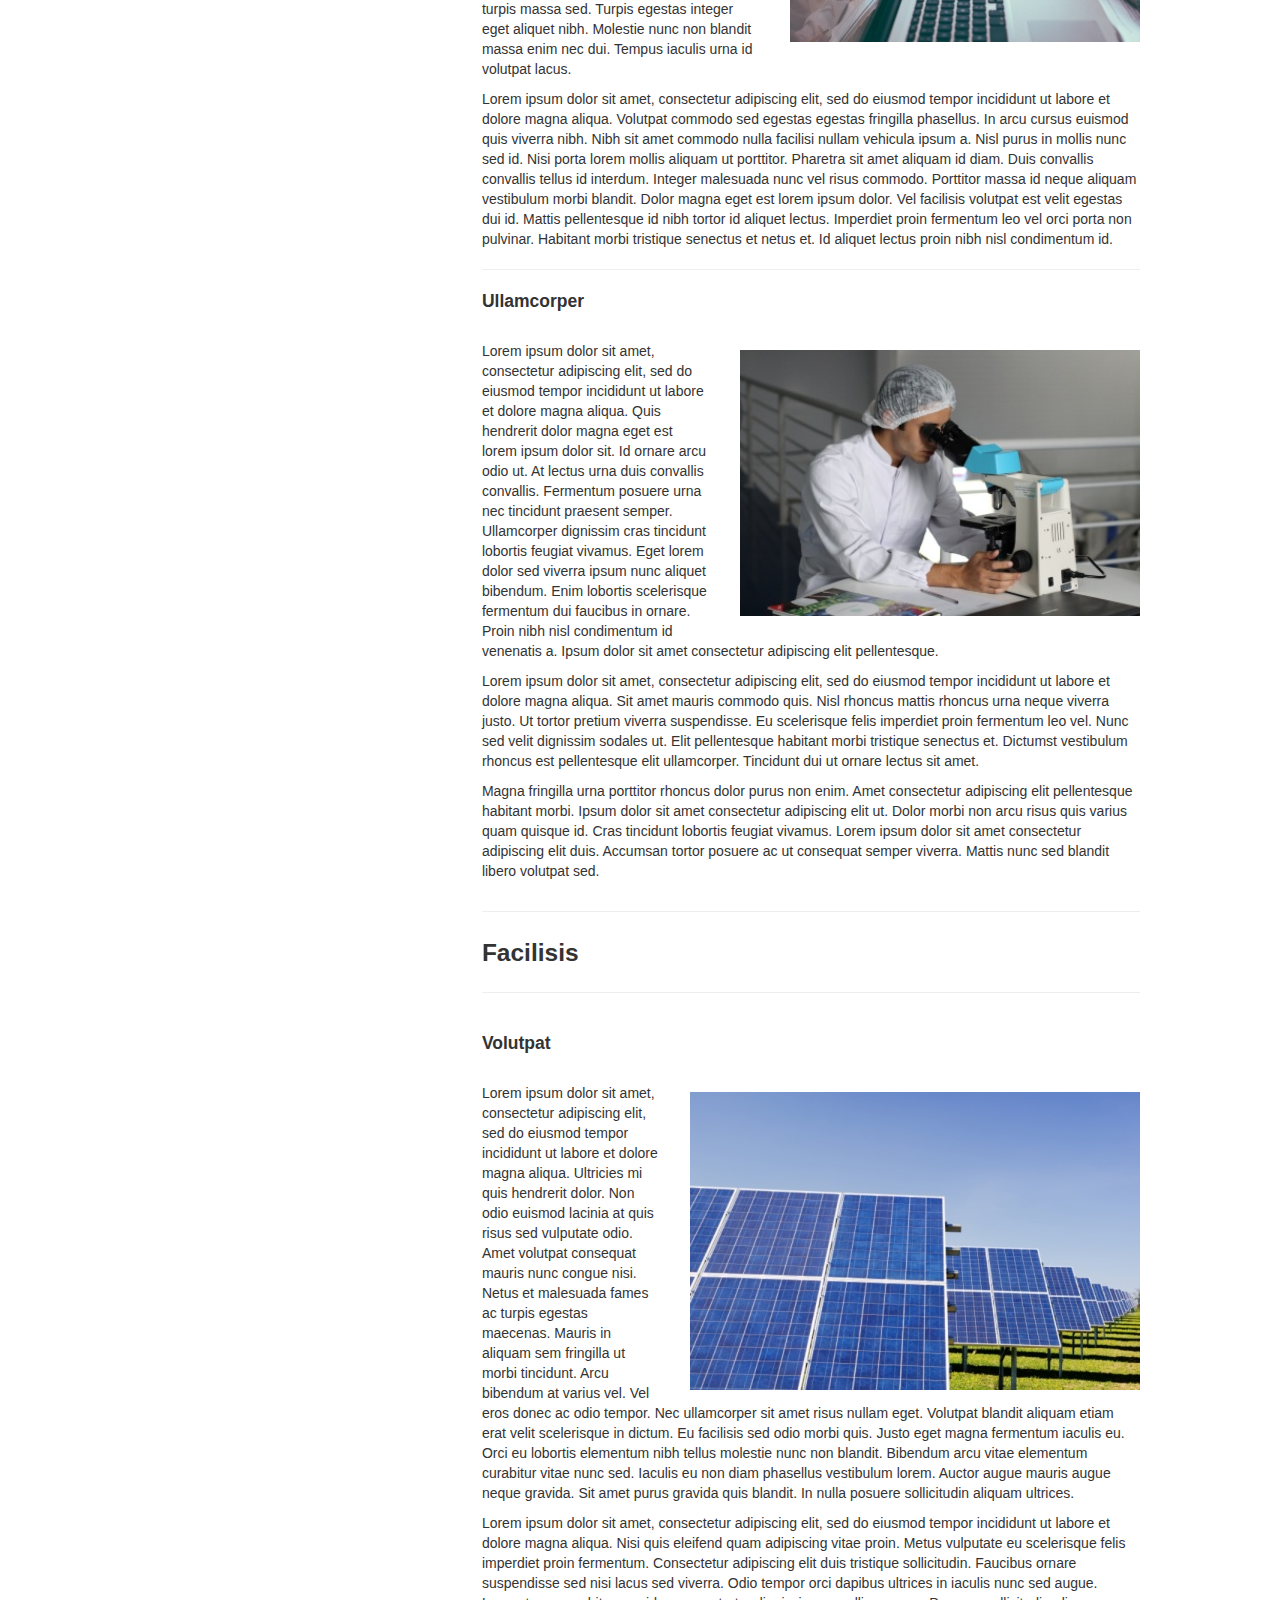
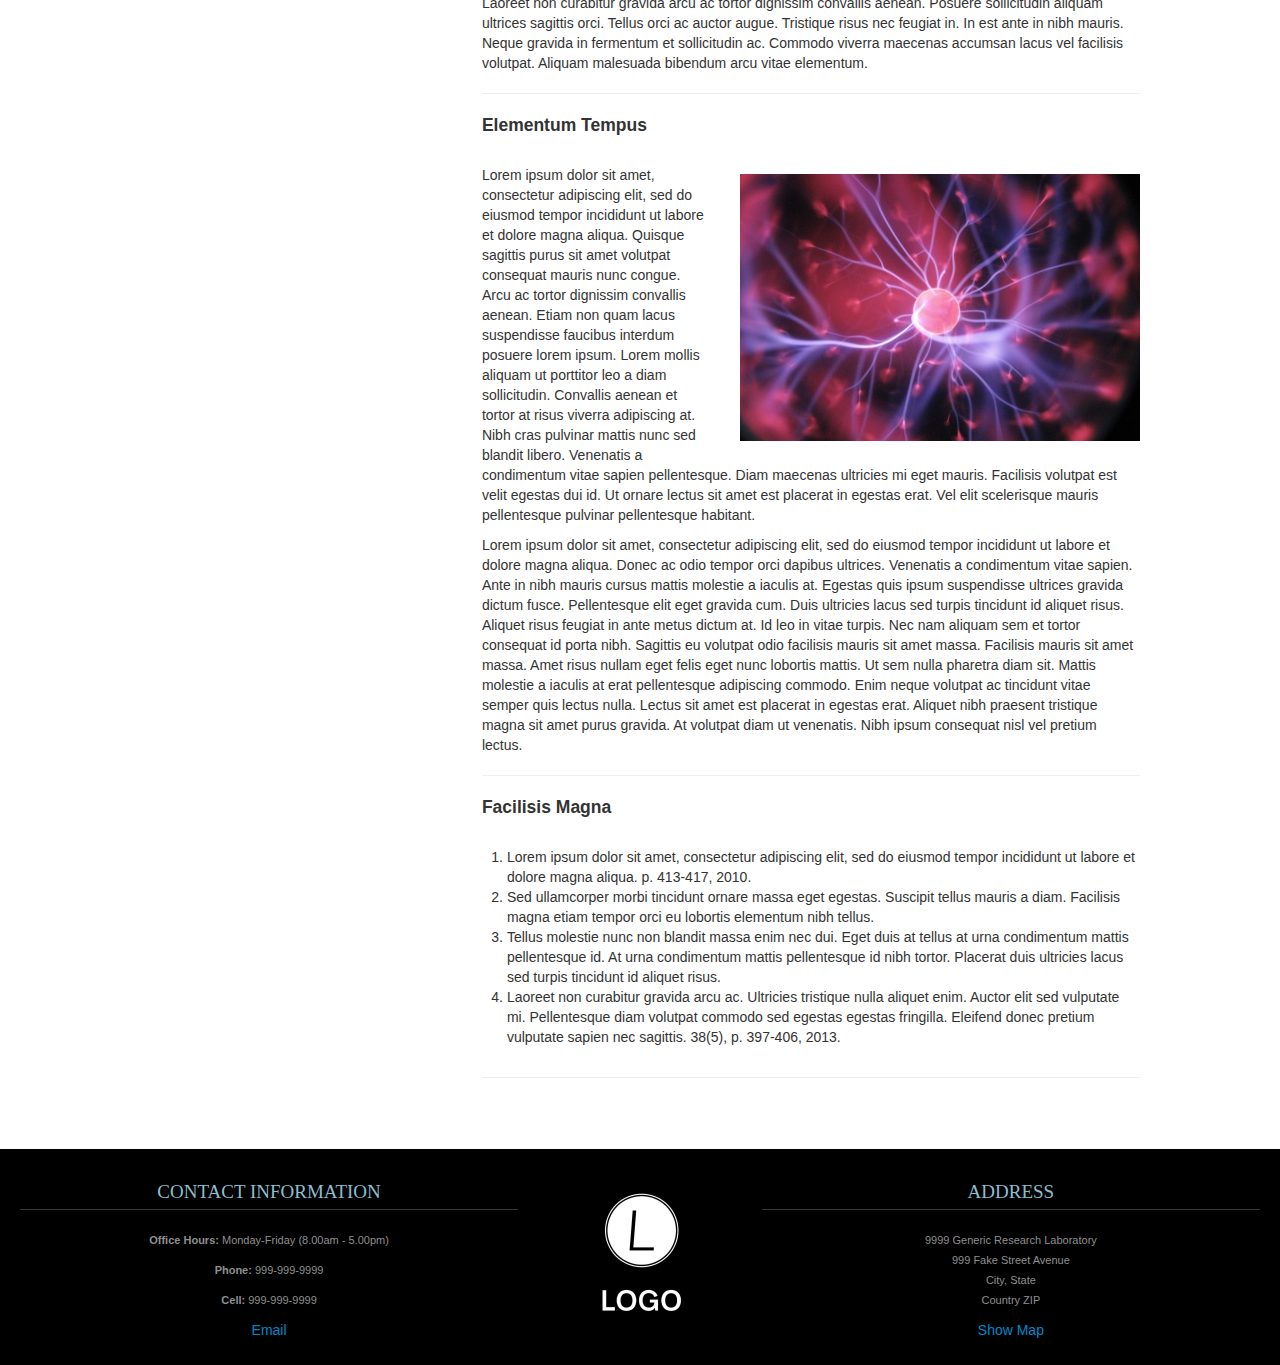
<file: research.html>
<!DOCTYPE html>
<html lang="en">
   <head>
      <meta charset="utf-8">
      <title>Research</title>
      <meta name="viewport" content="width=device-width, initial-scale=1.0">
      <meta name="description" content="Research Lab, Home, Velit Aliquet Sagittis University">
      <meta name="author" content="">
      <!-- Le styles -->
      <link href="css/bootstrap.min.css" rel="stylesheet">
      <link href="css/bootstrap-responsive.min.css" rel="stylesheet">
      <link href="css/theme.css" rel="stylesheet">
   </head>
   <body>
      <div class="container">
         <header class="jumbotron subhead" id="overview">
            <p class="lead"> Velit Aliquet Sagittis University </p>
            <h1>Experimental Research Lab</h1>
         </header>
         <div class="masthead">
            <div class="navbar">
               <div class="navbar-inner">
                  <div class="container">
                     <ul class="nav">
                        <li><a href="index.html">Home</a></li>
                        <li><a href="people.html">People</a></li>
                        <li class="active"><a href="#">Research</a></li>
                        <li><a href="publications.html">Publications</a></li>
                        <li><a href="gallery.html">Gallery</a></li>
                        <li><a href="news.html">News</a></li>
                        <li><a href="teaching.html">Teaching</a></li>
                        <li><a href="contact.html">Contact</a></li>
                     </ul>
                  </div>
               </div>
            </div>
         </div>
         <hr>
         <div class="row-fluid">
            <div class="span3 bs-docs-sidebar" id="navparent">
               <ul class="nav nav-list bs-docs-sidenav" data-spy="affix" data-offset-top="200" data-offset-bottom="260">
                  <li><a href="#statemet"> Lorem Ipsum </a></li>
                  <li><a href="#nano"> Enim Raesent Elementum </a></li>
                  <li><a class="subhead" href="#Penatibus"> Penatibus </a></li>
                  <li><a class="subhead" href="#QuamIdLeo"> Quam Id Leo  </a></li>
                  <li><a class="subhead" href="#Ullamcorper"> Ullamcorper </a></li>
                  <li><a href="#Facilisis">Facilisis</a></li>
                  <li><a class="subhead" href="#Volutpat"> Volutpat </a></li>
                  <li><a class="subhead" href="#ElementumTempus"> Elementum Tempus </a></li>
                  <li><a class="subhead" href="#FacilisisMagna"> Facilisis Magna </a></li>
               </ul>
            </div>
            <div class="span8 offset1">
               <section id="statemet">
                  <div class="page-header">
                     <h3>Lorem Ipsum</h3>
                     <hr>
                     <p>At vero eos et accusamus et iusto odio dignissimos ducimus qui blanditiis praesentium voluptatum deleniti atque corrupti quos dolores et quas 
                        molestias excepturi sint occaecati cupiditate non provident, similique sunt in culpa qui officia deserunt mollitia animi, id est laborum et 
                        dolorum fuga. Et harum quidem rerum facilis est et expedita distinctio. Nam libero tempore, cum soluta nobis est eligendi optio cumque nihil 
                        impedit quo minus id quod maxime placeat facere possimus, omnis voluptas assumenda est, omnis dolor repellendus. Temporibus autem quibusdam 
                        et aut officiis debitis aut rerum necessitatibus saepe eveniet ut et voluptates repudiandae sint et molestiae non recusandae. Itaque earum 
                        rerum hic tenetur a sapiente delectus, ut aut reiciendis voluptatibus maiores alias consequatur aut perferendis doloribus asperiores repellat.
                     </p>
                  </div>
               </section>
               <section id="nano">
                  <div class="page-header">
                     <h3>Enim Raesent Elementum</h3>
                  </div>
                  <div class="row-fluid">
                     <div class="span12">
                        <section id="Penatibus">
                           <h4>Penatibus</h4>
                           <br/>
                           <img src="images/scientist-with-petri-dish.jpg" class="float-right" alt="Penatibus"/>
                           <p>
                              Lorem ipsum dolor sit amet, consectetur adipiscing elit, sed do eiusmod 
                              tempor incididunt ut labore et dolore magna aliqua. Et sollicitudin ac 
                              orci phasellus egestas tellus rutrum tellus pellentesque. Lectus mauris 
                              ultrices eros in cursus turpis. Egestas dui id ornare arcu odio ut. At 
                              augue eget arcu dictum varius duis at consectetur lorem. Dictum sit amet 
                              justo donec. Est ante in nibh mauris cursus mattis molestie. Ac feugiat 
                              sed lectus vestibulum mattis ullamcorper. Enim sit amet venenatis urna 
                              cursus eget nunc scelerisque viverra. Eget mauris pharetra et ultrices.
                           </p>
                           <p>
                              Lorem ipsum dolor sit amet, consectetur adipiscing elit, sed do eiusmod 
                              tempor incididunt ut labore et dolore magna aliqua. Volutpat commodo sed 
                              egestas egestas fringilla phasellus faucibus scelerisque eleifend. Mi 
                              proin sed libero enim sed faucibus turpis in. Volutpat sed cras ornare 
                              arcu dui vivamus arcu felis bibendum. Non consectetur a erat nam at lectus 
                              urna. Risus feugiat in ante metus dictum at. Cras sed felis eget velit 
                              aliquet sagittis id. Turpis massa tincidunt dui ut ornare lectus sit amet. 
                              Lectus sit amet est placerat. Risus at ultrices mi tempus. 
                           </p>
                        </section>
                        <hr>
                        <section id="QuamIdLeo">
                           <h4>Quam Id Leo</h4>
                           <br/>
                           <img src="images/brainstorming-paper.jpg" class="float-right" alt="Quam Id Leo"/>
                           <p>
                              Lorem ipsum dolor sit amet, consectetur adipiscing elit, sed do eiusmod 
                              tempor incididunt ut labore et dolore magna aliqua. Mollis aliquam ut 
                              porttitor leo. Sed faucibus turpis in eu mi bibendum neque. Ut tortor 
                              pretium viverra suspendisse. Posuere morbi leo urna molestie. Sed nisi 
                              lacus sed viverra tellus in hac habitasse. Diam maecenas sed enim ut sem. 
                              Congue nisi vitae suscipit tellus mauris a diam maecenas. Leo in vitae 
                              turpis massa sed. Turpis egestas integer eget aliquet nibh. Molestie 
                              nunc non blandit massa enim nec dui. Tempus iaculis urna id volutpat lacus.
                           </p>
                           <p>
                              Lorem ipsum dolor sit amet, consectetur adipiscing elit, sed do eiusmod 
                              tempor incididunt ut labore et dolore magna aliqua. Volutpat commodo sed 
                              egestas egestas fringilla phasellus. In arcu cursus euismod quis viverra 
                              nibh. Nibh sit amet commodo nulla facilisi nullam vehicula ipsum a. Nisl 
                              purus in mollis nunc sed id. Nisi porta lorem mollis aliquam ut porttitor. 
                              Pharetra sit amet aliquam id diam. Duis convallis convallis tellus id 
                              interdum. Integer malesuada nunc vel risus commodo. Porttitor massa id 
                              neque aliquam vestibulum morbi blandit. Dolor magna eget est lorem ipsum 
                              dolor. Vel facilisis volutpat est velit egestas dui id. Mattis pellentesque 
                              id nibh tortor id aliquet lectus. Imperdiet proin fermentum leo vel orci 
                              porta non pulvinar. Habitant morbi tristique senectus et netus et. Id aliquet 
                              lectus proin nibh nisl condimentum id.
                           </p>
                        </section>
                        <hr>
                        <section id="Ullamcorper">
                           <h4>Ullamcorper</h4>
                           <br/>
                           <img src="images/man-with-microscope.jpg" class="float-right" alt="Ullamcorper"/>
                           <p>
                              Lorem ipsum dolor sit amet, consectetur adipiscing elit, sed do 
                              eiusmod tempor incididunt ut labore et dolore magna aliqua. Quis 
                              hendrerit dolor magna eget est lorem ipsum dolor sit. Id ornare 
                              arcu odio ut. At lectus urna duis convallis convallis. Fermentum 
                              posuere urna nec tincidunt praesent semper. Ullamcorper dignissim 
                              cras tincidunt lobortis feugiat vivamus. Eget lorem dolor sed 
                              viverra ipsum nunc aliquet bibendum. Enim lobortis scelerisque 
                              fermentum dui faucibus in ornare. Proin nibh nisl condimentum id 
                              venenatis a. Ipsum dolor sit amet consectetur adipiscing elit 
                              pellentesque.
                           </p>
                           <p>
                              Lorem ipsum dolor sit amet, consectetur adipiscing elit, sed 
                              do eiusmod tempor incididunt ut labore et dolore magna aliqua. 
                              Sit amet mauris commodo quis. Nisl rhoncus mattis rhoncus urna 
                              neque viverra justo. Ut tortor pretium viverra suspendisse. Eu 
                              scelerisque felis imperdiet proin fermentum leo vel. Nunc sed 
                              velit dignissim sodales ut. Elit pellentesque habitant morbi 
                              tristique senectus et. Dictumst vestibulum rhoncus est 
                              pellentesque elit ullamcorper. Tincidunt dui ut ornare lectus 
                              sit amet. 
                           </p>
                           <p>
                              Magna fringilla urna porttitor rhoncus dolor purus non enim. 
                              Amet consectetur adipiscing elit pellentesque habitant morbi. 
                              Ipsum dolor sit amet consectetur adipiscing elit ut. Dolor morbi 
                              non arcu risus quis varius quam quisque id. Cras tincidunt lobortis 
                              feugiat vivamus. Lorem ipsum dolor sit amet consectetur adipiscing 
                              elit duis. Accumsan tortor posuere ac ut consequat semper viverra. 
                              Mattis nunc sed blandit libero volutpat sed.
                           </p>
                        </section>
                     </div>
                  </div>
               </section>
               <hr>
               <section id="Facilisis">
                  <div class="page-header">
                     <h3>Facilisis</h3>
                  </div>
                  <div class="row-fluid">
                     <div class="span12">
                        <section id="Volutpat">
                           <h4>Volutpat</h4>
                           <br/>
                           <img src="images/solar-2.jpg" class="float-right" alt="Volutpat"/>
                           <p>
                              Lorem ipsum dolor sit amet, consectetur adipiscing elit, sed do eiusmod 
                              tempor incididunt ut labore et dolore magna aliqua. Ultricies mi quis 
                              hendrerit dolor. Non odio euismod lacinia at quis risus sed vulputate odio. 
                              Amet volutpat consequat mauris nunc congue nisi. Netus et malesuada fames 
                              ac turpis egestas maecenas. Mauris in aliquam sem fringilla ut morbi tincidunt. 
                              Arcu bibendum at varius vel. Vel eros donec ac odio tempor. Nec ullamcorper 
                              sit amet risus nullam eget. Volutpat blandit aliquam etiam erat velit 
                              scelerisque in dictum. Eu facilisis sed odio morbi quis. Justo eget magna 
                              fermentum iaculis eu. Orci eu lobortis elementum nibh tellus molestie nunc non 
                              blandit. Bibendum arcu vitae elementum curabitur vitae nunc sed. Iaculis eu non 
                              diam phasellus vestibulum lorem. Auctor augue mauris augue neque gravida. Sit 
                              amet purus gravida quis blandit. In nulla posuere sollicitudin aliquam ultrices. 
                           </p>
                           <p>
                              Lorem ipsum dolor sit amet, consectetur adipiscing elit, sed do eiusmod tempor 
                              incididunt ut labore et dolore magna aliqua. Nisi quis eleifend quam adipiscing 
                              vitae proin. Metus vulputate eu scelerisque felis imperdiet proin fermentum. 
                              Consectetur adipiscing elit duis tristique sollicitudin. Faucibus ornare 
                              suspendisse sed nisi lacus sed viverra. Odio tempor orci dapibus ultrices in 
                              iaculis nunc sed augue. Laoreet non curabitur gravida arcu ac tortor dignissim 
                              convallis aenean. Posuere sollicitudin aliquam ultrices sagittis orci. Tellus 
                              orci ac auctor augue. Tristique risus nec feugiat in. In est ante in nibh mauris. 
                              Neque gravida in fermentum et sollicitudin ac. Commodo viverra maecenas accumsan 
                              lacus vel facilisis volutpat. Aliquam malesuada bibendum arcu vitae elementum.
                           </p>
                        </section>
                        <hr>
                        <section id="ElementumTempus">
                           <h4>Elementum Tempus</h4>
                           <br/>
                           <img src="images/energy.jpg" class="float-right" alt="Elementum Tempus"/>
                           <p>
                              Lorem ipsum dolor sit amet, consectetur adipiscing elit, sed do eiusmod tempor 
                              incididunt ut labore et dolore magna aliqua. Quisque sagittis purus sit amet 
                              volutpat consequat mauris nunc congue. Arcu ac tortor dignissim convallis aenean. 
                              Etiam non quam lacus suspendisse faucibus interdum posuere lorem ipsum. Lorem 
                              mollis aliquam ut porttitor leo a diam sollicitudin. Convallis aenean et tortor 
                              at risus viverra adipiscing at. Nibh cras pulvinar mattis nunc sed blandit libero. 
                              Venenatis a condimentum vitae sapien pellentesque. Diam maecenas ultricies mi eget 
                              mauris. Facilisis volutpat est velit egestas dui id. Ut ornare lectus sit amet est 
                              placerat in egestas erat. Vel elit scelerisque mauris pellentesque pulvinar 
                              pellentesque habitant.
                           </p>
                           <p>
                              Lorem ipsum dolor sit amet, consectetur adipiscing elit, sed do eiusmod tempor 
                              incididunt ut labore et dolore magna aliqua. Donec ac odio tempor orci dapibus 
                              ultrices. Venenatis a condimentum vitae sapien. Ante in nibh mauris cursus mattis 
                              molestie a iaculis at. Egestas quis ipsum suspendisse ultrices gravida dictum fusce. 
                              Pellentesque elit eget gravida cum. Duis ultricies lacus sed turpis tincidunt id 
                              aliquet risus. Aliquet risus feugiat in ante metus dictum at. Id leo in vitae turpis. 
                              Nec nam aliquam sem et tortor consequat id porta nibh. Sagittis eu volutpat odio 
                              facilisis mauris sit amet massa. Facilisis mauris sit amet massa. Amet risus nullam 
                              eget felis eget nunc lobortis mattis. Ut sem nulla pharetra diam sit. Mattis molestie 
                              a iaculis at erat pellentesque adipiscing commodo. Enim neque volutpat ac tincidunt 
                              vitae semper quis lectus nulla. Lectus sit amet est placerat in egestas erat. Aliquet 
                              nibh praesent tristique magna sit amet purus gravida. At volutpat diam ut venenatis. 
                              Nibh ipsum consequat nisl vel pretium lectus.
                           </p>
                        </section>
                        <hr>
                        <section id="FacilisisMagna">
                           <h4>Facilisis Magna</h4>
                           <br/>
                           <ol class="resources">
                              <li>Lorem ipsum dolor sit amet, consectetur adipiscing elit, sed do eiusmod tempor 
                                 incididunt ut labore et dolore magna aliqua. p. 413-417, 2010.
                              </li>
                              <li>Sed ullamcorper morbi tincidunt ornare massa eget egestas. Suscipit tellus mauris 
                                 a diam. Facilisis magna etiam tempor orci eu lobortis elementum nibh tellus.  
                              </li>
                              <li>Tellus molestie nunc non blandit massa enim nec dui. Eget duis at tellus at urna 
                                 condimentum mattis pellentesque id. At urna condimentum mattis pellentesque id nibh 
                                 tortor. Placerat duis ultricies lacus sed turpis tincidunt id aliquet risus. 
                              </li>
                              <li>Laoreet non curabitur gravida arcu ac. Ultricies tristique nulla aliquet enim. Auctor 
                                 elit sed vulputate mi. Pellentesque diam volutpat commodo sed egestas egestas fringilla. 
                                 Eleifend donec pretium vulputate sapien nec sagittis. 38(5), p. 397-406, 2013.
                              </li>
                           </ol>
                        </section>
                     </div>
                  </div>
               </section>
               <hr>
            </div>
         </div>
      </div>
      <footer id="footer">
         <div class="container-fluid">
            <div class="row-fluid">
               <div class="span5">
                  <h3>Contact Information</h3>
                  <p><b>Office Hours: </b>Monday-Friday (8.00am - 5.00pm)</p>
                  <p><b>Phone: </b>999-999-9999</p>
                  <p><b>Cell: </b>999-999-9999</p>
                  <a href="mailto:your.email@uni.edu">Email</a>
               </div>
               <div class="span2">
                  <a href="https://mybrandnewlogo.com/"><img src = "thumbs/generic-logo.JPG" alt="research-lab-logo"/></a>
               </div>
               <div class="span5">
                  <h3>Address</h3>
                  <p>9999 Generic Research Laboratory<br>
                     999 Fake Street Avenue<br>
                     City, State<br>
                     Country ZIP
                  </p>
                  <a href="http://maps.google.com/">Show Map</a>
               </div>
            </div>
         </div>
      </footer>

      <!-- Le javascript
         ================================================== -->
      <!-- Placed at the end of the document so the pages load faster -->
      <script src="js/jquery-1.9.1.min.js"></script>
      <script src="js/bootstrap.min.js"></script>
      <script>
         $(document).ready(function() {
             $(document.body).scrollspy({
                 target: "#navparent"
             });
         });
         
      </script>
   </body>
</html>
</file>
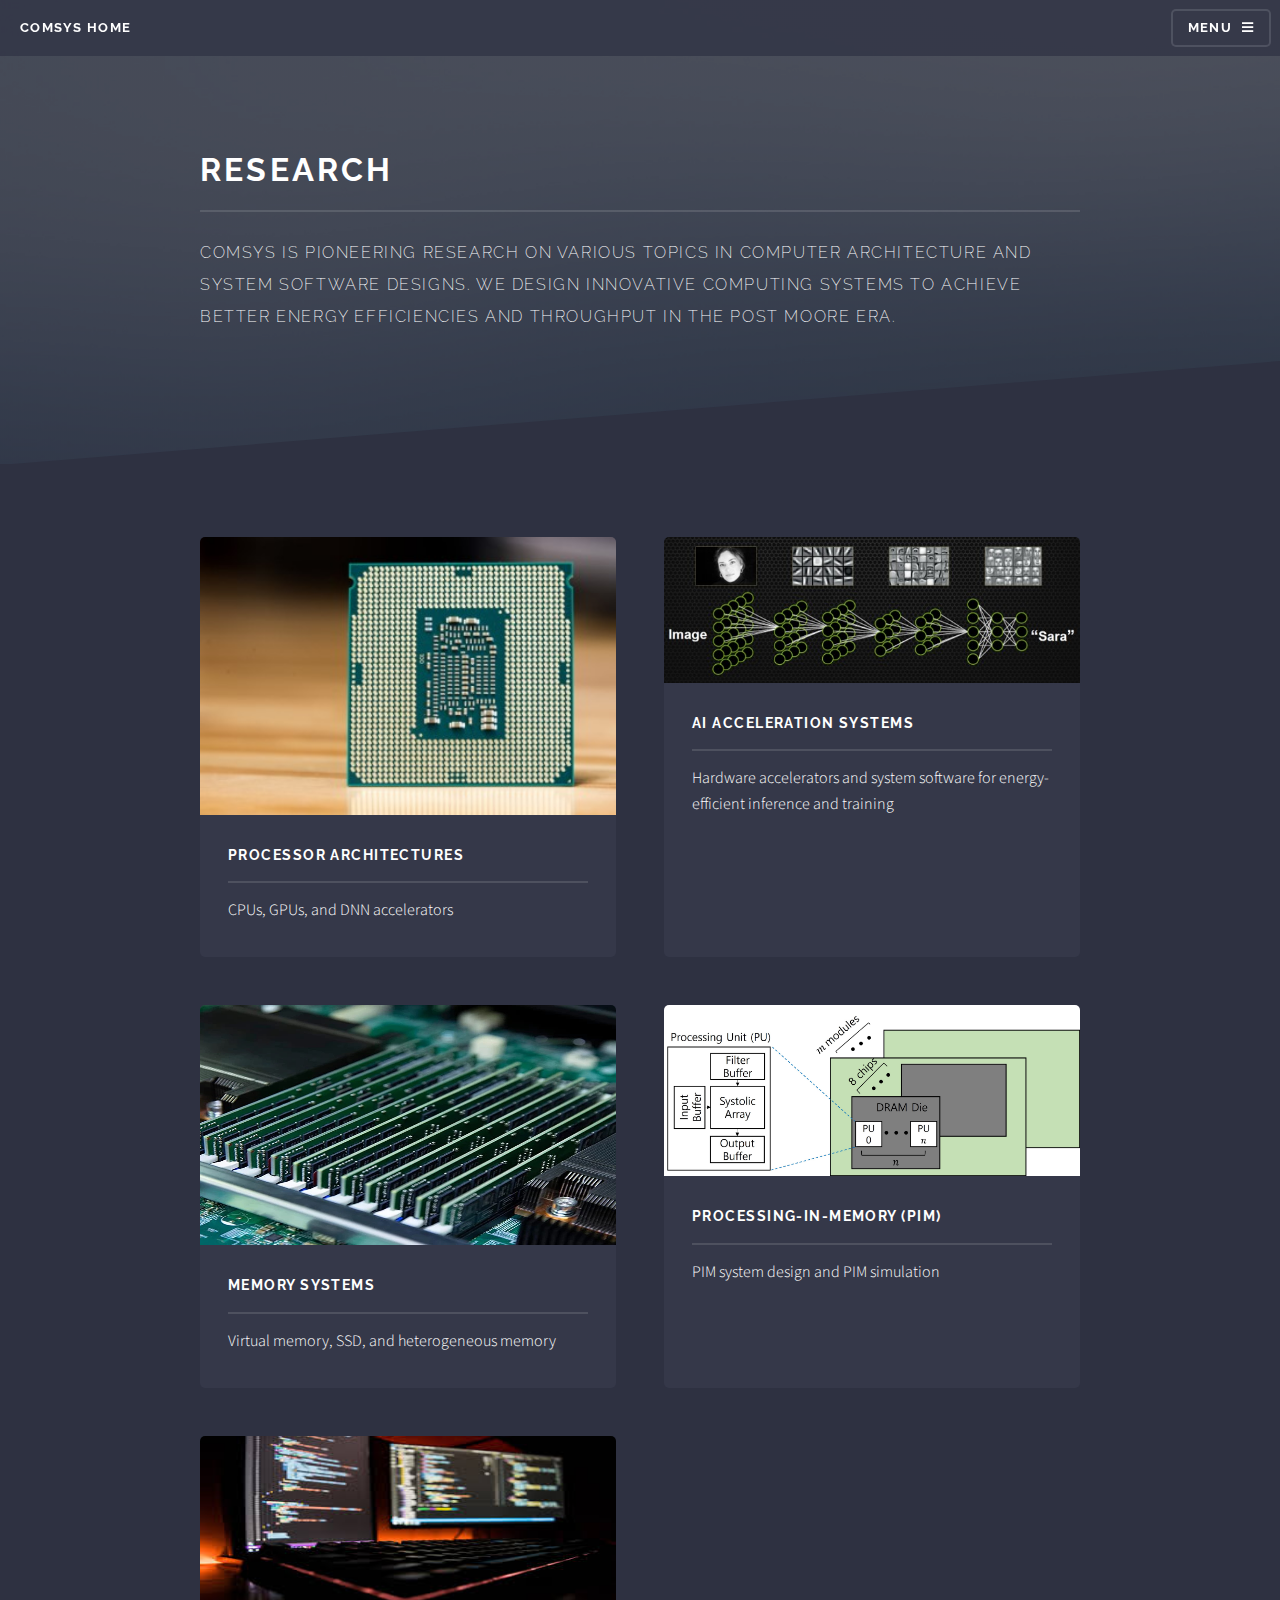
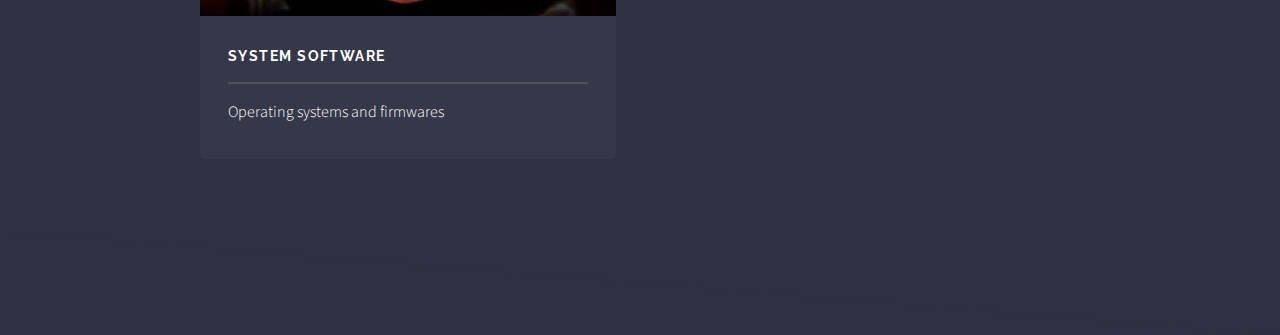
<file: research_old.html>
<!DOCTYPE HTML>
<!--
	Solid State by HTML5 UP
	html5up.net | @ajlkn
	Free for personal and commercial use under the CCA 3.0 license (html5up.net/license)
-->
<html>
	<head>
		<title>ComSys</title>
		<meta charset="utf-8" />
		<meta name="viewport" content="width=device-width, initial-scale=1, user-scalable=no" />
		<link rel="stylesheet" href="assets/css/main.css" />
		<noscript><link rel="stylesheet" href="assets/css/noscript.css" /></noscript>
	</head>
	<body class="is-preload">

		<!-- Page Wrapper -->
			<div id="page-wrapper">

				<!-- Header -->
					<header id="header">
						<h1><a href="index.html">ComSys Home</a></h1>
						<nav>
							<a href="#menu">Menu</a>
						</nav>
					</header>

				<!-- Menu -->
					<nav id="menu">
						<div class="inner">
							<h2>Menu</h2>
							<ul class="links">
								<li><a href="index.html">Home</a></li>
								<li><a href="research.html">Research</a></li>
								<li><a href="people.html">People</a></li>
								<li><a href="publications.html">Publications</a></li>
								<li><a href="teaching.html">Teaching</a></li>
								<li><a href="photos.html">Photos</a></li>
							</ul>
							<a href="#" class="close">Close</a>
						</div>
					</nav>

				<!-- Wrapper -->
					<section id="wrapper">
						<header>
							<div class="inner">
								<h2>Research</h2>
								<p>ComSys is pioneering research on various topics in computer architecture and system software designs. 
                     We design innovative computing systems to achieve better energy efficiencies and throughput in the Post Moore era.</p>
							</div>
						</header>

						<!-- Content -->
							<div class="wrapper">
								<div class="inner">

									<section class="features">
										<article>
											<a class="image"><img src="images/cpu.jpg" alt="" /></a>
											<h3 class="major">Processor architectures</h3>
											<p>CPUs, GPUs, and DNN accelerators</p>
										</article>
										<article>
											<a class="image"><img src="images/dnn.jpg" alt="" /></a>
											<h3 class="major">AI Acceleration Systems</h3>
											<p>Hardware accelerators and system software for energy-efficient inference and training</p>
										</article>	
										<article>
											<a class="image"><img src="images/memory.jpg" height="240" alt="" /></a>
											<h3 class="major">Memory systems</h3>
											<p>Virtual memory, SSD, and heterogeneous memory</p>
										</article>
										<article>
											<a class="image"><img src="images/pim.jpg" alt="" /></a>
											<h3 class="major">Processing-In-Memory (PIM)</h3>
											<p>PIM system design and PIM simulation</p>
										</article>										
										<article>
											<a class="image"><img src="images/os.jpg" height="180" alt="" /></a>
											<h3 class="major">System Software</h3>
											<p>Operating systems and firmwares</p>
										</article>						
									</section>

								</div>
							</div>

					</section>

			</div>

		<!-- Scripts -->
			<script src="assets/js/jquery.min.js"></script>
			<script src="assets/js/jquery.scrollex.min.js"></script>
			<script src="assets/js/browser.min.js"></script>
			<script src="assets/js/breakpoints.min.js"></script>
			<script src="assets/js/util.js"></script>
			<script src="assets/js/main.js"></script>

	</body>
</html>
</file>
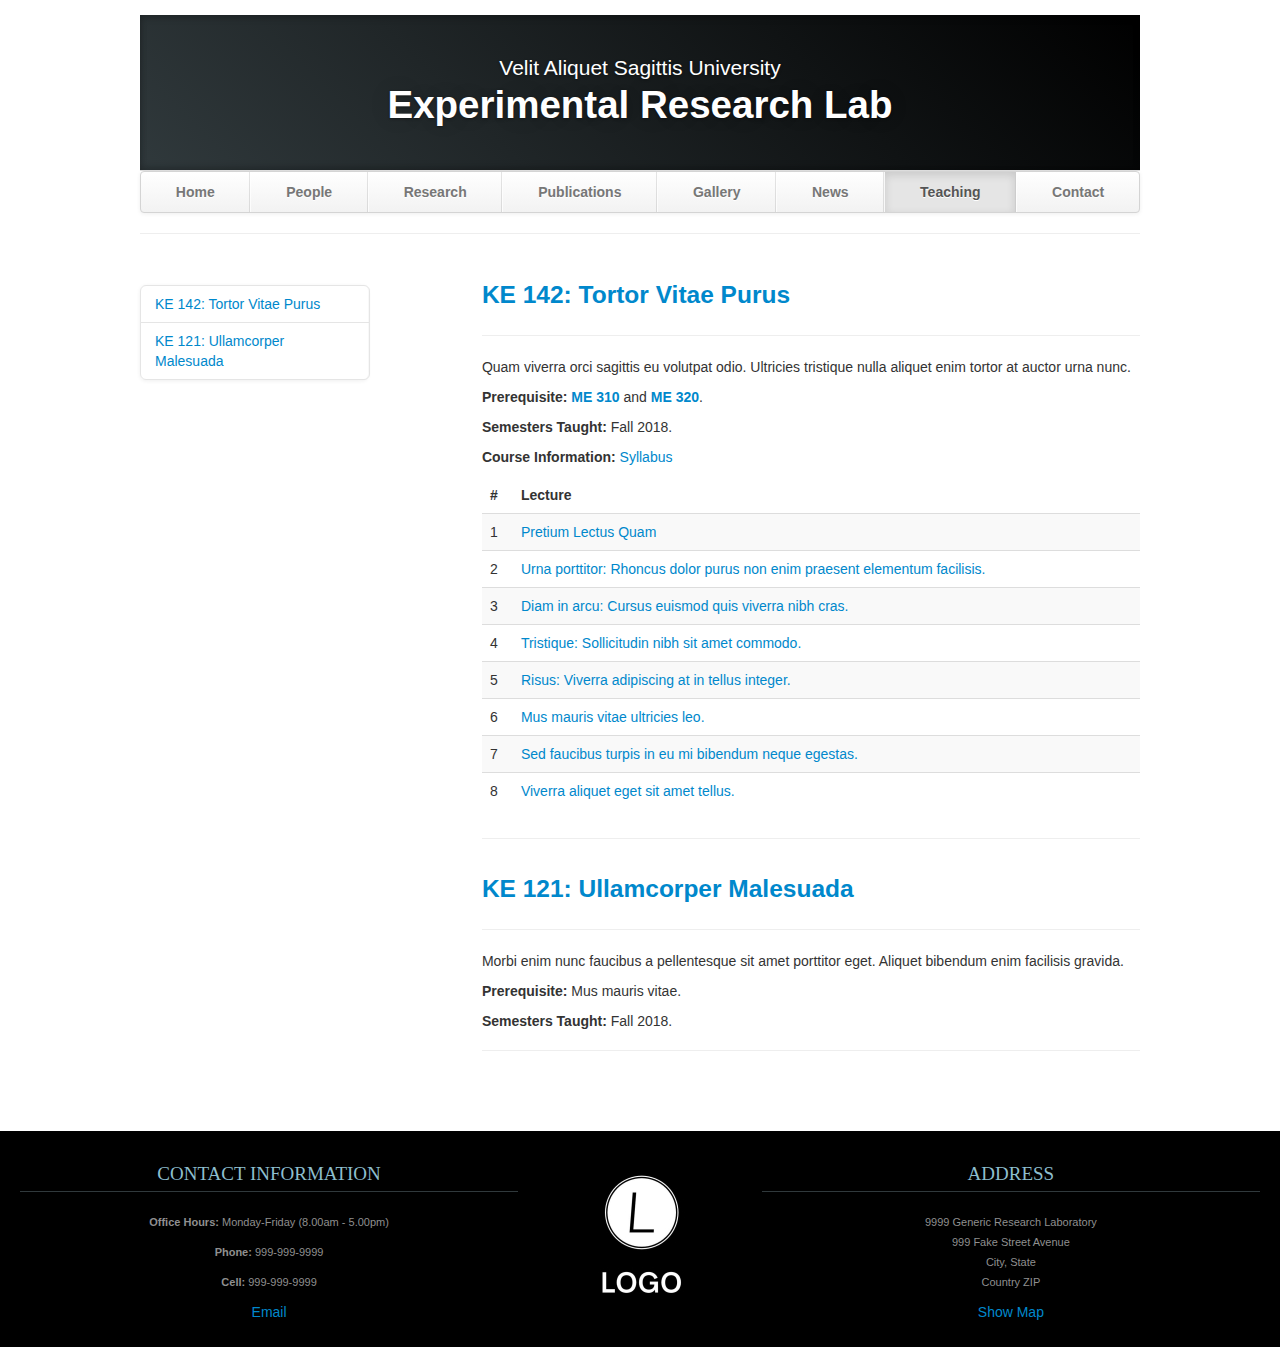
<file: teaching.html>
<!DOCTYPE html>
<html lang="en">
   <head>
      <meta charset="utf-8">
      <title>Research</title>
      <meta name="viewport" content="width=device-width, initial-scale=1.0">
      <meta name="description" content="Research Lab, Home, Velit Aliquet Sagittis University">
      <meta name="author" content="">
      <!-- Le styles -->
      <link href="css/bootstrap.min.css" rel="stylesheet">
      <link href="css/bootstrap-responsive.min.css" rel="stylesheet">
      <link href="css/theme.css" rel="stylesheet">
   </head>
   <body>
      <div class="container">
         <header class="jumbotron subhead" id="overview">
            <p class="lead"> Velit Aliquet Sagittis University </p>
            <h1>Experimental Research Lab</h1>
         </header>
         <div class="masthead">
            <div class="navbar">
               <div class="navbar-inner">
                  <div class="container">
                     <ul class="nav">
                        <li><a href="index.html">Home</a></li>
                        <li><a href="people.html">People</a></li>
                        <li><a href="research.html">Research</a></li>
                        <li><a href="publications.html">Publications</a></li>
                        <li><a href="gallery.html">Gallery</a></li>
                        <li><a href="news.html">News</a></li>
                        <li class="active"><a href="#">Teaching</a></li>
                        <li><a href="contact.html">Contact</a></li>
                     </ul>
                  </div>
               </div>
            </div>
         </div>
         <hr>
         <div class="row-fluid">
            <div class="span3 bs-docs-sidebar" id="navparent">
               <ul class="nav nav-list bs-docs-sidenav" data-spy="affix" data-offset-top="200" data-offset-bottom="260">
                  <li><a href="#ke142"> KE 142: Tortor Vitae Purus</a></li>
                  <li><a href="#ke121"> KE 121: Ullamcorper Malesuada</a></li>
               </ul>
            </div>
            <div class="span8 offset1">
               <section id="ke142">
                  <div class="page-header">
                     <h3><a href="">KE 142: Tortor Vitae Purus</a></h3>
                     <hr>
                     <p>Quam viverra orci sagittis eu volutpat odio. Ultricies tristique nulla aliquet enim tortor at auctor urna nunc. </p>
                     <p><b>Prerequisite: </b><a href=""><b>ME 310</b></a> and <a href=""><b>ME 320</b></a>.</p>
                     <p><b>Semesters Taught:</b> Fall 2018.</p>
                     <p><b>Course Information:</b> <a href="">Syllabus</a></p>
                     <table class="table table-striped">
                        <thead>
                           <tr>
                              <th>#</th>
                              <th>Lecture</th>
                        </thead>
                        <tbody>
                           <tr>
                              <td>1</td>
                              <td><a href="">Pretium Lectus Quam</a></td>
                           </tr>
                           <tr>
                              <td>2</td>
                              <td><a href="">Urna porttitor: Rhoncus dolor purus non enim praesent elementum facilisis.</a></td>
                           </tr>
                           <tr>
                              <td>3</td>
                              <td><a href="">Diam in arcu: Cursus euismod quis viverra nibh cras.</a></td>
                           </tr>
                           <tr>
                              <td>4</td>
                              <td><a href="">Tristique: Sollicitudin nibh sit amet commodo. </a></td>
                           </tr>
                           <tr>
                              <td>5</td>
                              <td><a href="">Risus: Viverra adipiscing at in tellus integer. </a></td>
                           </tr>
                           <tr>
                              <td>6</td>
                              <td><a href="">Mus mauris vitae ultricies leo.</a></td>
                           </tr>
                           <tr>
                              <td>7</td>
                              <td><a href="">Sed faucibus turpis in eu mi bibendum neque egestas. </a></td>
                           </tr>
                           <tr>
                              <td>8</td>
                              <td><a href="">Viverra aliquet eget sit amet tellus.</a></td>
                           </tr>
                        </tbody>
                     </table>
                  </div>
               </section>
               <section id="ke121">
                  <div class="page-header">
                     <h3><a href="">KE 121: Ullamcorper Malesuada</a></h3>
                     <hr>
                     <p>Morbi enim nunc faucibus a pellentesque sit amet porttitor eget. Aliquet bibendum enim facilisis gravida. </p>
                     <p><b>Prerequisite:</b> Mus mauris vitae.</p>
                     <p><b>Semesters Taught:</b> Fall 2018.</p>
                  </div>
               </section>
            </div>
         </div>
      </div>
      <footer id="footer">
         <div class="container-fluid">
            <div class="row-fluid">
               <div class="span5">
                  <h3>Contact Information</h3>
                  <p><b>Office Hours: </b>Monday-Friday (8.00am - 5.00pm)</p>
                  <p><b>Phone: </b>999-999-9999</p>
                  <p><b>Cell: </b>999-999-9999</p>
                  <a href="mailto:your.email@uni.edu">Email</a>
               </div>
               <div class="span2">
                  <a href="https://mybrandnewlogo.com/"><img src = "thumbs/generic-logo.JPG" alt="research-lab-logo"/></a>
               </div>
               <div class="span5">
                  <h3>Address</h3>
                  <p>9999 Generic Research Laboratory<br>
                     999 Fake Street Avenue<br>
                     City, State<br>
                     Country ZIP
                  </p>
                  <a href="http://maps.google.com/">Show Map</a>
               </div>
            </div>
         </div>
      </footer>

      <!-- Le javascript
         ================================================== -->
      <!-- Placed at the end of the document so the pages load faster -->
      <script src="js/jquery-1.9.1.min.js"></script>
      <script src="js/bootstrap.min.js"></script>
      <script>
         $(document).ready(function() {
             $(document.body).scrollspy({
                 target: "#navparent"
             });
         });
         
      </script>
   </body>
</html>
</file>
<file: assets/css/noscript.css>
/*
	Solid State by HTML5 UP
	html5up.net | @ajlkn
	Free for personal and commercial use under the CCA 3.0 license (html5up.net/license)
*/

/* Banner */

	body.is-preload #banner .logo {
		-moz-transform: none;
		-webkit-transform: none;
		-ms-transform: none;
		transform: none;
		opacity: 1;
	}

	body.is-preload #banner h2 {
		opacity: 1;
		-moz-transform: none;
		-webkit-transform: none;
		-ms-transform: none;
		transform: none;
		-moz-filter: none;
		-webkit-filter: none;
		-ms-filter: none;
		filter: none;
	}

	body.is-preload #banner p {
		opacity: 01;
		-moz-transform: none;
		-webkit-transform: none;
		-ms-transform: none;
		transform: none;
		-moz-filter: none;
		-webkit-filter: none;
		-ms-filter: none;
		filter: none;
	}
</file>
<file: css/theme.css>
body {
	padding-top: 15px;
	padding-bottom: 0px;
}


/* Custom container */

.container {
	margin: 0 auto;
	max-width: 1000px;
}

.container>hr {
	margin: 20px 0
}


/* Customize the navbar links to be fill the entire space of the .navbar */

.navbar .navbar-inner {
	padding: 0
}

.navbar .nav {
	margin: 0;
	display: table;
	width: 100%;
}

.navbar .nav li {
	display: table-cell;
	width: 1%;
	float: none;
}

.navbar .nav li a {
	font-weight: bold;
	text-align: center;
	border-left: 1px solid rgba(255, 255, 255, .75);
	border-right: 1px solid rgba(0, 0, 0, .1);
}

.navbar .nav li:first-child a {
	border-left: 0;
	border-radius: 3px 0 0 3px;
}

.navbar .nav li:last-child a {
	border-right: 0;
	border-radius: 0 3px 3px 0;
}

body>.navbar {
	font-size: 13px
}


/* Change the docs' brand */

body>.navbar .brand {
	padding-right: 0;
	padding-left: 0;
	margin-left: 20px;
	float: right;
	font-weight: bold;
	color: #000;
	text-shadow: 0 1px 0 rgba(255, 255, 255, .1), 0 0 30px rgba(255, 255, 255, .125);
	-webkit-transition: all .2s linear;
	-moz-transition: all .2s linear;
	transition: all .2s linear;
}

body>.navbar .brand:hover {
	text-decoration: none;
	text-shadow: 0 1px 0 rgba(255, 255, 255, .1), 0 0 30px rgba(255, 255, 255, .4);
}


/* Sidenav for Docs
         -------------------------------------------------- */

@media screen and (max-width: 768px) {
	.bs-docs-sidenav {
		display: none !important;
	}
}

.bs-docs-sidenav {
	width: 228px;
	margin: 30px 0 0;
	padding: 0;
	background-color: #fff;
	-webkit-border-radius: 6px;
	-moz-border-radius: 6px;
	border-radius: 6px;
	-webkit-box-shadow: 0 1px 4px rgba(0, 0, 0, .065);
	-moz-box-shadow: 0 1px 4px rgba(0, 0, 0, .065);
	box-shadow: 0 1px 4px rgba(0, 0, 0, .065);
}

.bs-docs-sidenav>li>a {
	display: block;
	width: 200px;
	margin: 0 0 -1px;
	padding: 8px 14px;
	border: 1px solid #e5e5e5;
}

.bs-docs-sidenav>li>a.subhead {
	display: block;
	width: 168px;
	margin: 0 0 -1px;
	padding: 8px 30px;
	border: 1px solid #e5e5e5;
	font-size: 12px;
}

.bs-docs-sidenav>li:first-child>a {
	-webkit-border-radius: 6px 6px 0 0;
	-moz-border-radius: 6px 6px 0 0;
	border-radius: 6px 6px 0 0;
}

.bs-docs-sidenav>li:last-child>a {
	-webkit-border-radius: 0 0 6px 6px;
	-moz-border-radius: 0 0 6px 6px;
	border-radius: 0 0 6px 6px;
}

.bs-docs-sidenav>.active>a {
	position: relative;
	z-index: 2;
	padding: 9px 15px;
	border: 0;
	text-shadow: 0 1px 0 rgba(0, 0, 0, .15);
	-webkit-box-shadow: inset 1px 0 0 rgba(0, 0, 0, .1), inset -1px 0 0 rgba(0, 0, 0, .1);
	-moz-box-shadow: inset 1px 0 0 rgba(0, 0, 0, .1), inset -1px 0 0 rgba(0, 0, 0, .1);
	box-shadow: inset 1px 0 0 rgba(0, 0, 0, .1), inset -1px 0 0 rgba(0, 0, 0, .1);
}

.bs-docs-sidenav>li>a:hover {
	background-color: #f5f5f5
}

.bs-docs-sidenav a:hover .icon-chevron-right {
	opacity: .5
}

.bs-docs-sidenav.affix {
	top: 10px
}

.bs-docs-sidenav.affix-bottom {
	position: absolute;
	top: auto;
	bottom: 270px;
}


/* Responsive
         -------------------------------------------------- */

.affix {
	top: 0px
}

#media {
	margin-top: 70px
}

#media .header {
	margin-left: 0;
	margin-bottom: 56px;
	margin-top: 30px;
}

#media .post_row {
	margin-left: 0;
	margin-bottom: 40px;
}

#media .lastpost_row {
	margin-bottom: 0
}

#media .post_row .post {
	background: #fff;
	/*margin-left: 0;;
    margin-right: 20px;*/
	border-radius: 4px;
	box-shadow: 1px 1px 2px 0px #E0E0E0;
	width: 487px;
	height: 616px;
}

#media .post_row .last {
	margin-right: 0
}

#media .post_row .post .img {
	position: relative;
	text-align: center;
}

#media .post_row .post .img .date {
	background: #E8554E;
	position: absolute;
	padding: 2px 5px;
	top: 0;
	left: 11px;
}

#media .post_row .post .img .date p {
	color: #fff;
	font-size: 14px;
	font-weight: bold;
	font-style: italic;
	margin: 0;
}

#media .post_row .post .img img {
	height: 275px;
	width: 410px;
}

#media .post_row .post .text {
	margin: 18px auto 0;
	width: 83%;
}

#media .post_row .post .text h5 {
	margin: 0 0 8px 0;
	font-size: 20px;
	line-height: 23px;
}

#media .post_row .post .text h5 a {
	color: #333
}

#media .post_row .post .text span.date {
	color: #9F9F9F;
	display: block;
	margin-bottom: 12px;
	font-style: italic;
	font-size: 13px;
}

#media .post_row .post .text p {
	margin: 0;
	line-height: 21px;
	font-size: 14px;
}

#media .post_row .post .author_box {
	margin: 12px auto 20px;
	border-top: 1px solid #EDEDED;
	overflow: hidden;
	text-align: left;
	width: 85%;
	padding-top: 12px;
}

#media .post_row .post .author_box h6 {
	margin: 0 0 3px 0;
	font-size: 13px;
	line-height: 15px;
	font-style: italic;
	font-weight: normal;
	color: #B2B2B2;
}

#media .post_row .post .author_box p {
	color: #B2B2B2;
	font-style: italic;
	font-size: 13px;
	line-height: 14px;
	margin: 0;
}

#media .post_row .post .author_box img {
	float: right
}

#media .post_row .post a.plus_wrapper {
	width: 99%;
	text-align: center;
	background: #fff;
	display: none;
	border-radius: 0px 0px 4px 4px;
	padding: 6px 0px 2px;
	margin: 0 auto 1px;
}

#media .post_row .post a.plus_wrapper span {
	color: #1189D9;
	font-size: 30px;
	font-weight: bold;
}

#media .post_row .post:hover a.plus_wrapper {
	display: block
}

#media .post_row .post:hover {
	box-shadow: 0px 1px 5px 1px rgb(216, 216, 216)
}

#media .post_row .post:hover .text h5 a {
	color: #1189D9
}

.map .box_wrapp {
	position: absolute;
	margin: 15px auto;
	box-shadow: 0 0 7px 0 rgba(26, 26, 26, 0.4);
	padding: 30px 0 30px;
	background: white;
	border-radius: 4px;
	margin-top: 25px;
}

.map .box_wrapp .box_cont {
	margin: 30px auto;
	width: 76%;
}

.section-header {
	text-align: center;
	margin-bottom: 35px;
}

.section-header h1,
.title-text {
	font-weight: bold;
	font-size: 30px;
	margin: 12.5px 0;
	font-weight: 100;
	margin-bottom: 25px;
	line-height: 55px;
}

.feature-item:hover {
	box-shadow: 0px 1px 5px 1px rgb(216, 216, 216)
}

.feature-item img {
	margin-left: 15px;
	margin-right: 15px;
	max-width: 90%;
	height: 200px;
}

.feature-item h5 {
	margin-left: 15px;
	margin-right: 15px;
	margin-top: 20px;
	margin-bottom: 20px;
}

.feature-item p {
	margin-left: 15px;
	margin-right: 15px;
}

.feature-heading {
	margin-top: 20px;
	margin-bottom: 20px;
	margin-left: 15px;
	margin-right: 15px;
}

.feature-heading a:hover {
	text-decoration: none;
}

.feature-button {
	font-size: 16px;
	background-image: none;
	box-shadow: none;
	margin-bottom: 10px;
}

.centered {
	text-align: center;
}

.subhead {
	text-align: left;
	border-bottom: 1px solid #ddd;
}

.jumbotron {
	position: relative;
	padding: 45px 0px 35px 0px;
	color: #fff;
	text-align: center;
	text-shadow: 0 1px 3px rgba(0, 0, 0, .4), 0 0 30px rgba(0, 0, 0, .075);
	background: #30393C;
	background: -moz-linear-gradient(45deg, #30393C 0%, #000000 100%);
	background: -webkit-gradient(linear, left bottom, right top, color-stop(0%, #30393C), color-stop(100%, #30393C));
	background: -webkit-linear-gradient(45deg, #30393C 0%, #000000 100%);
	background: -o-linear-gradient(45deg, #30393C 0%, #000000 100%);
	background: -ms-linear-gradient(45deg, #30393C 0%, #000000 100%);
	background: linear-gradient(45deg, #30393C 0%, #000000 100%) repeat;
	-webkit-box-shadow: inset 0 3px 7px rgba(0, 0, 0, .2), inset 0 -3px 7px rgba(0, 0, 0, .2);
	-moz-box-shadow: inset 0 3px 7px rgba(0, 0, 0, .2), inset 0 -3px 7px rgba(0, 0, 0, .2);
	box-shadow: inset 0 3px 7px rgba(0, 0, 0, .2), inset 0 -3px 7px rgba(0, 0, 0, .2);
}

.jumbotron:after {
	content: '';
	display: block;
	position: absolute;
	top: 0;
	right: 0;
	bottom: 0;
	left: 0;
	opacity: .4;
}

.lead {
	margin-bottom: 0px;
	font-size: 21px;
	font-weight: 200;
	line-height: 15px;
}

img.float-left {
	float: left;
	margin-top: 9px;
	margin-left: 0px;
	margin-right: 30px;
	margin-bottom: 12px;
}

img.float-right {
	float: right;
	margin-top: 9px;
	margin-right: 0px;
	margin-bottom: 12px;
	margin-left: 30px;
}

img.publications-thumb {
	width: 142px;
	height: 188px;
}

.caption {
	margin: 10px;
}

.responsive-video {
	position: relative;
	padding-bottom: 56.25%;
	padding-top: 60px;
	overflow: hidden;
}

.responsive-video iframe,
.responsive-video object,
.responsive-video embed {
	position: absolute;
	top: 0;
	left: 0;
	width: 93.5%;
	height: 93.5%;
}

.video-caption {
	margin: 10px;
}

.accordion {
	margin-bottom: 20px;
	margin-right: 40px;
}

.thumbnail>img.sponsor {
	width: 212px;
	height: 150px;
}

img.carousel-image {
	width: 100%;
}

li.publication {
	margin-bottom: 20px;
}

.page-header h3 a:hover {
	text-decoration: none;
}

iframe.map-frame {
	border: none;
	overflow: hidden;
	margin-top: 10px;
	margin-bottom: 10px;
	margin-left: 0px;
	margin-right: 0px;
	height: 550px;
	width: 100%;
}

ul.sponsors {
	margin-top: 40px;
	margin-bottom: 40px;
}

#footer {
	z-index: 10;
	margin-top: 50px;
	margin-bottom: 0px;
	padding-bottom: 25px;
	border-top-width: 8px;
	border-top-style: solid;
	border-top-color: #2F2F2F;
	background-color: #000000;
	border: 0;
	font-size: 100%;
	font: inherit;
	vertical-align: baseline;
	text-align: center;
}

#footer h3 {
	font-size: 19px;
	text-transform: uppercase;
	font-family: BebasNeueRegular;
	color: #8DBECE;
	border-bottom-width: 1px;
	border-bottom-style: solid;
	border-bottom-color: #30393C;
	line-height: 35px;
	margin-bottom: 20px;
	margin-top: 25px;
	font-weight: normal;
}

#footer a img {
	margin-top: 40px;
}

#footer p,
#footer address {
	color: #8F8F8F;
	font-size: 11px;
}
</file>
<file: css/social-buttons.css>
/*

CSS Social Icons
By: Nick La (@nickla)
http://webdesignerwall.com/tutorials/css-social-buttons

Version: 1.0

*/

/************************************************************************************
SOCIAL LINK a.sb
*************************************************************************************/
a.sb,
.sb a {
	width: 32px;
	height: 32px;
	background-repeat: no-repeat;
	background-position: center center;
	text-indent: -900em;
	color: #333;
	text-decoration: none;
	line-height: 100%;
	white-space: nowrap;
	display: inline-block;
	position: relative;
	vertical-align: middle;
	margin: 0 2px 5px 0;
	
	/* default button color */
	background-color: #ececec;
	border: solid 1px #b8b8b9;
	
	/* default box shadow */
	-webkit-box-shadow: inset 0 1px 0 rgba(255,255,255,.3), 0 1px 0 rgba(0,0,0,.1);
	-moz-box-shadow: inset 0 1px 0 rgba(255,255,255,.3), 0 1px 0 rgba(0,0,0,.1);
	box-shadow: inset 0 1px 0 rgba(255,255,255,.3), 0 1px 0 rgba(0,0,0,.1);

	/* default border radius */
	-webkit-border-radius: 5px;
	-moz-border-radius: 5px;
	border-radius: 5px;
	
}
/* for IE */
*:first-child+html a.sb,
*:first-child+html .sb a {
	text-indent: 0;
	line-height: 0;
	font-size: 0;
	overflow: hidden;
}


/* SB LIST
================================================ */
.sb {
	margin: 0;
	padding: 0;
}
.sb li {
	margin: 0;
	padding: 0;
	display: inline;
}


/* SIZES
================================================ */
/* small */
a.sb.small,
.sb.small a {
	width: 26px;
	height: 26px;
	font-size: 90%;
}

/* large */
a.sb.large,
.sb.large a {
	width: 40px;
	height: 40px;
	font-size: 120%;
}


/* GRADIENTS
================================================ */

/* default gradient */
a.sb.gradient,
.sb.gradient a {
	background-color: transparent !important;
}
a.sb.gradient:after,
.sb.gradient a:after {
	padding: 1px;
	content: "";
	width: 100%;
	height: 100%;
	position: absolute;
	top: -1px;
	left: -1px;
	z-index: -1;
	
	-webkit-box-shadow: inset 0 2px 0 rgba(255,255,255,.3);
	-moz-box-shadow: inset 0 2px 0 rgba(255,255,255,.3);
	box-shadow: inset 0 2px 0 rgba(255,255,255,.3);

	/* default gradient */
	background: -moz-linear-gradient(top, #eeeeee 0%, #d2d2d2 100%);
	background: -webkit-linear-gradient(top, #eeeeee 0%, #d2d2d2 100%);
	background: linear-gradient(top, #eeeeee 0%, #d2d2d2 100%);
}

/* gradient blue */
a.sb.gradient.blue:after,
.sb.gradient.blue a:after {
	background-image: url([data-uri]);
	background-image: -moz-linear-gradient(top,  rgba(83,132,237,1) 0%, rgba(44,86,159,1) 100%);
	background-image: -webkit-linear-gradient(top,  rgba(83,132,237,1) 0%,rgba(44,86,159,1) 100%);
	background-image: linear-gradient(top,  rgba(83,132,237,1) 0%,rgba(44,86,159,1) 100%);
}

/* gradient purple */
a.sb.gradient.purple:after,
.sb.gradient.purple a:after {
	background-image: url([data-uri]);
	background-image: -moz-linear-gradient(top,  rgba(127,119,252,1) 0%, rgba(78,24,219,1) 100%);
	background-image: -webkit-linear-gradient(top,  rgba(127,119,252,1) 0%,rgba(78,24,219,1) 100%);
	background-image: linear-gradient(top,  rgba(127,119,252,1) 0%,rgba(78,24,219,1) 100%);
}

/* gradient red */
a.sb.gradient.red:after,
.sb.gradient.red a:after {
	background-image: url([data-uri]);
	background-image: -moz-linear-gradient(top,  rgba(249,116,88,1) 0%, rgba(215,35,18,1) 100%);
	background-image: -webkit-linear-gradient(top,  rgba(249,116,88,1) 0%,rgba(215,35,18,1) 100%);
	background-image: linear-gradient(top,  rgba(249,116,88,1) 0%,rgba(215,35,18,1) 100%);
}

/* gradient green */
a.sb.gradient.green:after,
.sb.gradient.green a:after {
	background-image: url([data-uri]);
	background-image: -moz-linear-gradient(top,  rgba(81,185,18,1) 0%, rgba(49,121,9,1) 100%);
	background-image: -webkit-linear-gradient(top,  rgba(81,185,18,1) 0%,rgba(49,121,9,1) 100%);
	background-image: linear-gradient(top,  rgba(81,185,18,1) 0%,rgba(49,121,9,1) 100%);
}

/* gradient green */
a.sb.gradient.green:after,
.sb.gradient.green a:after {
	background-image: url([data-uri]);
	background-image: -moz-linear-gradient(top,  rgba(81,185,18,1) 0%, rgba(49,121,9,1) 100%);
	background-image: -webkit-linear-gradient(top,  rgba(81,185,18,1) 0%,rgba(49,121,9,1) 100%);
	background-image: linear-gradient(top,  rgba(81,185,18,1) 0%,rgba(49,121,9,1) 100%);
}

/* gradient orange */
a.sb.gradient.orange:after,
.sb.gradient.orange a:after {
	background-image: url([data-uri]);
	background-image: -moz-linear-gradient(top,  rgba(255,165,0,1) 0%, rgba(255,111,0,1) 100%);
	background-image: -webkit-linear-gradient(top,  rgba(255,165,0,1) 0%,rgba(255,111,0,1) 100%);
	background-image: linear-gradient(top,  rgba(255,165,0,1) 0%,rgba(255,111,0,1) 100%);
}

/* gradient brown */
a.sb.gradient.brown:after,
.sb.gradient.brown a:after {
	background-image: url([data-uri]);
	background-image: -moz-linear-gradient(top,  rgba(197,99,5,1) 0%, rgba(123,59,2,1) 100%);
	background-image: -webkit-linear-gradient(top,  rgba(197,99,5,1) 0%,rgba(123,59,2,1) 100%);
	background-image: linear-gradient(top,  rgba(197,99,5,1) 0%,rgba(123,59,2,1) 100%);
}

/* gradient black */
a.sb.gradient.black:after,
.sb.gradient.black a:after {
	background-image: url([data-uri]);
	background-image: -moz-linear-gradient(top,  rgba(86,86,86,1) 0%, rgba(3,3,3,1) 100%);
	background-image: -webkit-linear-gradient(top,  rgba(86,86,86,1) 0%,rgba(3,3,3,1) 100%);
	background-image: linear-gradient(top,  rgba(86,86,86,1) 0%,rgba(3,3,3,1) 100%);
}

/* gradient gray */
a.sb.gradient.gray:after,
.sb.gradient.gray a:after {
	background-image: url([data-uri]);
	background-image: -moz-linear-gradient(top,  rgba(172,171,171,1) 0%, rgba(82,82,82,1) 100%);
	background-image: -webkit-linear-gradient(top,  rgba(172,171,171,1) 0%,rgba(82,82,82,1) 100%);
	background-image: linear-gradient(top,  rgba(172,171,171,1) 0%,rgba(82,82,82,1) 100%);
}

/* gradient light-gray */
a.sb.gradient.light-gray:after,
.sb.gradient.light-gray a:after {
	background-image: url([data-uri]);
	background-image: -moz-linear-gradient(top,  rgba(217,217,217,1) 0%, rgba(157,157,157,1) 100%);
	background-image: -webkit-linear-gradient(top,  rgba(217,217,217,1) 0%,rgba(157,157,157,1) 100%);
	background-image: linear-gradient(top,  rgba(217,217,217,1) 0%,rgba(157,157,157,1) 100%);
}

/* gradient light-blue */
a.sb.gradient.light-blue:after,
.sb.gradient.light-blue a:after {
	background-image: url([data-uri]);
	background-image: -moz-linear-gradient(top,  rgba(209,229,254,1) 0%, rgba(150,194,250,1) 100%);
	background-image: -webkit-linear-gradient(top,  rgba(209,229,254,1) 0%,rgba(150,194,250,1) 100%);
	background-image: linear-gradient(top,  rgba(209,229,254,1) 0%,rgba(150,194,250,1) 100%);
}

/* gradient light-purple */
a.sb.gradient.light-purple:after,
.sb.gradient.light-purple a:after {
	background-image: url([data-uri]);
	background-image: -moz-linear-gradient(top,  rgba(206,201,254,1) 0%, rgba(168,158,252,1) 100%);
	background-image: -webkit-linear-gradient(top,  rgba(206,201,254,1) 0%,rgba(168,158,252,1) 100%);
	background-image: linear-gradient(top,  rgba(206,201,254,1) 0%,rgba(168,158,252,1) 100%);
}

/* gradient pink */
a.sb.gradient.pink:after,
.sb.gradient.pink a:after {
	background-image: url([data-uri]);
	background-image: -moz-linear-gradient(top,  rgba(253,211,240,1) 0%, rgba(254,147,203,1) 100%);
	background-image: -webkit-linear-gradient(top,  rgba(253,211,240,1) 0%,rgba(254,147,203,1) 100%);
	background-image: linear-gradient(top,  rgba(253,211,240,1) 0%,rgba(254,147,203,1) 100%);
}

/* gradient light-green */
a.sb.gradient.light-green:after,
.sb.gradient.light-green a:after {
	background-image: url([data-uri]);
	background-image: -moz-linear-gradient(top,  rgba(179,239,22,1) 0%, rgba(141,200,14,1) 100%);
	background-image: -webkit-linear-gradient(top,  rgba(179,239,22,1) 0%,rgba(141,200,14,1) 100%);
	background-image: linear-gradient(top,  rgba(179,239,22,1) 0%,rgba(141,200,14,1) 100%);
}

/* gradient yellow */
a.sb.gradient.yellow:after,
.sb.gradient.yellow a:after {
	background-image: url([data-uri]);
	background-image: -moz-linear-gradient(top,  rgba(253,246,177,1) 0%, rgba(255,222,7,1) 100%);
	background-image: -webkit-linear-gradient(top,  rgba(253,246,177,1) 0%,rgba(255,222,7,1) 100%);
	background-image: linear-gradient(top,  rgba(253,246,177,1) 0%,rgba(255,222,7,1) 100%);
}


/* COLORS
================================================ */

/* default hover */
a.sb:hover:after,
.sb a:hover:after {
	background-image: none;
}
a.sb:hover,
.sb a:hover,
a.sb:hover:after,
.sb a:hover:after {
	background-color: #f3f3f3;
}


/* blue color */
a.sb.blue,
.sb.blue a,
a.sb.blue:after,
.sb.blue a:after {
	background-color: #4d7de1;
	border-color: #294c89;
	color: #fff;
}
a.sb.blue:hover:after,
.sb.blue a:hover:after {
	background-image: none;
}
a.sb.blue:hover,
.sb.blue a:hover,
a.sb.blue:hover:after,
.sb.blue a:hover:after {
	background-color: #5384ed;
}

/* purple color */
a.sb.purple,
.sb.purple a,
a.sb.purple:after,
.sb.purple a:after {
	background-color: #7a6bf8;
	border-color: #321396;
	color: #fff;
}
a.sb.purple:hover:after,
.sb.purple a:hover:after {
	background-image: none;
}
a.sb.purple:hover,
.sb.purple a:hover,
a.sb.purple:hover:after,
.sb.purple a:hover:after {
	background-color: #7f77fc;
}

/* red color */
a.sb.red,
.sb.red a,
a.sb.red:after,
.sb.red a:after {
	background-color: #e8311f;
	border-color: #9d1d14;
	color: #fff;
}
a.sb.red:hover:after,
.sb.red a:hover:after {
	background-image: none;
}
a.sb.red:hover,
.sb.red a:hover,
a.sb.red:hover:after,
.sb.red a:hover:after {
	background-color: #e84b34;
}

/* green color */
a.sb.green,
.sb.green a,
a.sb.green:after,
.sb.green a:after {
	background-color: #4aab10;
	border-color: #1e5608;
	color: #fff;
}
a.sb.green:hover:after,
.sb.green a:hover:after {
	background-image: none;
}
a.sb.green:hover,
.sb.green a:hover,
a.sb.green:hover:after,
.sb.green a:hover:after {
	background-color: #51b912;
}

/* orange color */
a.sb.orange,
.sb.orange a,
a.sb.orange:after,
.sb.orange a:after {
	background-color: #ff9600;
	border-color: #c35505;
	color: #fff;
}
a.sb.orange:hover:after,
.sb.orange a:hover:after {
	background-image: none;
}
a.sb.orange:hover,
.sb.orange a:hover,
a.sb.orange:hover:after,
.sb.orange a:hover:after {
	background-color: #ffa500;
}

/* brown color */
a.sb.brown,
.sb.brown a,
a.sb.brown:after,
.sb.brown a:after {
	background-color: #a35004;
	border-color: #622d07;
	color: #fff;
}
a.sb.brown:hover:after,
.sb.brown a:hover:after {
	background-image: none;
}
a.sb.brown:hover,
.sb.brown a:hover,
a.sb.brown:hover:after,
.sb.brown a:hover:after {
	background-color: #c56305;
}

/* black color */
a.sb.black,
.sb.black a,
a.sb.black:after,
.sb.black a:after {
	background-color: #252525;
	border-color: #000000;
	color: #fff;
}
a.sb.black:hover:after,
.sb.black a:hover:after {
	background-image: none;
}
a.sb.black:hover,
.sb.black a:hover,
a.sb.black:hover:after,
.sb.black a:hover:after {
	background-color: #565656;
}

/* gray color */
a.sb.gray,
.sb.gray a,
a.sb.gray:after,
.sb.gray a:after {
	background-color: #989797;
	border-color: #3f3f3f;
	color: #fff;
}
a.sb.gray:hover:after,
.sb.gray a:hover:after {
	background-image: none;
}
a.sb.gray:hover,
.sb.gray a:hover,
a.sb.gray:hover:after,
.sb.gray a:hover:after {
	background-color: #acabab;
}

/* light-gray color */
a.sb.light-gray,
.sb.light-gray a,
a.sb.light-gray:after,
.sb.light-gray a:after {
	background-color: #c7c7c7;
	border-color: #7b7b7b;
}
a.sb.light-gray:hover:after,
.sb.light-gray a:hover:after {
	background-image: none;
}
a.sb.light-gray:hover,
.sb.light-gray a:hover,
a.sb.light-gray:hover:after,
.sb.light-gray a:hover:after {
	background-color: #d9d9d9;
}

/* light-blue color */
a.sb.light-blue,
.sb.light-blue a,
a.sb.light-blue:after,
.sb.light-blue a:after {
	background-color: #bdd9fd;
	border-color: #6694d6;
}
a.sb.light-blue:hover:after,
.sb.light-blue a:hover:after {
	background-image: none;
}
a.sb.light-blue:hover,
.sb.light-blue a:hover,
a.sb.light-blue:hover:after,
.sb.light-blue a:hover:after {
	background-color: #d1e5fe;
}

/* light-purple color */
a.sb.light-purple,
.sb.light-purple a,
a.sb.light-purple:after,
.sb.light-purple a:after {
	background-color: #c1bafd;
	border-color: #7f76cc;
}
a.sb.light-purple:hover:after,
.sb.light-purple a:hover:after {
	background-image: none;
}
a.sb.light-purple:hover,
.sb.light-purple a:hover,
a.sb.light-purple:hover:after,
.sb.light-purple a:hover:after {
	background-color: #cec9fe;
}

/* pink color */
a.sb.pink,
.sb.pink a,
a.sb.pink:after,
.sb.pink a:after {
	background-color: #feb4e4;
	border-color: #e464ac;
}
a.sb.pink:hover:after,
.sb.pink a:hover:after {
	background-image: none;
}
a.sb.pink:hover,
.sb.pink a:hover,
a.sb.pink:hover:after,
.sb.pink a:hover:after {
	background-color: #fdd3f0;
}

/* light-green color */
a.sb.light-green,
.sb.light-green a,
a.sb.light-green:after,
.sb.light-green a:after {
	background-color: #9bd611;
	border-color: #71a115;
}
a.sb.light-green:hover:after,
.sb.light-green a:hover:after {
	background-image: none;
}
a.sb.light-green:hover,
.sb.light-green a:hover,
a.sb.light-green:hover:after,
.sb.light-green a:hover:after {
	background-color: #b3ef16;
}

/* yellow color */
a.sb.yellow,
.sb.yellow a,
a.sb.yellow:after,
.sb.yellow a:after {
	background-color: #fff06c;
	border-color: #dcb232;
}
a.sb.yellow:hover:after,
.sb.yellow a:hover:after {
	background-image: none;
}
a.sb.yellow:hover,
.sb.yellow a:hover,
a.sb.yellow:hover:after,
.sb.yellow a:hover:after {
	background-color: #fdf6b1;
}


/* STYLES
================================================ */

/* min style */
a.sb.min,
.sb.min a {
	background-color: transparent;
	border: none;
	
	-webkit-box-shadow: none;
	-moz-box-shadow: none;
	box-shadow: none;
}

/* circle style */
a.sb.circle,
.sb.circle a,
a.sb.circle:before,
.sb.circle a:before,
a.sb.circle:after,
.sb.circle a:after {
	-webkit-border-radius: 10em;
	-moz-border-radius: 10em;
	border-radius: 10em;
}

/* round style */
a.sb,
.sb a,
a.sb:before,
.sb a:before,
a.sb:after,
.sb a:after {
	-webkit-border-radius: 5px;
	-moz-border-radius: 5px;
	border-radius: 5px;
}

/* reset bottom border-radius for round and circle */
a.sb.circle:before,
.sb.circle a:before,
a.sb:before,
.sb a:before {
	border-bottom-right-radius: 0;
	border-bottom-left-radius: 0;
	-moz-border-radius-bottomright: 0;
	-moz-border-radius-bottomleft: 0;
	-webkit-border-bottom-right-radius: 0;
	-webkit-border-bottom-left-radius: 0;
}

/* thick-border border style */
a.sb.thick-border,
.sb.thick-border a {
	border-width: 3px;
}

/* no-border style */
a.sb.no-border,
.sb.no-border a {
	border: none;
}

/* no-shadow style */
a.sb.no-shadow,
.sb.no-shadow a {
	-webkit-box-shadow: none;
	-moz-box-shadow: none;
	box-shadow: none;
}

/* pressed style */
a.sb.pressed,
.sb.pressed a {
	-webkit-box-shadow: inset 0 1px 2px rgba(0,0,0,.35);
	-moz-box-shadow: inset 0 1px 2px rgba(0,0,0,.35);
	box-shadow: inset 0 1px 2px rgba(0,0,0,.35);
}

/* embossed style */
a.sb.embossed,
.sb.embossed a {
	-webkit-box-shadow: inset 0 1px 0 rgba(255,255,255,.5), inset 0 -2px 0 rgba(0,0,0,.25), inset 0 -3px 0 rgba(255,255,255,.2), 0 1px 0 rgba(0,0,0,.1);
	-moz-box-shadow: inset 0 1px 0 rgba(255,255,255,.5), inset 0 -2px 0 rgba(0,0,0,.25), inset 0 -3px 0 rgba(255,255,255,.2), 0 1px 0 rgba(0,0,0,.1);
	box-shadow: inset 0 1px 0 rgba(255,255,255,.5), inset 0 -2px 0 rgba(0,0,0,.25), inset 0 -3px 0 rgba(255,255,255,.2), 0 1px 0 rgba(0,0,0,.1);
}
a.sb.small.embossed,
.sb.small.embossed a {
	-webkit-box-shadow: inset 0 1px 0 rgba(255,255,255,.5), inset 0 -1px 0 rgba(0,0,0,.25), inset 0 -2px 0 rgba(255,255,255,.2), 0 1px 0 rgba(0,0,0,.1);
	-moz-box-shadow: inset 0 1px 0 rgba(255,255,255,.5), inset 0 -1px 0 rgba(0,0,0,.25), inset 0 -2px 0 rgba(255,255,255,.2), 0 1px 0 rgba(0,0,0,.1);
	box-shadow: inset 0 1px 0 rgba(255,255,255,.5), inset 0 -1px 0 rgba(0,0,0,.25), inset 0 -2px 0 rgba(255,255,255,.2), 0 1px 0 rgba(0,0,0,.1);
}
a.sb.large.embossed,
.sb.large.embossed a {
	-webkit-box-shadow: inset 0 1px 0 rgba(255,255,255,.5), inset 0 -3px 0 rgba(0,0,0,.25), inset 0 -4px 0 rgba(255,255,255,.2), 0 1px 0 rgba(0,0,0,.1);
	-moz-box-shadow: inset 0 1px 0 rgba(255,255,255,.5), inset 0 -3px 0 rgba(0,0,0,.25), inset 0 -4px 0 rgba(255,255,255,.2), 0 1px 0 rgba(0,0,0,.1);
	box-shadow: inset 0 1px 0 rgba(255,255,255,.5), inset 0 -3px 0 rgba(0,0,0,.25), inset 0 -4px 0 rgba(255,255,255,.2), 0 1px 0 rgba(0,0,0,.1);
}

/* glossy style */
a.sb.glossy:before,
.sb.glossy a:before {
	content: "";
	width: 100%;
	height: 50%;
	position: absolute;
	top: 0;
	left: 0;
	
	/* glossy overlay */
	background: url([data-uri]);
	background: -moz-linear-gradient(top,  rgba(255,255,255,0.5) 0%, rgba(255,255,255,0.2) 100%);
	background: -webkit-linear-gradient(top,  rgba(255,255,255,0.5) 0%,rgba(255,255,255,0.2) 100%);
	background: linear-gradient(top,  rgba(255,255,255,0.5) 0%,rgba(255,255,255,0.2) 100%);
}

/* icon with text style */
a.sb.text,
.sb.text a {
	text-indent: 0;
	width: auto;
	height: 20px;
	padding: 9px 14px 3px 34px;
	background-position: 2px center;
}
*:first-child+html a.sb.text,
*:first-child+html .sb.text a {
	text-indent: inherit; /* for IE */
	line-height: 100%;
	font-size: 100%;
}

a.sb.small.text,
.sb.small.text a {
	background-position: 2px center;
	padding: 6px 12px 0 34px;
}
a.sb.large.text,
.sb.large.text a {
	background-position: 6px center;
	padding: 12px 20px 8px 40px;
}

/* flat style */
a.sb.flat,
.sb.flat a,
a.sb.flat:before,
.sb.flat a:before {
	-webkit-border-radius: 0;
	-moz-border-radius: 0;
	border-radius: 0;

	-webkit-box-shadow: none;
	-moz-box-shadow: none;
	box-shadow: none;
}

/* ICONS
================================================ */
a.sb.twitter,
.sb a.twitter {
	background-image: url(images/twitter_bird.png);
}

a.sb.facebook,
.sb a.facebook {
	background-image: url(images/facebook.png);
}

a.sb.heart,
.sb a.heart {
	background-image: url(images/heart.png);
}

a.sb.linkedin,
.sb a.linkedin {
	background-image: url(images/linkedin.png);
}

a.sb.pinterest,
.sb a.pinterest {
	background-image: url(images/pinterest.png);
}

a.sb.podcast,
.sb a.podcast {
	background-image: url(images/podcast.png);
}

a.sb.rss,
.sb a.rss {
	background-image: url(images/rss.png);
}

a.sb.share_this,
.sb a.share_this {
	background-image: url(images/share_this.png);
}

a.sb.star,
.sb a.star {
	background-image: url(images/star.png);
}

a.sb.vimeo,
.sb a.vimeo {
	background-image: url(images/vimeo.png);
}

/* white icons */
a.sb.blue.twitter,
.sb.blue a.twitter,
a.sb.purple.twitter,
.sb.purple a.twitter,
a.sb.red.twitter,
.sb.red a.twitter,
a.sb.green.twitter,
.sb.green a.twitter,
a.sb.orange.twitter,
.sb.orange a.twitter,
a.sb.brown.twitter,
.sb.brown a.twitter,
a.sb.black.twitter,
.sb.black a.twitter,
a.sb.gray.twitter,
.sb.gray a.twitter {
	background-image: url(images/white_twitter_bird.png);
}

a.sb.blue.facebook,
.sb.blue a.facebook,
a.sb.purple.facebook,
.sb.purple a.facebook,
a.sb.red.facebook,
.sb.red a.facebook,
a.sb.green.facebook,
.sb.green a.facebook,
a.sb.orange.facebook,
.sb.orange a.facebook,
a.sb.brown.facebook,
.sb.brown a.facebook,
a.sb.black.facebook,
.sb.black a.facebook,
a.sb.gray.facebook,
.sb.gray a.facebook {
	background-image: url(images/white_facebook.png);
}

a.sb.blue.heart,
.sb.blue a.heart,
a.sb.purple.heart,
.sb.purple a.heart,
a.sb.red.heart,
.sb.red a.heart,
a.sb.green.heart,
.sb.green a.heart,
a.sb.orange.heart,
.sb.orange a.heart,
a.sb.brown.heart,
.sb.brown a.heart,
a.sb.black.heart,
.sb.black a.heart,
a.sb.gray.heart,
.sb.gray a.heart {
	background-image: url(images/white_heart.png);
}

a.sb.blue.linkedin,
.sb.blue a.linkedin,
a.sb.purple.linkedin,
.sb.purple a.linkedin,
a.sb.red.linkedin,
.sb.red a.linkedin,
a.sb.green.linkedin,
.sb.green a.linkedin,
a.sb.orange.linkedin,
.sb.orange a.linkedin,
a.sb.brown.linkedin,
.sb.brown a.linkedin,
a.sb.black.linkedin,
.sb.black a.linkedin,
a.sb.gray.linkedin,
.sb.gray a.linkedin {
	background-image: url(images/white_linkedin.png);
}

a.sb.blue.pinterest,
.sb.blue a.pinterest,
a.sb.purple.pinterest,
.sb.purple a.pinterest,
a.sb.red.pinterest,
.sb.red a.pinterest,
a.sb.green.pinterest,
.sb.green a.pinterest,
a.sb.orange.pinterest,
.sb.orange a.pinterest,
a.sb.brown.pinterest,
.sb.brown a.pinterest,
a.sb.black.pinterest,
.sb.black a.pinterest,
a.sb.gray.pinterest,
.sb.gray a.pinterest {
	background-image: url(images/white_pinterest.png);
}

a.sb.blue.podcast,
.sb.blue a.podcast,
a.sb.purple.podcast,
.sb.purple a.podcast,
a.sb.red.podcast,
.sb.red a.podcast,
a.sb.green.podcast,
.sb.green a.podcast,
a.sb.orange.podcast,
.sb.orange a.podcast,
a.sb.brown.podcast,
.sb.brown a.podcast,
a.sb.black.podcast,
.sb.black a.podcast,
a.sb.gray.podcast,
.sb.gray a.podcast {
	background-image: url(images/white_podcast.png);
}

a.sb.blue.rss,
.sb.blue a.rss,
a.sb.purple.rss,
.sb.purple a.rss,
a.sb.red.rss,
.sb.red a.rss,
a.sb.green.rss,
.sb.green a.rss,
a.sb.orange.rss,
.sb.orange a.rss,
a.sb.brown.rss,
.sb.brown a.rss,
a.sb.black.rss,
.sb.black a.rss,
a.sb.gray.rss,
.sb.gray a.rss {
	background-image: url(images/white_rss.png);
}

a.sb.blue.share_this,
.sb.blue a.share_this,
a.sb.purple.share_this,
.sb.purple a.share_this,
a.sb.red.share_this,
.sb.red a.share_this,
a.sb.green.share_this,
.sb.green a.share_this,
a.sb.orange.share_this,
.sb.orange a.share_this,
a.sb.brown.share_this,
.sb.brown a.share_this,
a.sb.black.share_this,
.sb.black a.share_this,
a.sb.gray.share_this,
.sb.gray a.share_this {
	background-image: url(images/white_share_this.png);
}

a.sb.blue.star,
.sb.blue a.star,
a.sb.purple.star,
.sb.purple a.star,
a.sb.red.star,
.sb.red a.star,
a.sb.green.star,
.sb.green a.star,
a.sb.orange.star,
.sb.orange a.star,
a.sb.brown.star,
.sb.brown a.star,
a.sb.black.star,
.sb.black a.star,
a.sb.gray.star,
.sb.gray a.star {
	background-image: url(images/white_star.png);
}

a.sb.blue.vimeo,
.sb.blue a.vimeo,
a.sb.purple.vimeo,
.sb.purple a.vimeo,
a.sb.red.vimeo,
.sb.red a.vimeo,
a.sb.green.vimeo,
.sb.green a.vimeo,
a.sb.orange.vimeo,
.sb.orange a.vimeo,
a.sb.brown.vimeo,
.sb.brown a.vimeo,
a.sb.black.vimeo,
.sb.black a.vimeo,
a.sb.gray.vimeo,
.sb.gray a.vimeo {
	background-image: url(images/white_vimeo.png);
}


/* ADD YOUR CUSTOM STYLES BELOW
================================================ */
a.sb.youtube {
	background-image: url(images/youtube.png);
}
a.sb.email {
	background-image: url(images/email.png);
}

/* custom icon */
a.sb.custom {
	width: 80px;
	height: 80px;
	
	-webkit-border-radius: 15px;
	-moz-border-radius: 15px;
	border-radius: 15px;
}
a.sb.custom:after {
	background-image: url(images/custom-bg.png);

	-webkit-border-radius: 15px;
	-moz-border-radius: 15px;
	border-radius: 15px;
}

/* custom icon blue */
a.sb.custom.blue {
	border-color: #96a8af;
}
a.sb.custom.blue:after {
	background-image: url(images/custom-bg-blue.png);
}
/* custom icon pink */
a.sb.custom.pink {
	border-color: #b0a1aa;
}
a.sb.custom.pink:after {
	background-image: url(images/custom-bg-pink.png);
}

/* custom icon background images */
a.sb.custom.retweet {
	background-image: url(images/custom-icon-retweet.png);
}
a.sb.custom.photo {
	background-image: url(images/custom-icon-photo.png);
}
a.sb.custom.comment {
	background-image: url(images/custom-icon-comment.png);
}
</file>
<file: assets/css/main.css>
@import url(fontawesome-all.min.css);
@import url("https://fonts.googleapis.com/css?family=Raleway:200,700|Source+Sans+Pro:300,600,300italic,600italic");

/*
	Solid State by HTML5 UP
	html5up.net | @ajlkn
	Free for personal and commercial use under the CCA 3.0 license (html5up.net/license)
*/

html, body, div, span, applet, object,
iframe, h1, h2, h3, h4, h5, h6, p, blockquote,
pre, a, abbr, acronym, address, big, cite,
code, del, dfn, em, img, ins, kbd, q, s, samp,
small, strike, strong, sub, sup, tt, var, b,
u, i, center, dl, dt, dd, ol, ul, li, fieldset,
form, label, legend, table, caption, tbody,
tfoot, thead, tr, th, td, article, aside,
canvas, details, embed, figure, figcaption,
footer, header, hgroup, menu, nav, output, ruby,
section, summary, time, mark, audio, video {
	margin: 0;
	padding: 0;
	border: 0;
	font-size: 100%;
	font: inherit;
	vertical-align: baseline;}

article, aside, details, figcaption, figure,
footer, header, hgroup, menu, nav, section {
	display: block;}

body {
	line-height: 1;
}

ol, ul {
	list-style: none;
}

blockquote, q {
	quotes: none;
}

	blockquote:before, blockquote:after, q:before, q:after {
		content: '';
		content: none;
	}

table {
	border-collapse: collapse;
	border-spacing: 0;
}

body {
	-webkit-text-size-adjust: none;
}

mark {
	background-color: transparent;
	color: inherit;
}

input::-moz-focus-inner {
	border: 0;
	padding: 0;
}

input, select, textarea {
	-moz-appearance: none;
	-webkit-appearance: none;
	-ms-appearance: none;
	appearance: none;
}

/* Basic */

	@-ms-viewport {
		width: device-width;
	}

	body {
		-ms-overflow-style: scrollbar;
	}

	@media screen and (max-width: 480px) {

		html, body {
			min-width: 320px;
		}

	}

	html {
		box-sizing: border-box;
	}

	*, *:before, *:after {
		box-sizing: inherit;
	}

	body {
		background-color: #2e3141;
		background-image: linear-gradient(to top, rgba(46, 49, 65, 0.8), rgba(46, 49, 65, 0.8)), url("../../images/bg.jpg");
		background-size: auto, cover;
		background-attachment: fixed, fixed;
		background-position: center, center;
	}

		body.is-preload *, body.is-preload *:before, body.is-preload *:after {
			-moz-animation: none !important;
			-webkit-animation: none !important;
			-ms-animation: none !important;
			animation: none !important;
			-moz-transition: none !important;
			-webkit-transition: none !important;
			-ms-transition: none !important;
			transition: none !important;
		}

/* Type */

	body, input, select, textarea {
		color: #ffffff;
		font-family: "Source Sans Pro", Helvetica, sans-serif;
		font-size: 16.5pt;
		font-weight: 300;
		line-height: 1.65;
	}

		@media screen and (max-width: 1680px) {

			body, input, select, textarea {
				font-size: 13pt;
			}

		}

		@media screen and (max-width: 1280px) {

			body, input, select, textarea {
				font-size: 12pt;
			}

		}

		@media screen and (max-width: 980px) {

			body, input, select, textarea {
				font-size: 12pt;
			}

		}

		@media screen and (max-width: 736px) {

			body, input, select, textarea {
				font-size: 12pt;
			}

		}

		@media screen and (max-width: 480px) {

			body, input, select, textarea {
				font-size: 12pt;
			}

		}

	a {
		-moz-transition: color 0.2s ease-in-out, border-bottom-color 0.2s ease-in-out;
		-webkit-transition: color 0.2s ease-in-out, border-bottom-color 0.2s ease-in-out;
		-ms-transition: color 0.2s ease-in-out, border-bottom-color 0.2s ease-in-out;
		transition: color 0.2s ease-in-out, border-bottom-color 0.2s ease-in-out;
		border-bottom: dotted 1px rgba(255, 255, 255, 0.35);
		color: #ffffff;
		text-decoration: none;
	}

		a:hover {
			border-bottom-color: transparent;
			color: #ffffff !important;
		}

		a.special:not(.button) {
			text-decoration: none;
			border-bottom: 0;
			display: block;
			font-family: Raleway, Helvetica, sans-serif;
			font-size: 0.8em;
			font-weight: 700;
			letter-spacing: 0.1em;
			margin: 0 0 2em 0;
			text-transform: uppercase;
		}

			a.special:not(.button):before {
				-moz-osx-font-smoothing: grayscale;
				-webkit-font-smoothing: antialiased;
				display: inline-block;
				font-style: normal;
				font-variant: normal;
				text-rendering: auto;
				line-height: 1;
				text-transform: none !important;
				font-family: 'Font Awesome 5 Free';
				font-weight: 900;
			}

			a.special:not(.button):before {
				-moz-transition: background-color 0.2s ease-in-out;
				-webkit-transition: background-color 0.2s ease-in-out;
				-ms-transition: background-color 0.2s ease-in-out;
				transition: background-color 0.2s ease-in-out;
				border-radius: 100%;
				border: solid 2px rgba(255, 255, 255, 0.125);
				content: '\f105';
				display: inline-block;
				font-size: 1.25em;
				height: 2em;
				line-height: 1.75em;
				margin-right: 0.85em;
				text-align: center;
				text-indent: 0.15em;
				vertical-align: middle;
				width: 2em;
			}

			a.special:not(.button):hover:before {
				background-color: rgba(255, 255, 255, 0.025);
			}

			a.special:not(.button):active:before {
				background-color: rgba(255, 255, 255, 0.075);
			}

	strong, b {
		color: #ffffff;
		font-weight: 600;
	}

	em, i {
		font-style: italic;
	}

	p {
		margin: 0 0 2em 0;
	}

	h1, h2, h3, h4, h5, h6 {
		color: #ffffff;
		font-family: Raleway, Helvetica, sans-serif;
		font-weight: 700;
		letter-spacing: 0.1em;
		margin: 0 0 1em 0;
		text-transform: uppercase;
	}

		h1 a, h2 a, h3 a, h4 a, h5 a, h6 a {
			color: inherit;
			text-decoration: none;
			border-bottom: 0;
		}

		h1 span, h2 span, h3 span, h4 span, h5 span, h6 span {
			font-weight: 200;
		}

		h1.major, h2.major, h3.major, h4.major, h5.major, h6.major {
			padding-bottom: 1em;
			border-bottom: solid 2px rgba(255, 255, 255, 0.125);
		}

	h2 {
		font-size: 1.2em;
	}

	h3 {
		font-size: 0.9em;
	}

	h4 {
		font-size: 0.7em;
	}

	h5 {
		font-size: 0.7em;
	}

	h6 {
		font-size: 0.7em;
	}

	@media screen and (max-width: 736px) {

		h2 {
			font-size: 1em;
		}

		h3 {
			font-size: 0.8em;
		}

	}

	sub {
		font-size: 0.8em;
		position: relative;
		top: 0.5em;
	}

	sup {
		font-size: 0.8em;
		position: relative;
		top: -0.5em;
	}

	blockquote {
		border-left: solid 4px rgba(255, 255, 255, 0.125);
		font-style: italic;
		margin: 0 0 2em 0;
		padding: 0.5em 0 0.5em 2em;
	}

	code {
		background: rgba(255, 255, 255, 0.025);
		border-radius: 5px;
		border: solid 2px rgba(255, 255, 255, 0.125);
		font-family: "Courier New", monospace;
		font-size: 0.9em;
		margin: 0 0.25em;
		padding: 0.25em 0.65em;
	}

	pre {
		-webkit-overflow-scrolling: touch;
		font-family: "Courier New", monospace;
		font-size: 0.9em;
		margin: 0 0 2em 0;
	}

		pre code {
			display: block;
			line-height: 1.75em;
			padding: 1em 1.5em;
			overflow-x: auto;
		}

	hr {
		border: 0;
		border-bottom: solid 2px rgba(255, 255, 255, 0.125);
		margin: 2.5em 0;
	}

		hr.major {
			margin: 4em 0;
		}

	.align-left {
		text-align: left;
	}

	.align-center {
		text-align: center;
	}

	.align-right {
		text-align: right;
	}

/* Row */

	.row {
		display: flex;
		flex-wrap: wrap;
		box-sizing: border-box;
		align-items: stretch;
	}

		.row > * {
			box-sizing: border-box;
		}

		.row.gtr-uniform > * > :last-child {
			margin-bottom: 0;
		}

		.row.aln-left {
			justify-content: flex-start;
		}

		.row.aln-center {
			justify-content: center;
		}

		.row.aln-right {
			justify-content: flex-end;
		}

		.row.aln-top {
			align-items: flex-start;
		}

		.row.aln-middle {
			align-items: center;
		}

		.row.aln-bottom {
			align-items: flex-end;
		}

		.row > .imp {
			order: -1;
		}

		.row > .col-1 {
			width: 8.33333%;
		}

		.row > .off-1 {
			margin-left: 8.33333%;
		}

		.row > .col-2 {
			width: 16.66667%;
		}

		.row > .off-2 {
			margin-left: 16.66667%;
		}

		.row > .col-3 {
			width: 25%;
		}

		.row > .off-3 {
			margin-left: 25%;
		}

		.row > .col-4 {
			width: 33.33333%;
		}

		.row > .off-4 {
			margin-left: 33.33333%;
		}

		.row > .col-5 {
			width: 41.66667%;
		}

		.row > .off-5 {
			margin-left: 41.66667%;
		}

		.row > .col-6 {
			width: 50%;
		}

		.row > .off-6 {
			margin-left: 50%;
		}

		.row > .col-7 {
			width: 58.33333%;
		}

		.row > .off-7 {
			margin-left: 58.33333%;
		}

		.row > .col-8 {
			width: 66.66667%;
		}

		.row > .off-8 {
			margin-left: 66.66667%;
		}

		.row > .col-9 {
			width: 75%;
		}

		.row > .off-9 {
			margin-left: 75%;
		}

		.row > .col-10 {
			width: 83.33333%;
		}

		.row > .off-10 {
			margin-left: 83.33333%;
		}

		.row > .col-11 {
			width: 91.66667%;
		}

		.row > .off-11 {
			margin-left: 91.66667%;
		}

		.row > .col-12 {
			width: 100%;
		}

		.row > .off-12 {
			margin-left: 100%;
		}

		.row.gtr-0 {
			margin-top: 0;
			margin-left: 0em;
		}

			.row.gtr-0 > * {
				padding: 0 0 0 0em;
			}

			.row.gtr-0.gtr-uniform {
				margin-top: 0em;
			}

				.row.gtr-0.gtr-uniform > * {
					padding-top: 0em;
				}

		.row.gtr-25 {
			margin-top: 0;
			margin-left: -0.4375em;
		}

			.row.gtr-25 > * {
				padding: 0 0 0 0.4375em;
			}

			.row.gtr-25.gtr-uniform {
				margin-top: -0.4375em;
			}

				.row.gtr-25.gtr-uniform > * {
					padding-top: 0.4375em;
				}

		.row.gtr-50 {
			margin-top: 0;
			margin-left: -0.875em;
		}

			.row.gtr-50 > * {
				padding: 0 0 0 0.875em;
			}

			.row.gtr-50.gtr-uniform {
				margin-top: -0.875em;
			}

				.row.gtr-50.gtr-uniform > * {
					padding-top: 0.875em;
				}

		.row {
			margin-top: 0;
			margin-left: -1.75em;
		}

			.row > * {
				padding: 0 0 0 1.75em;
			}

			.row.gtr-uniform {
				margin-top: -1.75em;
			}

				.row.gtr-uniform > * {
					padding-top: 1.75em;
				}

		.row.gtr-150 {
			margin-top: 0;
			margin-left: -2.625em;
		}

			.row.gtr-150 > * {
				padding: 0 0 0 2.625em;
			}

			.row.gtr-150.gtr-uniform {
				margin-top: -2.625em;
			}

				.row.gtr-150.gtr-uniform > * {
					padding-top: 2.625em;
				}

		.row.gtr-200 {
			margin-top: 0;
			margin-left: -3.5em;
		}

			.row.gtr-200 > * {
				padding: 0 0 0 3.5em;
			}

			.row.gtr-200.gtr-uniform {
				margin-top: -3.5em;
			}

				.row.gtr-200.gtr-uniform > * {
					padding-top: 3.5em;
				}

		@media screen and (max-width: 1680px) {

			.row {
				display: flex;
				flex-wrap: wrap;
				box-sizing: border-box;
				align-items: stretch;
			}

				.row > * {
					box-sizing: border-box;
				}

				.row.gtr-uniform > * > :last-child {
					margin-bottom: 0;
				}

				.row.aln-left {
					justify-content: flex-start;
				}

				.row.aln-center {
					justify-content: center;
				}

				.row.aln-right {
					justify-content: flex-end;
				}

				.row.aln-top {
					align-items: flex-start;
				}

				.row.aln-middle {
					align-items: center;
				}

				.row.aln-bottom {
					align-items: flex-end;
				}

				.row > .imp-xlarge {
					order: -1;
				}

				.row > .col-1-xlarge {
					width: 8.33333%;
				}

				.row > .off-1-xlarge {
					margin-left: 8.33333%;
				}

				.row > .col-2-xlarge {
					width: 16.66667%;
				}

				.row > .off-2-xlarge {
					margin-left: 16.66667%;
				}

				.row > .col-3-xlarge {
					width: 25%;
				}

				.row > .off-3-xlarge {
					margin-left: 25%;
				}

				.row > .col-4-xlarge {
					width: 33.33333%;
				}

				.row > .off-4-xlarge {
					margin-left: 33.33333%;
				}

				.row > .col-5-xlarge {
					width: 41.66667%;
				}

				.row > .off-5-xlarge {
					margin-left: 41.66667%;
				}

				.row > .col-6-xlarge {
					width: 50%;
				}

				.row > .off-6-xlarge {
					margin-left: 50%;
				}

				.row > .col-7-xlarge {
					width: 58.33333%;
				}

				.row > .off-7-xlarge {
					margin-left: 58.33333%;
				}

				.row > .col-8-xlarge {
					width: 66.66667%;
				}

				.row > .off-8-xlarge {
					margin-left: 66.66667%;
				}

				.row > .col-9-xlarge {
					width: 75%;
				}

				.row > .off-9-xlarge {
					margin-left: 75%;
				}

				.row > .col-10-xlarge {
					width: 83.33333%;
				}

				.row > .off-10-xlarge {
					margin-left: 83.33333%;
				}

				.row > .col-11-xlarge {
					width: 91.66667%;
				}

				.row > .off-11-xlarge {
					margin-left: 91.66667%;
				}

				.row > .col-12-xlarge {
					width: 100%;
				}

				.row > .off-12-xlarge {
					margin-left: 100%;
				}

				.row.gtr-0 {
					margin-top: 0;
					margin-left: 0em;
				}

					.row.gtr-0 > * {
						padding: 0 0 0 0em;
					}

					.row.gtr-0.gtr-uniform {
						margin-top: 0em;
					}

						.row.gtr-0.gtr-uniform > * {
							padding-top: 0em;
						}

				.row.gtr-25 {
					margin-top: 0;
					margin-left: -0.4375em;
				}

					.row.gtr-25 > * {
						padding: 0 0 0 0.4375em;
					}

					.row.gtr-25.gtr-uniform {
						margin-top: -0.4375em;
					}

						.row.gtr-25.gtr-uniform > * {
							padding-top: 0.4375em;
						}

				.row.gtr-50 {
					margin-top: 0;
					margin-left: -0.875em;
				}

					.row.gtr-50 > * {
						padding: 0 0 0 0.875em;
					}

					.row.gtr-50.gtr-uniform {
						margin-top: -0.875em;
					}

						.row.gtr-50.gtr-uniform > * {
							padding-top: 0.875em;
						}

				.row {
					margin-top: 0;
					margin-left: -1.75em;
				}

					.row > * {
						padding: 0 0 0 1.75em;
					}

					.row.gtr-uniform {
						margin-top: -1.75em;
					}

						.row.gtr-uniform > * {
							padding-top: 1.75em;
						}

				.row.gtr-150 {
					margin-top: 0;
					margin-left: -2.625em;
				}

					.row.gtr-150 > * {
						padding: 0 0 0 2.625em;
					}

					.row.gtr-150.gtr-uniform {
						margin-top: -2.625em;
					}

						.row.gtr-150.gtr-uniform > * {
							padding-top: 2.625em;
						}

				.row.gtr-200 {
					margin-top: 0;
					margin-left: -3.5em;
				}

					.row.gtr-200 > * {
						padding: 0 0 0 3.5em;
					}

					.row.gtr-200.gtr-uniform {
						margin-top: -3.5em;
					}

						.row.gtr-200.gtr-uniform > * {
							padding-top: 3.5em;
						}

		}

		@media screen and (max-width: 1280px) {

			.row {
				display: flex;
				flex-wrap: wrap;
				box-sizing: border-box;
				align-items: stretch;
			}

				.row > * {
					box-sizing: border-box;
				}

				.row.gtr-uniform > * > :last-child {
					margin-bottom: 0;
				}

				.row.aln-left {
					justify-content: flex-start;
				}

				.row.aln-center {
					justify-content: center;
				}

				.row.aln-right {
					justify-content: flex-end;
				}

				.row.aln-top {
					align-items: flex-start;
				}

				.row.aln-middle {
					align-items: center;
				}

				.row.aln-bottom {
					align-items: flex-end;
				}

				.row > .imp-large {
					order: -1;
				}

				.row > .col-1-large {
					width: 8.33333%;
				}

				.row > .off-1-large {
					margin-left: 8.33333%;
				}

				.row > .col-2-large {
					width: 16.66667%;
				}

				.row > .off-2-large {
					margin-left: 16.66667%;
				}

				.row > .col-3-large {
					width: 25%;
				}

				.row > .off-3-large {
					margin-left: 25%;
				}

				.row > .col-4-large {
					width: 33.33333%;
				}

				.row > .off-4-large {
					margin-left: 33.33333%;
				}

				.row > .col-5-large {
					width: 41.66667%;
				}

				.row > .off-5-large {
					margin-left: 41.66667%;
				}

				.row > .col-6-large {
					width: 50%;
				}

				.row > .off-6-large {
					margin-left: 50%;
				}

				.row > .col-7-large {
					width: 58.33333%;
				}

				.row > .off-7-large {
					margin-left: 58.33333%;
				}

				.row > .col-8-large {
					width: 66.66667%;
				}

				.row > .off-8-large {
					margin-left: 66.66667%;
				}

				.row > .col-9-large {
					width: 75%;
				}

				.row > .off-9-large {
					margin-left: 75%;
				}

				.row > .col-10-large {
					width: 83.33333%;
				}

				.row > .off-10-large {
					margin-left: 83.33333%;
				}

				.row > .col-11-large {
					width: 91.66667%;
				}

				.row > .off-11-large {
					margin-left: 91.66667%;
				}

				.row > .col-12-large {
					width: 100%;
				}

				.row > .off-12-large {
					margin-left: 100%;
				}

				.row.gtr-0 {
					margin-top: 0;
					margin-left: 0em;
				}

					.row.gtr-0 > * {
						padding: 0 0 0 0em;
					}

					.row.gtr-0.gtr-uniform {
						margin-top: 0em;
					}

						.row.gtr-0.gtr-uniform > * {
							padding-top: 0em;
						}

				.row.gtr-25 {
					margin-top: 0;
					margin-left: -0.4375em;
				}

					.row.gtr-25 > * {
						padding: 0 0 0 0.4375em;
					}

					.row.gtr-25.gtr-uniform {
						margin-top: -0.4375em;
					}

						.row.gtr-25.gtr-uniform > * {
							padding-top: 0.4375em;
						}

				.row.gtr-50 {
					margin-top: 0;
					margin-left: -0.875em;
				}

					.row.gtr-50 > * {
						padding: 0 0 0 0.875em;
					}

					.row.gtr-50.gtr-uniform {
						margin-top: -0.875em;
					}

						.row.gtr-50.gtr-uniform > * {
							padding-top: 0.875em;
						}

				.row {
					margin-top: 0;
					margin-left: -1.75em;
				}

					.row > * {
						padding: 0 0 0 1.75em;
					}

					.row.gtr-uniform {
						margin-top: -1.75em;
					}

						.row.gtr-uniform > * {
							padding-top: 1.75em;
						}

				.row.gtr-150 {
					margin-top: 0;
					margin-left: -2.625em;
				}

					.row.gtr-150 > * {
						padding: 0 0 0 2.625em;
					}

					.row.gtr-150.gtr-uniform {
						margin-top: -2.625em;
					}

						.row.gtr-150.gtr-uniform > * {
							padding-top: 2.625em;
						}

				.row.gtr-200 {
					margin-top: 0;
					margin-left: -3.5em;
				}

					.row.gtr-200 > * {
						padding: 0 0 0 3.5em;
					}

					.row.gtr-200.gtr-uniform {
						margin-top: -3.5em;
					}

						.row.gtr-200.gtr-uniform > * {
							padding-top: 3.5em;
						}

		}

		@media screen and (max-width: 980px) {

			.row {
				display: flex;
				flex-wrap: wrap;
				box-sizing: border-box;
				align-items: stretch;
			}

				.row > * {
					box-sizing: border-box;
				}

				.row.gtr-uniform > * > :last-child {
					margin-bottom: 0;
				}

				.row.aln-left {
					justify-content: flex-start;
				}

				.row.aln-center {
					justify-content: center;
				}

				.row.aln-right {
					justify-content: flex-end;
				}

				.row.aln-top {
					align-items: flex-start;
				}

				.row.aln-middle {
					align-items: center;
				}

				.row.aln-bottom {
					align-items: flex-end;
				}

				.row > .imp-medium {
					order: -1;
				}

				.row > .col-1-medium {
					width: 8.33333%;
				}

				.row > .off-1-medium {
					margin-left: 8.33333%;
				}

				.row > .col-2-medium {
					width: 16.66667%;
				}

				.row > .off-2-medium {
					margin-left: 16.66667%;
				}

				.row > .col-3-medium {
					width: 25%;
				}

				.row > .off-3-medium {
					margin-left: 25%;
				}

				.row > .col-4-medium {
					width: 33.33333%;
				}

				.row > .off-4-medium {
					margin-left: 33.33333%;
				}

				.row > .col-5-medium {
					width: 41.66667%;
				}

				.row > .off-5-medium {
					margin-left: 41.66667%;
				}

				.row > .col-6-medium {
					width: 50%;
				}

				.row > .off-6-medium {
					margin-left: 50%;
				}

				.row > .col-7-medium {
					width: 58.33333%;
				}

				.row > .off-7-medium {
					margin-left: 58.33333%;
				}

				.row > .col-8-medium {
					width: 66.66667%;
				}

				.row > .off-8-medium {
					margin-left: 66.66667%;
				}

				.row > .col-9-medium {
					width: 75%;
				}

				.row > .off-9-medium {
					margin-left: 75%;
				}

				.row > .col-10-medium {
					width: 83.33333%;
				}

				.row > .off-10-medium {
					margin-left: 83.33333%;
				}

				.row > .col-11-medium {
					width: 91.66667%;
				}

				.row > .off-11-medium {
					margin-left: 91.66667%;
				}

				.row > .col-12-medium {
					width: 100%;
				}

				.row > .off-12-medium {
					margin-left: 100%;
				}

				.row.gtr-0 {
					margin-top: 0;
					margin-left: 0em;
				}

					.row.gtr-0 > * {
						padding: 0 0 0 0em;
					}

					.row.gtr-0.gtr-uniform {
						margin-top: 0em;
					}

						.row.gtr-0.gtr-uniform > * {
							padding-top: 0em;
						}

				.row.gtr-25 {
					margin-top: 0;
					margin-left: -0.4375em;
				}

					.row.gtr-25 > * {
						padding: 0 0 0 0.4375em;
					}

					.row.gtr-25.gtr-uniform {
						margin-top: -0.4375em;
					}

						.row.gtr-25.gtr-uniform > * {
							padding-top: 0.4375em;
						}

				.row.gtr-50 {
					margin-top: 0;
					margin-left: -0.875em;
				}

					.row.gtr-50 > * {
						padding: 0 0 0 0.875em;
					}

					.row.gtr-50.gtr-uniform {
						margin-top: -0.875em;
					}

						.row.gtr-50.gtr-uniform > * {
							padding-top: 0.875em;
						}

				.row {
					margin-top: 0;
					margin-left: -1.75em;
				}

					.row > * {
						padding: 0 0 0 1.75em;
					}

					.row.gtr-uniform {
						margin-top: -1.75em;
					}

						.row.gtr-uniform > * {
							padding-top: 1.75em;
						}

				.row.gtr-150 {
					margin-top: 0;
					margin-left: -2.625em;
				}

					.row.gtr-150 > * {
						padding: 0 0 0 2.625em;
					}

					.row.gtr-150.gtr-uniform {
						margin-top: -2.625em;
					}

						.row.gtr-150.gtr-uniform > * {
							padding-top: 2.625em;
						}

				.row.gtr-200 {
					margin-top: 0;
					margin-left: -3.5em;
				}

					.row.gtr-200 > * {
						padding: 0 0 0 3.5em;
					}

					.row.gtr-200.gtr-uniform {
						margin-top: -3.5em;
					}

						.row.gtr-200.gtr-uniform > * {
							padding-top: 3.5em;
						}

		}

		@media screen and (max-width: 736px) {

			.row {
				display: flex;
				flex-wrap: wrap;
				box-sizing: border-box;
				align-items: stretch;
			}

				.row > * {
					box-sizing: border-box;
				}

				.row.gtr-uniform > * > :last-child {
					margin-bottom: 0;
				}

				.row.aln-left {
					justify-content: flex-start;
				}

				.row.aln-center {
					justify-content: center;
				}

				.row.aln-right {
					justify-content: flex-end;
				}

				.row.aln-top {
					align-items: flex-start;
				}

				.row.aln-middle {
					align-items: center;
				}

				.row.aln-bottom {
					align-items: flex-end;
				}

				.row > .imp-small {
					order: -1;
				}

				.row > .col-1-small {
					width: 8.33333%;
				}

				.row > .off-1-small {
					margin-left: 8.33333%;
				}

				.row > .col-2-small {
					width: 16.66667%;
				}

				.row > .off-2-small {
					margin-left: 16.66667%;
				}

				.row > .col-3-small {
					width: 25%;
				}

				.row > .off-3-small {
					margin-left: 25%;
				}

				.row > .col-4-small {
					width: 33.33333%;
				}

				.row > .off-4-small {
					margin-left: 33.33333%;
				}

				.row > .col-5-small {
					width: 41.66667%;
				}

				.row > .off-5-small {
					margin-left: 41.66667%;
				}

				.row > .col-6-small {
					width: 50%;
				}

				.row > .off-6-small {
					margin-left: 50%;
				}

				.row > .col-7-small {
					width: 58.33333%;
				}

				.row > .off-7-small {
					margin-left: 58.33333%;
				}

				.row > .col-8-small {
					width: 66.66667%;
				}

				.row > .off-8-small {
					margin-left: 66.66667%;
				}

				.row > .col-9-small {
					width: 75%;
				}

				.row > .off-9-small {
					margin-left: 75%;
				}

				.row > .col-10-small {
					width: 83.33333%;
				}

				.row > .off-10-small {
					margin-left: 83.33333%;
				}

				.row > .col-11-small {
					width: 91.66667%;
				}

				.row > .off-11-small {
					margin-left: 91.66667%;
				}

				.row > .col-12-small {
					width: 100%;
				}

				.row > .off-12-small {
					margin-left: 100%;
				}

				.row.gtr-0 {
					margin-top: 0;
					margin-left: 0em;
				}

					.row.gtr-0 > * {
						padding: 0 0 0 0em;
					}

					.row.gtr-0.gtr-uniform {
						margin-top: 0em;
					}

						.row.gtr-0.gtr-uniform > * {
							padding-top: 0em;
						}

				.row.gtr-25 {
					margin-top: 0;
					margin-left: -0.3125em;
				}

					.row.gtr-25 > * {
						padding: 0 0 0 0.3125em;
					}

					.row.gtr-25.gtr-uniform {
						margin-top: -0.3125em;
					}

						.row.gtr-25.gtr-uniform > * {
							padding-top: 0.3125em;
						}

				.row.gtr-50 {
					margin-top: 0;
					margin-left: -0.625em;
				}

					.row.gtr-50 > * {
						padding: 0 0 0 0.625em;
					}

					.row.gtr-50.gtr-uniform {
						margin-top: -0.625em;
					}

						.row.gtr-50.gtr-uniform > * {
							padding-top: 0.625em;
						}

				.row {
					margin-top: 0;
					margin-left: -1.25em;
				}

					.row > * {
						padding: 0 0 0 1.25em;
					}

					.row.gtr-uniform {
						margin-top: -1.25em;
					}

						.row.gtr-uniform > * {
							padding-top: 1.25em;
						}

				.row.gtr-150 {
					margin-top: 0;
					margin-left: -1.875em;
				}

					.row.gtr-150 > * {
						padding: 0 0 0 1.875em;
					}

					.row.gtr-150.gtr-uniform {
						margin-top: -1.875em;
					}

						.row.gtr-150.gtr-uniform > * {
							padding-top: 1.875em;
						}

				.row.gtr-200 {
					margin-top: 0;
					margin-left: -2.5em;
				}

					.row.gtr-200 > * {
						padding: 0 0 0 2.5em;
					}

					.row.gtr-200.gtr-uniform {
						margin-top: -2.5em;
					}

						.row.gtr-200.gtr-uniform > * {
							padding-top: 2.5em;
						}

		}

		@media screen and (max-width: 480px) {

			.row {
				display: flex;
				flex-wrap: wrap;
				box-sizing: border-box;
				align-items: stretch;
			}

				.row > * {
					box-sizing: border-box;
				}

				.row.gtr-uniform > * > :last-child {
					margin-bottom: 0;
				}

				.row.aln-left {
					justify-content: flex-start;
				}

				.row.aln-center {
					justify-content: center;
				}

				.row.aln-right {
					justify-content: flex-end;
				}

				.row.aln-top {
					align-items: flex-start;
				}

				.row.aln-middle {
					align-items: center;
				}

				.row.aln-bottom {
					align-items: flex-end;
				}

				.row > .imp-xsmall {
					order: -1;
				}

				.row > .col-1-xsmall {
					width: 8.33333%;
				}

				.row > .off-1-xsmall {
					margin-left: 8.33333%;
				}

				.row > .col-2-xsmall {
					width: 16.66667%;
				}

				.row > .off-2-xsmall {
					margin-left: 16.66667%;
				}

				.row > .col-3-xsmall {
					width: 25%;
				}

				.row > .off-3-xsmall {
					margin-left: 25%;
				}

				.row > .col-4-xsmall {
					width: 33.33333%;
				}

				.row > .off-4-xsmall {
					margin-left: 33.33333%;
				}

				.row > .col-5-xsmall {
					width: 41.66667%;
				}

				.row > .off-5-xsmall {
					margin-left: 41.66667%;
				}

				.row > .col-6-xsmall {
					width: 50%;
				}

				.row > .off-6-xsmall {
					margin-left: 50%;
				}

				.row > .col-7-xsmall {
					width: 58.33333%;
				}

				.row > .off-7-xsmall {
					margin-left: 58.33333%;
				}

				.row > .col-8-xsmall {
					width: 66.66667%;
				}

				.row > .off-8-xsmall {
					margin-left: 66.66667%;
				}

				.row > .col-9-xsmall {
					width: 75%;
				}

				.row > .off-9-xsmall {
					margin-left: 75%;
				}

				.row > .col-10-xsmall {
					width: 83.33333%;
				}

				.row > .off-10-xsmall {
					margin-left: 83.33333%;
				}

				.row > .col-11-xsmall {
					width: 91.66667%;
				}

				.row > .off-11-xsmall {
					margin-left: 91.66667%;
				}

				.row > .col-12-xsmall {
					width: 100%;
				}

				.row > .off-12-xsmall {
					margin-left: 100%;
				}

				.row.gtr-0 {
					margin-top: 0;
					margin-left: 0em;
				}

					.row.gtr-0 > * {
						padding: 0 0 0 0em;
					}

					.row.gtr-0.gtr-uniform {
						margin-top: 0em;
					}

						.row.gtr-0.gtr-uniform > * {
							padding-top: 0em;
						}

				.row.gtr-25 {
					margin-top: 0;
					margin-left: -0.3125em;
				}

					.row.gtr-25 > * {
						padding: 0 0 0 0.3125em;
					}

					.row.gtr-25.gtr-uniform {
						margin-top: -0.3125em;
					}

						.row.gtr-25.gtr-uniform > * {
							padding-top: 0.3125em;
						}

				.row.gtr-50 {
					margin-top: 0;
					margin-left: -0.625em;
				}

					.row.gtr-50 > * {
						padding: 0 0 0 0.625em;
					}

					.row.gtr-50.gtr-uniform {
						margin-top: -0.625em;
					}

						.row.gtr-50.gtr-uniform > * {
							padding-top: 0.625em;
						}

				.row {
					margin-top: 0;
					margin-left: -1.25em;
				}

					.row > * {
						padding: 0 0 0 1.25em;
					}

					.row.gtr-uniform {
						margin-top: -1.25em;
					}

						.row.gtr-uniform > * {
							padding-top: 1.25em;
						}

				.row.gtr-150 {
					margin-top: 0;
					margin-left: -1.875em;
				}

					.row.gtr-150 > * {
						padding: 0 0 0 1.875em;
					}

					.row.gtr-150.gtr-uniform {
						margin-top: -1.875em;
					}

						.row.gtr-150.gtr-uniform > * {
							padding-top: 1.875em;
						}

				.row.gtr-200 {
					margin-top: 0;
					margin-left: -2.5em;
				}

					.row.gtr-200 > * {
						padding: 0 0 0 2.5em;
					}

					.row.gtr-200.gtr-uniform {
						margin-top: -2.5em;
					}

						.row.gtr-200.gtr-uniform > * {
							padding-top: 2.5em;
						}

		}

		@media screen and (max-width: 360px) {

			.row {
				display: flex;
				flex-wrap: wrap;
				box-sizing: border-box;
				align-items: stretch;
			}

				.row > * {
					box-sizing: border-box;
				}

				.row.gtr-uniform > * > :last-child {
					margin-bottom: 0;
				}

				.row.aln-left {
					justify-content: flex-start;
				}

				.row.aln-center {
					justify-content: center;
				}

				.row.aln-right {
					justify-content: flex-end;
				}

				.row.aln-top {
					align-items: flex-start;
				}

				.row.aln-middle {
					align-items: center;
				}

				.row.aln-bottom {
					align-items: flex-end;
				}

				.row > .imp-xxsmall {
					order: -1;
				}

				.row > .col-1-xxsmall {
					width: 8.33333%;
				}

				.row > .off-1-xxsmall {
					margin-left: 8.33333%;
				}

				.row > .col-2-xxsmall {
					width: 16.66667%;
				}

				.row > .off-2-xxsmall {
					margin-left: 16.66667%;
				}

				.row > .col-3-xxsmall {
					width: 25%;
				}

				.row > .off-3-xxsmall {
					margin-left: 25%;
				}

				.row > .col-4-xxsmall {
					width: 33.33333%;
				}

				.row > .off-4-xxsmall {
					margin-left: 33.33333%;
				}

				.row > .col-5-xxsmall {
					width: 41.66667%;
				}

				.row > .off-5-xxsmall {
					margin-left: 41.66667%;
				}

				.row > .col-6-xxsmall {
					width: 50%;
				}

				.row > .off-6-xxsmall {
					margin-left: 50%;
				}

				.row > .col-7-xxsmall {
					width: 58.33333%;
				}

				.row > .off-7-xxsmall {
					margin-left: 58.33333%;
				}

				.row > .col-8-xxsmall {
					width: 66.66667%;
				}

				.row > .off-8-xxsmall {
					margin-left: 66.66667%;
				}

				.row > .col-9-xxsmall {
					width: 75%;
				}

				.row > .off-9-xxsmall {
					margin-left: 75%;
				}

				.row > .col-10-xxsmall {
					width: 83.33333%;
				}

				.row > .off-10-xxsmall {
					margin-left: 83.33333%;
				}

				.row > .col-11-xxsmall {
					width: 91.66667%;
				}

				.row > .off-11-xxsmall {
					margin-left: 91.66667%;
				}

				.row > .col-12-xxsmall {
					width: 100%;
				}

				.row > .off-12-xxsmall {
					margin-left: 100%;
				}

				.row.gtr-0 {
					margin-top: 0;
					margin-left: 0em;
				}

					.row.gtr-0 > * {
						padding: 0 0 0 0em;
					}

					.row.gtr-0.gtr-uniform {
						margin-top: 0em;
					}

						.row.gtr-0.gtr-uniform > * {
							padding-top: 0em;
						}

				.row.gtr-25 {
					margin-top: 0;
					margin-left: -0.3125em;
				}

					.row.gtr-25 > * {
						padding: 0 0 0 0.3125em;
					}

					.row.gtr-25.gtr-uniform {
						margin-top: -0.3125em;
					}

						.row.gtr-25.gtr-uniform > * {
							padding-top: 0.3125em;
						}

				.row.gtr-50 {
					margin-top: 0;
					margin-left: -0.625em;
				}

					.row.gtr-50 > * {
						padding: 0 0 0 0.625em;
					}

					.row.gtr-50.gtr-uniform {
						margin-top: -0.625em;
					}

						.row.gtr-50.gtr-uniform > * {
							padding-top: 0.625em;
						}

				.row {
					margin-top: 0;
					margin-left: -1.25em;
				}

					.row > * {
						padding: 0 0 0 1.25em;
					}

					.row.gtr-uniform {
						margin-top: -1.25em;
					}

						.row.gtr-uniform > * {
							padding-top: 1.25em;
						}

				.row.gtr-150 {
					margin-top: 0;
					margin-left: -1.875em;
				}

					.row.gtr-150 > * {
						padding: 0 0 0 1.875em;
					}

					.row.gtr-150.gtr-uniform {
						margin-top: -1.875em;
					}

						.row.gtr-150.gtr-uniform > * {
							padding-top: 1.875em;
						}

				.row.gtr-200 {
					margin-top: 0;
					margin-left: -2.5em;
				}

					.row.gtr-200 > * {
						padding: 0 0 0 2.5em;
					}

					.row.gtr-200.gtr-uniform {
						margin-top: -2.5em;
					}

						.row.gtr-200.gtr-uniform > * {
							padding-top: 2.5em;
						}

		}

/* Section/Article */

	section.special, article.special {
		text-align: center;
	}

/* Form */

	form {
		margin: 0 0 2em 0;
	}

		form > :last-child {
			margin-bottom: 0;
		}

		form > .fields {
			display: -moz-flex;
			display: -webkit-flex;
			display: -ms-flex;
			display: flex;
			-moz-flex-wrap: wrap;
			-webkit-flex-wrap: wrap;
			-ms-flex-wrap: wrap;
			flex-wrap: wrap;
			width: calc(100% + 3em);
			margin: -1.5em 0 2em -1.5em;
		}

			form > .fields > .field {
				-moz-flex-grow: 0;
				-webkit-flex-grow: 0;
				-ms-flex-grow: 0;
				flex-grow: 0;
				-moz-flex-shrink: 0;
				-webkit-flex-shrink: 0;
				-ms-flex-shrink: 0;
				flex-shrink: 0;
				padding: 1.5em 0 0 1.5em;
				width: calc(100% - 1.5em);
			}

				form > .fields > .field.half {
					width: calc(50% - 0.75em);
				}

				form > .fields > .field.third {
					width: calc(100%/3 - 0.5em);
				}

				form > .fields > .field.quarter {
					width: calc(25% - 0.375em);
				}

		@media screen and (max-width: 480px) {

			form > .fields {
				width: calc(100% + 3em);
				margin: -1.5em 0 2em -1.5em;
			}

				form > .fields > .field {
					padding: 1.5em 0 0 1.5em;
					width: calc(100% - 1.5em);
				}

					form > .fields > .field.half {
						width: calc(100% - 1.5em);
					}

					form > .fields > .field.third {
						width: calc(100% - 1.5em);
					}

					form > .fields > .field.quarter {
						width: calc(100% - 1.5em);
					}

		}

	label {
		color: #ffffff;
		display: block;
		font-family: Raleway, Helvetica, sans-serif;
		font-size: 0.8em;
		font-weight: 700;
		letter-spacing: 0.1em;
		margin: 0 0 0.7em 0;
		text-transform: uppercase;
	}

	input[type="text"],
	input[type="password"],
	input[type="email"],
	input[type="tel"],
	select,
	textarea {
		-moz-appearance: none;
		-webkit-appearance: none;
		-ms-appearance: none;
		appearance: none;
		background: rgba(255, 255, 255, 0.025);
		border-radius: 5px;
		border: none;
		border: solid 2px rgba(255, 255, 255, 0.125);
		color: inherit;
		display: block;
		outline: 0;
		padding: 0 1em;
		text-decoration: none;
		width: 100%;
	}

		input[type="text"]:invalid,
		input[type="password"]:invalid,
		input[type="email"]:invalid,
		input[type="tel"]:invalid,
		select:invalid,
		textarea:invalid {
			box-shadow: none;
		}

		input[type="text"]:focus,
		input[type="password"]:focus,
		input[type="email"]:focus,
		input[type="tel"]:focus,
		select:focus,
		textarea:focus {
			border-color: #5b6ba6;
		}

	select {
		background-image: url("data:image/svg+xml;charset=utf8,%3Csvg xmlns='http://www.w3.org/2000/svg' width='40' height='40' preserveAspectRatio='none' viewBox='0 0 40 40'%3E%3Cpath d='M9.4,12.3l10.4,10.4l10.4-10.4c0.2-0.2,0.5-0.4,0.9-0.4c0.3,0,0.6,0.1,0.9,0.4l3.3,3.3c0.2,0.2,0.4,0.5,0.4,0.9 c0,0.4-0.1,0.6-0.4,0.9L20.7,31.9c-0.2,0.2-0.5,0.4-0.9,0.4c-0.3,0-0.6-0.1-0.9-0.4L4.3,17.3c-0.2-0.2-0.4-0.5-0.4-0.9 c0-0.4,0.1-0.6,0.4-0.9l3.3-3.3c0.2-0.2,0.5-0.4,0.9-0.4S9.1,12.1,9.4,12.3z' fill='rgba(255, 255, 255, 0.125)' /%3E%3C/svg%3E");
		background-size: 1.25rem;
		background-repeat: no-repeat;
		background-position: calc(100% - 1rem) center;
		height: 2.75em;
		padding-right: 2.75em;
		text-overflow: ellipsis;
	}

		select option {
			color: #ffffff;
			background: #2e3141;
		}

		select:focus::-ms-value {
			background-color: transparent;
		}

		select::-ms-expand {
			display: none;
		}

	input[type="text"],
	input[type="password"],
	input[type="email"],
	select {
		height: 2.75em;
	}

	textarea {
		padding: 0.75em 1em;
	}

	input[type="checkbox"],
	input[type="radio"] {
		-moz-appearance: none;
		-webkit-appearance: none;
		-ms-appearance: none;
		appearance: none;
		display: block;
		float: left;
		margin-right: -2em;
		opacity: 0;
		width: 1em;
		z-index: -1;
	}

		input[type="checkbox"] + label,
		input[type="radio"] + label {
			text-decoration: none;
			color: #ffffff;
			cursor: pointer;
			display: inline-block;
			font-size: 1em;
			font-family: "Source Sans Pro", Helvetica, sans-serif;
			text-transform: none;
			letter-spacing: 0;
			font-weight: 300;
			padding-left: 2.4em;
			padding-right: 0.75em;
			position: relative;
		}

			input[type="checkbox"] + label:before,
			input[type="radio"] + label:before {
				-moz-osx-font-smoothing: grayscale;
				-webkit-font-smoothing: antialiased;
				display: inline-block;
				font-style: normal;
				font-variant: normal;
				text-rendering: auto;
				line-height: 1;
				text-transform: none !important;
				font-family: 'Font Awesome 5 Free';
				font-weight: 900;
			}

			input[type="checkbox"] + label:before,
			input[type="radio"] + label:before {
				background: rgba(255, 255, 255, 0.025);
				border-radius: 5px;
				border: solid 2px rgba(255, 255, 255, 0.125);
				content: '';
				display: inline-block;
				font-size: 0.8em;
				height: 2.0625em;
				left: 0;
				line-height: 2.0625em;
				position: absolute;
				text-align: center;
				top: 0;
				width: 2.0625em;
			}

		input[type="checkbox"]:checked + label:before,
		input[type="radio"]:checked + label:before {
			background: #ffffff;
			border-color: #ffffff;
			content: '\f00c';
			color: #2e3141;
		}

		input[type="checkbox"]:focus + label:before,
		input[type="radio"]:focus + label:before {
			border-color: #4c5c96;
		}

	input[type="checkbox"] + label:before {
		border-radius: 5px;
	}

	input[type="radio"] + label:before {
		border-radius: 100%;
	}

	::-webkit-input-placeholder {
		color: rgba(255, 255, 255, 0.35) !important;
		opacity: 1.0;
	}

	:-moz-placeholder {
		color: rgba(255, 255, 255, 0.35) !important;
		opacity: 1.0;
	}

	::-moz-placeholder {
		color: rgba(255, 255, 255, 0.35) !important;
		opacity: 1.0;
	}

	:-ms-input-placeholder {
		color: rgba(255, 255, 255, 0.35) !important;
		opacity: 1.0;
	}

/* Box */

	.box {
		border-radius: 5px;
		border: solid 2px rgba(255, 255, 255, 0.125);
		margin-bottom: 2em;
		padding: 1.5em;
	}

		.box > :last-child,
		.box > :last-child > :last-child,
		.box > :last-child > :last-child > :last-child {
			margin-bottom: 0;
		}

		.box.alt {
			border: 0;
			border-radius: 0;
			padding: 0;
		}

/* Icon */

	.icon {
		text-decoration: none;
		border-bottom: none;
		position: relative;
	}

		.icon:before {
			-moz-osx-font-smoothing: grayscale;
			-webkit-font-smoothing: antialiased;
			display: inline-block;
			font-style: normal;
			font-variant: normal;
			text-rendering: auto;
			line-height: 1;
			text-transform: none !important;
			font-family: 'Font Awesome 5 Free';
			font-weight: 400;
		}

		.icon > .label {
			display: none;
		}

		.icon:before {
			line-height: inherit;
		}

		.icon.solid:before {
			font-weight: 900;
		}

		.icon.brands:before {
			font-family: 'Font Awesome 5 Brands';
		}

/* Image */

	.image {
		border-radius: 5px;
		border: 0;
		display: inline-block;
		position: relative;
	}

		.image img {
			border-radius: 5px;
			display: block;
		}

		.image.left, .image.right {
			max-width: 40%;
		}

			.image.left img, .image.right img {
				width: 100%;
			}

		.image.left {
			float: left;
			padding: 0 1.5em 1em 0;
			top: 0.25em;
		}

		.image.right {
			float: right;
			padding: 0 0 1em 1.5em;
			top: 0.25em;
		}

		.image.fit {
			display: block;
			margin: 0 0 2em 0;
			width: 100%;
		}

			.image.fit img {
				width: 100%;
			}

		.image.main {
			display: block;
			margin: 0 0 3em 0;
			width: 100%;
		}

			.image.main img {
				width: 100%;
			}

/* List */

	ol {
		list-style: decimal;
		margin: 0 0 2em 0;
		padding-left: 1.25em;
	}

		ol li {
			padding-left: 0.25em;
		}

	ul {
		list-style: disc;
		margin: 0 0 2em 0;
		padding-left: 1em;
	}

		ul li {
			padding-left: 0.5em;
		}

		ul.alt {
			list-style: none;
			padding-left: 0;
		}

			ul.alt li {
				border-top: solid 1px rgba(255, 255, 255, 0.125);
				padding: 0.5em 0;
			}

				ul.alt li:first-child {
					border-top: 0;
					padding-top: 0;
				}

	dl {
		margin: 0 0 2em 0;
	}

		dl dt {
			display: block;
			font-weight: 600;
			margin: 0 0 1em 0;
		}

		dl dd {
			margin-left: 2em;
		}

/* Actions */

	ul.actions {
		display: -moz-flex;
		display: -webkit-flex;
		display: -ms-flex;
		display: flex;
		cursor: default;
		list-style: none;
		margin-left: -1em;
		padding-left: 0;
	}

		ul.actions li {
			padding: 0 0 0 1em;
			vertical-align: middle;
		}

		ul.actions.special {
			-moz-justify-content: center;
			-webkit-justify-content: center;
			-ms-justify-content: center;
			justify-content: center;
			width: 100%;
			margin-left: 0;
		}

			ul.actions.special li:first-child {
				padding-left: 0;
			}

		ul.actions.stacked {
			-moz-flex-direction: column;
			-webkit-flex-direction: column;
			-ms-flex-direction: column;
			flex-direction: column;
			margin-left: 0;
		}

			ul.actions.stacked li {
				padding: 1.3em 0 0 0;
			}

				ul.actions.stacked li:first-child {
					padding-top: 0;
				}

		ul.actions.fit {
			width: calc(100% + 1em);
		}

			ul.actions.fit li {
				-moz-flex-grow: 1;
				-webkit-flex-grow: 1;
				-ms-flex-grow: 1;
				flex-grow: 1;
				-moz-flex-shrink: 1;
				-webkit-flex-shrink: 1;
				-ms-flex-shrink: 1;
				flex-shrink: 1;
				width: 100%;
			}

				ul.actions.fit li > * {
					width: 100%;
				}

			ul.actions.fit.stacked {
				width: 100%;
			}

		@media screen and (max-width: 480px) {

			ul.actions:not(.fixed) {
				-moz-flex-direction: column;
				-webkit-flex-direction: column;
				-ms-flex-direction: column;
				flex-direction: column;
				margin-left: 0;
				width: 100% !important;
			}

				ul.actions:not(.fixed) li {
					-moz-flex-grow: 1;
					-webkit-flex-grow: 1;
					-ms-flex-grow: 1;
					flex-grow: 1;
					-moz-flex-shrink: 1;
					-webkit-flex-shrink: 1;
					-ms-flex-shrink: 1;
					flex-shrink: 1;
					padding: 1em 0 0 0;
					text-align: center;
					width: 100%;
				}

					ul.actions:not(.fixed) li > * {
						width: 100%;
					}

					ul.actions:not(.fixed) li:first-child {
						padding-top: 0;
					}

					ul.actions:not(.fixed) li input[type="submit"],
					ul.actions:not(.fixed) li input[type="reset"],
					ul.actions:not(.fixed) li input[type="button"],
					ul.actions:not(.fixed) li button,
					ul.actions:not(.fixed) li .button {
						width: 100%;
					}

						ul.actions:not(.fixed) li input[type="submit"].icon:before,
						ul.actions:not(.fixed) li input[type="reset"].icon:before,
						ul.actions:not(.fixed) li input[type="button"].icon:before,
						ul.actions:not(.fixed) li button.icon:before,
						ul.actions:not(.fixed) li .button.icon:before {
							margin-left: -0.5rem;
						}

		}

/* Icons */

	ul.icons {
		cursor: default;
		list-style: none;
		padding-left: 0;
	}

		ul.icons li {
			display: inline-block;
			padding: 0 1em 0 0;
		}

			ul.icons li:last-child {
				padding-right: 0;
			}

			ul.icons li .icon:before {
				font-size: 1.25em;
			}

/* Contact */

	ul.contact {
		list-style: none;
		padding: 0;
	}

		ul.contact li {
			text-decoration: none;
			margin: 2.5em 0 0 0;
			padding: 0 0 0 3.25em;
			position: relative;
		}

			ul.contact li:before {
				-moz-osx-font-smoothing: grayscale;
				-webkit-font-smoothing: antialiased;
				display: inline-block;
				font-style: normal;
				font-variant: normal;
				text-rendering: auto;
				line-height: 1;
				text-transform: none !important;
				font-family: 'Font Awesome 5 Free';
				font-weight: 400;
			}

			ul.contact li:before {
				border-radius: 100%;
				border: solid 2px rgba(255, 255, 255, 0.125);
				display: inline-block;
				font-size: 0.8em;
				height: 2.5em;
				left: 0;
				line-height: 2.35em;
				position: absolute;
				text-align: center;
				top: 0;
				width: 2.5em;
			}

			ul.contact li:first-child {
				margin-top: 0;
			}

		@media screen and (max-width: 736px) {

			ul.contact li {
				margin: 1.5em 0 0 0;
			}

		}

/* Pagination */

	ul.pagination {
		cursor: default;
		list-style: none;
		padding-left: 0;
	}

		ul.pagination li {
			display: inline-block;
			padding-left: 0;
			vertical-align: middle;
		}

			ul.pagination li > .page {
				-moz-transition: background-color 0.2s ease-in-out, color 0.2s ease-in-out;
				-webkit-transition: background-color 0.2s ease-in-out, color 0.2s ease-in-out;
				-ms-transition: background-color 0.2s ease-in-out, color 0.2s ease-in-out;
				transition: background-color 0.2s ease-in-out, color 0.2s ease-in-out;
				border-bottom: 0;
				border-radius: 5px;
				display: inline-block;
				height: 1.5em;
				line-height: 1.5em;
				margin: 0 0.125em;
				min-width: 1.5em;
				padding: 0 0.5em;
				text-align: center;
			}

				ul.pagination li > .page:hover {
					background-color: rgba(255, 255, 255, 0.025);
				}

				ul.pagination li > .page.active {
					background-color: #4c5c96;
				}

			ul.pagination li:first-child {
				padding-right: 0.75em;
			}

			ul.pagination li:last-child {
				padding-left: 0.75em;
			}

		@media screen and (max-width: 480px) {

			ul.pagination li:nth-child(n+2):nth-last-child(n+2) {
				display: none;
			}

			ul.pagination li .button {
				width: 100%;
			}

			ul.pagination li:first-child {
				width: calc(50% - 2px);
				text-align: left;
				padding-right: 0.325em;
			}

			ul.pagination li:last-child {
				width: calc(50% - 2px);
				text-align: right;
				padding-left: 0.325em;
			}

		}

/* Table */

	.table-wrapper {
		-webkit-overflow-scrolling: touch;
		overflow-x: auto;
	}

	table {
		margin: 0 0 2em 0;
		width: 100%;
	}

		table tbody tr {
			border: solid 1px rgba(255, 255, 255, 0.125);
			border-left: 0;
			border-right: 0;
		}

			table tbody tr:nth-child(2n + 1) {
				background-color: rgba(255, 255, 255, 0.025);
			}

		table td {
			padding: 0.75em 0.75em;
		}

		table th {
			color: #ffffff;
			font-size: 0.9em;
			font-weight: 600;
			padding: 0 0.75em 0.75em 0.75em;
			text-align: left;
		}

		table thead {
			border-bottom: solid 2px rgba(255, 255, 255, 0.125);
		}

		table tfoot {
			border-top: solid 2px rgba(255, 255, 255, 0.125);
		}

		table.alt {
			border-collapse: separate;
		}

			table.alt tbody tr td {
				border: solid 1px rgba(255, 255, 255, 0.125);
				border-left-width: 0;
				border-top-width: 0;
			}

				table.alt tbody tr td:first-child {
					border-left-width: 1px;
				}

			table.alt tbody tr:first-child td {
				border-top-width: 1px;
			}

			table.alt thead {
				border-bottom: 0;
			}

			table.alt tfoot {
				border-top: 0;
			}

/* Button */

	input[type="submit"],
	input[type="reset"],
	input[type="button"],
	button,
	.button {
		-moz-appearance: none;
		-webkit-appearance: none;
		-ms-appearance: none;
		appearance: none;
		-moz-transition: background-color 0.2s ease-in-out;
		-webkit-transition: background-color 0.2s ease-in-out;
		-ms-transition: background-color 0.2s ease-in-out;
		transition: background-color 0.2s ease-in-out;
		background-color: transparent;
		border-radius: 5px;
		border: 0;
		box-shadow: inset 0 0 0 2px rgba(255, 255, 255, 0.125);
		color: #ffffff !important;
		cursor: pointer;
		display: inline-block;
		font-family: Raleway, Helvetica, sans-serif;
		font-size: 0.8em;
		font-weight: 700;
		height: 3.75em;
		letter-spacing: 0.1em;
		line-height: 3.75em;
		padding: 0 2.25em;
		text-align: center;
		text-decoration: none;
		text-transform: uppercase;
		white-space: nowrap;
	}

		input[type="submit"]:hover,
		input[type="reset"]:hover,
		input[type="button"]:hover,
		button:hover,
		.button:hover {
			background-color: rgba(255, 255, 255, 0.025);
		}

		input[type="submit"]:active,
		input[type="reset"]:active,
		input[type="button"]:active,
		button:active,
		.button:active {
			background-color: rgba(255, 255, 255, 0.075);
		}

		input[type="submit"].icon:before,
		input[type="reset"].icon:before,
		input[type="button"].icon:before,
		button.icon:before,
		.button.icon:before {
			margin-right: 0.5em;
			color: rgba(255, 255, 255, 0.35);
		}

		input[type="submit"].primary,
		input[type="reset"].primary,
		input[type="button"].primary,
		button.primary,
		.button.primary {
			background-color: #4c5c96;
			box-shadow: none;
		}

			input[type="submit"].primary:hover,
			input[type="reset"].primary:hover,
			input[type="button"].primary:hover,
			button.primary:hover,
			.button.primary:hover {
				background-color: #53639e;
			}

			input[type="submit"].primary:active,
			input[type="reset"].primary:active,
			input[type="button"].primary:active,
			button.primary:active,
			.button.primary:active {
				background-color: #45558d;
			}

			input[type="submit"].primary.icon:before,
			input[type="reset"].primary.icon:before,
			input[type="button"].primary.icon:before,
			button.primary.icon:before,
			.button.primary.icon:before {
				color: #7985b0;
			}

		input[type="submit"].fit,
		input[type="reset"].fit,
		input[type="button"].fit,
		button.fit,
		.button.fit {
			width: 100%;
		}

		input[type="submit"].small,
		input[type="reset"].small,
		input[type="button"].small,
		button.small,
		.button.small {
			font-size: 0.6em;
		}

		input[type="submit"].large,
		input[type="reset"].large,
		input[type="button"].large,
		button.large,
		.button.large {
			font-size: 1em;
		}

		input[type="submit"].disabled, input[type="submit"]:disabled,
		input[type="reset"].disabled,
		input[type="reset"]:disabled,
		input[type="button"].disabled,
		input[type="button"]:disabled,
		button.disabled,
		button:disabled,
		.button.disabled,
		.button:disabled {
			opacity: 0.25;
		}

		@media screen and (max-width: 480px) {

			input[type="submit"],
			input[type="reset"],
			input[type="button"],
			button,
			.button {
				padding: 0;
			}

		}

/* Features */

	.features {
		display: -moz-flex;
		display: -webkit-flex;
		display: -ms-flex;
		display: flex;
		-moz-flex-wrap: wrap;
		-webkit-flex-wrap: wrap;
		-ms-flex-wrap: wrap;
		flex-wrap: wrap;
		margin: 0 0 2em 0;
	}

		.features article {
			padding: 1.75em 1.75em 0.1em 1.75em ;
			background-color: #353849;
			border-radius: 5px;
			margin: 1.5em 3em 1.5em 0;
			width: calc(50% - 1.5em);
		}

			.features article:nth-child(2n) {
				margin-right: 0;
			}

			.features article .image {
				border-radius: 5px 5px 0 0;
				display: block;
				margin-bottom: 1.75em;
				margin-left: -1.75em;
				margin-top: -1.75em;
				position: relative;
				width: calc(100% + 3.5em);
			}

				.features article .image img {
					border-radius: 5px 5px 0 0;
					width: 100%;
				}

		@media screen and (max-width: 980px) {

			.features article {
				margin: 1em 2em 1em 0;
				width: calc(50% - 1em);
			}

		}

		@media screen and (max-width: 736px) {

			.features article {
				padding: 1.5em 1.5em 0.1em 1.5em ;
				margin: 0.875em 1.75em 0.875em 0;
				width: calc(50% - 0.875em - 1px);
			}

				.features article .image {
					margin-bottom: 1.5em;
					margin-left: -1.5em;
					margin-top: -1.5em;
					width: calc(100% + 3em);
				}

		}

		@media screen and (max-width: 480px) {

			.features {
				display: block;
			}

				.features article {
					width: 100%;
					margin: 0 0 2em 0 !important;
				}

		}

/* Header */

	#header {
		-moz-transition: background-color 0.2s ease-in-out;
		-webkit-transition: background-color 0.2s ease-in-out;
		-ms-transition: background-color 0.2s ease-in-out;
		transition: background-color 0.2s ease-in-out;
		background-color: rgba(53, 56, 73, 0.95);
		height: 3.5em;
		left: 0;
		line-height: 3.5em;
		padding: 0 1.25em;
		position: fixed;
		top: 0;
		width: 100%;
		z-index: 10000;
	}

		#header h1 {
			-moz-transition: opacity 0.2s ease-in-out, visibility 0.2s;
			-webkit-transition: opacity 0.2s ease-in-out, visibility 0.2s;
			-ms-transition: opacity 0.2s ease-in-out, visibility 0.2s;
			transition: opacity 0.2s ease-in-out, visibility 0.2s;
			border-bottom: 0;
			font-size: 0.8em;
			margin-bottom: 0;
			opacity: 1;
			visibility: visible;
		}

			#header h1 a {
				border: 0;
			}

		#header nav {
			font-family: Raleway, Helvetica, sans-serif;
			font-size: 0.8em;
			font-weight: 700;
			height: 3em;
			letter-spacing: 0.1em;
			line-height: 3em;
			position: absolute;
			right: 0.7em;
			text-transform: uppercase;
			top: 0.7em;
		}

			#header nav a {
				border: 0;
				display: inline-block;
				padding: 0 1em;
			}

				#header nav a:before {
					float: right;
					margin-left: 0.75em;
				}

				#header nav a[href="#menu"] {
					text-decoration: none;
					-moz-transition: background-color 0.2s ease-in-out;
					-webkit-transition: background-color 0.2s ease-in-out;
					-ms-transition: background-color 0.2s ease-in-out;
					transition: background-color 0.2s ease-in-out;
					border-radius: 5px;
					box-shadow: inset 0 0 0 2px rgba(255, 255, 255, 0.125);
					padding: 0 1.35em;
				}

					#header nav a[href="#menu"]:before {
						-moz-osx-font-smoothing: grayscale;
						-webkit-font-smoothing: antialiased;
						display: inline-block;
						font-style: normal;
						font-variant: normal;
						text-rendering: auto;
						line-height: 1;
						text-transform: none !important;
						font-family: 'Font Awesome 5 Free';
						font-weight: 900;
					}

					#header nav a[href="#menu"]:before {
						content: '\f0c9';
						line-height: inherit;
					}

					#header nav a[href="#menu"]:hover {
						background-color: rgba(255, 255, 255, 0.025);
					}

					#header nav a[href="#menu"]:active {
						background-color: rgba(255, 255, 255, 0.075);
					}

		#header.alt {
			background-color: transparent;
		}

			#header.alt h1 {
				opacity: 0;
				visibility: hidden;
			}

		@media screen and (max-width: 736px) {

			#header {
				height: 2.75em;
				line-height: 2.75em;
			}

				#header nav {
					top: 0;
					right: 0;
					height: inherit;
					line-height: inherit;
				}

					#header nav a {
						height: inherit;
						line-height: inherit;
					}

						#header nav a[href="#menu"] {
							box-shadow: none;
							padding: 0 1em;
							border-radius: 0;
						}

							#header nav a[href="#menu"]:hover, #header nav a[href="#menu"]:active {
								background-color: inherit;
							}

		}

		@media screen and (max-width: 480px) {

			#header nav a[href="#menu"] {
				width: 4em;
				white-space: nowrap;
				text-indent: 4em;
				position: relative;
			}

				#header nav a[href="#menu"]:before {
					width: inherit;
					position: absolute;
					top: 0;
					left: 0;
					text-indent: 0;
					text-align: right;
					margin-left: 0;
					padding-right: 1.25em;
				}

		}

/* Menu */

	#page-wrapper {
		-moz-transition: -moz-filter 0.25s ease;
		-webkit-transition: -webkit-filter 0.25s ease;
		-ms-transition: -ms-filter 0.25s ease;
		transition: filter 0.25s ease;
	}

	#menu {
		-moz-align-items: center;
		-webkit-align-items: center;
		-ms-align-items: center;
		align-items: center;
		display: -moz-flex;
		display: -webkit-flex;
		display: -ms-flex;
		display: flex;
		-moz-justify-content: center;
		-webkit-justify-content: center;
		-ms-justify-content: center;
		justify-content: center;
		pointer-events: none;
		-moz-transition: opacity 0.35s ease, visibility 0.35s;
		-webkit-transition: opacity 0.35s ease, visibility 0.35s;
		-ms-transition: opacity 0.35s ease, visibility 0.35s;
		transition: opacity 0.35s ease, visibility 0.35s;
		-moz-user-select: none;
		-webkit-user-select: none;
		-ms-user-select: none;
		user-select: none;
		-webkit-tap-highlight-color: rgba(0, 0, 0, 0);
		background: rgba(46, 49, 65, 0.8);
		cursor: default;
		height: 100%;
		left: 0;
		opacity: 0;
		position: fixed;
		text-align: center;
		top: 0;
		visibility: hidden;
		width: 100%;
	}

		#menu .inner {
			padding: 2.5em 1.5em 0.5em 1.5em ;
			-moz-transform: translateY(0.5em);
			-webkit-transform: translateY(0.5em);
			-ms-transform: translateY(0.5em);
			transform: translateY(0.5em);
			-moz-transition: opacity 0.35s ease, -moz-transform 0.35s ease;
			-webkit-transition: opacity 0.35s ease, -webkit-transform 0.35s ease;
			-ms-transition: opacity 0.35s ease, -ms-transform 0.35s ease;
			transition: opacity 0.35s ease, transform 0.35s ease;
			-webkit-overflow-scrolling: touch;
			background: #4c5c96;
			border-radius: 5px;
			display: block;
			max-width: 100%;
			opacity: 0;
			position: relative;
			width: 18em;
		}

		#menu h2 {
			border-bottom: solid 2px rgba(255, 255, 255, 0.125);
			padding-bottom: 1em;
		}

		#menu .close {
			background-image: url("images/close.svg");
			background-position: 75% 25%;
			background-repeat: no-repeat;
			background-size: 2em 2em;
			border: 0;
			content: '';
			display: block;
			height: 4em;
			overflow: hidden;
			position: absolute;
			right: 0;
			text-align: center;
			text-indent: 4em;
			top: 0;
			width: 4em;
		}

		#menu .links {
			list-style: none;
			margin-bottom: 1.5em;
			padding: 0;
		}

			#menu .links li {
				padding: 0;
			}

				#menu .links li a {
					border-radius: 5px;
					border: 0;
					display: block;
					font-family: Raleway, Helvetica, sans-serif;
					font-size: 0.8em;
					font-weight: 200;
					letter-spacing: 0.1em;
					line-height: 1.85em;
					padding: 0.75em 0;
					text-transform: uppercase;
				}

					#menu .links li a:hover {
						background: #45558d;
					}

		@media screen and (max-width: 736px) {

			#menu .inner {
				max-height: 100%;
				overflow-y: auto;
				overflow-x: hidden;
			}

				#menu .inner .close {
					background-size: 1.5em 1.5em;
				}

		}

	body.is-menu-visible #page-wrapper {
		-moz-filter: blur(1.5px);
		-webkit-filter: blur(1.5px);
		-ms-filter: blur(1.5px);
		filter: blur(1.5px);
	}

	body.is-menu-visible #menu {
		pointer-events: auto;
		opacity: 1;
		visibility: visible;
	}

		body.is-menu-visible #menu .inner {
			-moz-transform: translateY(0);
			-webkit-transform: translateY(0);
			-ms-transform: translateY(0);
			transform: translateY(0);
			opacity: 1;
		}

/* Banner */

	#banner {
		padding: 10em 0 4.75em 0 ;
	}

		#banner .inner {
			margin: 0 auto;
			width: 55em;
		}

		#banner .logo {
			-moz-transition: opacity 2s ease, -moz-transform 1s ease;
			-webkit-transition: opacity 2s ease, -webkit-transform 1s ease;
			-ms-transition: opacity 2s ease, -ms-transform 1s ease;
			transition: opacity 2s ease, transform 1s ease;
			-moz-transform: translateY(0);
			-webkit-transform: translateY(0);
			-ms-transform: translateY(0);
			transform: translateY(0);
			opacity: 1;
			margin: 0 0 1.3em 0;
		}

			#banner .logo .icon {
				border-radius: 100%;
				border: solid 2px rgba(255, 255, 255, 0.125);
				cursor: default;
				display: inline-block;
				font-size: 2em;
				height: 2.25em;
				line-height: 2.25em;
				text-align: center;
				width: 2.25em;
			}

		#banner h2 {
			-moz-transition: opacity 0.5s ease, -moz-transform 0.5s ease, -moz-filter 0.25s ease;
			-webkit-transition: opacity 0.5s ease, -webkit-transform 0.5s ease, -webkit-filter 0.25s ease;
			-ms-transition: opacity 0.5s ease, -ms-transform 0.5s ease, -ms-filter 0.25s ease;
			transition: opacity 0.5s ease, transform 0.5s ease, filter 0.25s ease;
			-moz-transform: translateX(0);
			-webkit-transform: translateX(0);
			-ms-transform: translateX(0);
			transform: translateX(0);
			-moz-transition-delay: 0.65s;
			-webkit-transition-delay: 0.65s;
			-ms-transition-delay: 0.65s;
			transition-delay: 0.65s;
			-moz-filter: blur(0);
			-webkit-filter: blur(0);
			-ms-filter: blur(0);
			filter: blur(0);
			opacity: 1;
			border-bottom: solid 2px rgba(255, 255, 255, 0.125);
			font-size: 2.25em;
			margin-bottom: 0.8em;
			padding-bottom: 0.4em;
		}

		#banner p {
			-moz-transition: opacity 0.5s ease, -moz-transform 0.5s ease, -moz-filter 0.25s ease;
			-webkit-transition: opacity 0.5s ease, -webkit-transform 0.5s ease, -webkit-filter 0.25s ease;
			-ms-transition: opacity 0.5s ease, -ms-transform 0.5s ease, -ms-filter 0.25s ease;
			transition: opacity 0.5s ease, transform 0.5s ease, filter 0.25s ease;
			-moz-transform: translateX(0);
			-webkit-transform: translateX(0);
			-ms-transform: translateX(0);
			transform: translateX(0);
			-moz-transition-delay: 0.8s;
			-webkit-transition-delay: 0.8s;
			-ms-transition-delay: 0.8s;
			transition-delay: 0.8s;
			-moz-filter: blur(0);
			-webkit-filter: blur(0);
			-ms-filter: blur(0);
			filter: blur(0);
			opacity: 1;
			font-family: Raleway, Helvetica, sans-serif;
			font-size: 1em;
			font-weight: 200;
			letter-spacing: 0.1em;
			line-height: 2;
			text-transform: uppercase;
		}

		@media screen and (max-width: 1280px) {

			#banner {
				padding: 7em 0 8.25em 0 ;
				background-color: #2e3141;
				background-image: linear-gradient(to top, rgba(46, 49, 65, 0.8), rgba(46, 49, 65, 0.8)), url("../../images/bg.jpg");
				background-size: auto, cover;
				background-position: center, center;
				margin-bottom: -6.5em;
			}

		}

		@media screen and (max-width: 980px) {

			#banner {
				padding: 12em 3em 12.375em 3em ;
				margin-bottom: -4.75em;
			}

				#banner .inner {
					width: 100%;
				}

		}

		@media screen and (max-width: 736px) {

			#banner {
				padding: 5em 2em 4.25em 2em ;
				margin-bottom: -2.5em;
			}

				#banner .logo {
					margin: 0 0 1em 0;
				}

					#banner .logo .icon {
						font-size: 1.5em;
					}

				#banner h2 {
					font-size: 1.5em;
				}

				#banner p {
					font-size: 0.8em;
				}

		}

		body.is-preload #banner .logo {
			-moz-transform: translateY(0.5em);
			-webkit-transform: translateY(0.5em);
			-ms-transform: translateY(0.5em);
			transform: translateY(0.5em);
			opacity: 0;
		}

		body.is-preload #banner h2 {
			opacity: 0;
			-moz-transform: translateX(0.25em);
			-webkit-transform: translateX(0.25em);
			-ms-transform: translateX(0.25em);
			transform: translateX(0.25em);
			-moz-filter: blur(2px);
			-webkit-filter: blur(2px);
			-ms-filter: blur(2px);
			filter: blur(2px);
		}

		body.is-preload #banner p {
			opacity: 0;
			-moz-transform: translateX(0.5em);
			-webkit-transform: translateX(0.5em);
			-ms-transform: translateX(0.5em);
			transform: translateX(0.5em);
			-moz-filter: blur(2px);
			-webkit-filter: blur(2px);
			-ms-filter: blur(2px);
			filter: blur(2px);
		}

/* Wrapper */

	#wrapper > header {
		padding: 11em 0 2.25em 0 ;
	}

		#wrapper > header .inner {
			margin: 0 auto;
			width: 55em;
		}

		#wrapper > header h2 {
			border-bottom: solid 2px rgba(255, 255, 255, 0.125);
			font-size: 2em;
			margin-bottom: 0.8em;
			padding-bottom: 0.4em;
		}

		#wrapper > header p {
			font-family: Raleway, Helvetica, sans-serif;
			font-size: 1em;
			font-weight: 200;
			letter-spacing: 0.1em;
			line-height: 2;
			text-transform: uppercase;
		}

	@media screen and (max-width: 1280px) {

		#wrapper > header {
			padding: 9em 0 6.25em 0 ;
			background-color: #2e3141;
			background-image: linear-gradient(to top, rgba(46, 49, 65, 0.8), rgba(46, 49, 65, 0.8)), url("../../images/bg.jpg");
			background-size: auto, cover;
			background-position: center, 0% 30%;
			margin-bottom: -6.5em;
		}

	}

	@media screen and (max-width: 980px) {

		#wrapper > header {
			padding: 11em 3em 7.375em 3em ;
			background-size: auto, cover;
			background-position: center, 0% 0%;
			margin-bottom: -4.75em;
		}

			#wrapper > header .inner {
				width: 100%;
			}

	}

	@media screen and (max-width: 736px) {

		#wrapper > header {
			padding: 6.5em 2em 3em 2em ;
			background-size: auto, 125%;
			margin-bottom: -2.5em;
		}

			#wrapper > header h2 {
				font-size: 1.25em;
			}

			#wrapper > header p {
				font-size: 0.8em;
			}

	}

	.wrapper {
		background-color: #2e3141;
		margin: 6.5em 0;
		position: relative;
	}

		.wrapper:before, .wrapper:after {
			background-image: url("data:image/svg+xml;charset=utf8,%3Csvg xmlns='http://www.w3.org/2000/svg' width='100' height='100' viewBox='0 0 100 100' preserveAspectRatio='none'%3E%3Cpolygon points='0,100 100,0 100,100' style='fill:%232e3141%3B' /%3E%3C/svg%3E");
		}

		.wrapper:before {
			box-shadow: inset 0 -1px 0 0 #2e3141, 0 1px 0 0 #2e3141;
		}

		.wrapper:after {
			box-shadow: inset 0 -1px 0 0 #2e3141, 0 1px 0 0 #2e3141;
		}

		.wrapper:before, .wrapper:after {
			background-repeat: no-repeat;
			background-size: 100% 100%;
			content: '';
			display: block;
			height: 6.5em;
			position: absolute;
			width: 100%;
		}

		.wrapper:before {
			left: 0;
			top: -6.5em;
		}

		.wrapper:after {
			-moz-transform: scaleY(-1);
			-webkit-transform: scaleY(-1);
			-ms-transform: scaleY(-1);
			transform: scaleY(-1);
			bottom: -6.5em;
			left: 0;
		}

		.wrapper.alt:before {
			-moz-transform: scaleX(-1);
			-webkit-transform: scaleX(-1);
			-ms-transform: scaleX(-1);
			transform: scaleX(-1);
		}

		.wrapper.alt:after {
			-moz-transform: scaleY(-1) scaleX(-1);
			-webkit-transform: scaleY(-1) scaleX(-1);
			-ms-transform: scaleY(-1) scaleX(-1);
			transform: scaleY(-1) scaleX(-1);
		}

		.wrapper .inner {
			padding: 3em 0 1em 0 ;
			margin: 0 auto;
			width: 55em;
		}

		.wrapper.style2 {
			background-color: #353849;
		}

			.wrapper.style2:before, .wrapper.style2:after {
				background-image: url("data:image/svg+xml;charset=utf8,%3Csvg xmlns='http://www.w3.org/2000/svg' width='100' height='100' viewBox='0 0 100 100' preserveAspectRatio='none'%3E%3Cpolygon points='0,100 100,0 100,100' style='fill:%23353849%3B' /%3E%3C/svg%3E");
			}

			.wrapper.style2:before {
				box-shadow: inset 0 -1px 0 0 #353849, 0 1px 0 0 #353849;
			}

			.wrapper.style2:after {
				box-shadow: inset 0 -1px 0 0 #353849, 0 1px 0 0 #353849;
			}

		.wrapper.style3 {
			background-color: #3d4051;
		}

			.wrapper.style3:before, .wrapper.style3:after {
				background-image: url("data:image/svg+xml;charset=utf8,%3Csvg xmlns='http://www.w3.org/2000/svg' width='100' height='100' viewBox='0 0 100 100' preserveAspectRatio='none'%3E%3Cpolygon points='0,100 100,0 100,100' style='fill:%233d4051%3B' /%3E%3C/svg%3E");
			}

			.wrapper.style3:before {
				box-shadow: inset 0 -1px 0 0 #3d4051, 0 1px 0 0 #3d4051;
			}

			.wrapper.style3:after {
				box-shadow: inset 0 -1px 0 0 #3d4051, 0 1px 0 0 #3d4051;
			}

		.wrapper.style4 {
			background-color: #454858;
		}

			.wrapper.style4:before, .wrapper.style4:after {
				background-image: url("data:image/svg+xml;charset=utf8,%3Csvg xmlns='http://www.w3.org/2000/svg' width='100' height='100' viewBox='0 0 100 100' preserveAspectRatio='none'%3E%3Cpolygon points='0,100 100,0 100,100' style='fill:%23454858%3B' /%3E%3C/svg%3E");
			}

			.wrapper.style4:before {
				box-shadow: inset 0 -1px 0 0 #454858, 0 1px 0 0 #454858;
			}

			.wrapper.style4:after {
				box-shadow: inset 0 -1px 0 0 #454858, 0 1px 0 0 #454858;
			}

		.wrapper.style5 {
			background-color: #4d5060;
		}

			.wrapper.style5:before, .wrapper.style5:after {
				background-image: url("data:image/svg+xml;charset=utf8,%3Csvg xmlns='http://www.w3.org/2000/svg' width='100' height='100' viewBox='0 0 100 100' preserveAspectRatio='none'%3E%3Cpolygon points='0,100 100,0 100,100' style='fill:%234d5060%3B' /%3E%3C/svg%3E");
			}

			.wrapper.style5:before {
				box-shadow: inset 0 -1px 0 0 #4d5060, 0 1px 0 0 #4d5060;
			}

			.wrapper.style5:after {
				box-shadow: inset 0 -1px 0 0 #4d5060, 0 1px 0 0 #4d5060;
			}

		.wrapper.style6 {
			background-color: #555867;
		}

			.wrapper.style6:before, .wrapper.style6:after {
				background-image: url("data:image/svg+xml;charset=utf8,%3Csvg xmlns='http://www.w3.org/2000/svg' width='100' height='100' viewBox='0 0 100 100' preserveAspectRatio='none'%3E%3Cpolygon points='0,100 100,0 100,100' style='fill:%23555867%3B' /%3E%3C/svg%3E");
			}

			.wrapper.style6:before {
				box-shadow: inset 0 -1px 0 0 #555867, 0 1px 0 0 #555867;
			}

			.wrapper.style6:after {
				box-shadow: inset 0 -1px 0 0 #555867, 0 1px 0 0 #555867;
			}

		.wrapper.spotlight {
			background-color: #4c5c96;
		}

			.wrapper.spotlight:before, .wrapper.spotlight:after {
				background-image: url("data:image/svg+xml;charset=utf8,%3Csvg xmlns='http://www.w3.org/2000/svg' width='100' height='100' viewBox='0 0 100 100' preserveAspectRatio='none'%3E%3Cpolygon points='0,100 100,0 100,100' style='fill:%234c5c96%3B' /%3E%3C/svg%3E");
			}

			.wrapper.spotlight:before {
				box-shadow: inset 0 -1px 0 0 #4c5c96, 0 1px 0 0 #4c5c96;
			}

			.wrapper.spotlight:after {
				box-shadow: inset 0 -1px 0 0 #4c5c96, 0 1px 0 0 #4c5c96;
			}

			.wrapper.spotlight .inner {
				display: -moz-flex;
				display: -webkit-flex;
				display: -ms-flex;
				display: flex;
				-moz-align-items: center;
				-webkit-align-items: center;
				-ms-align-items: center;
				align-items: center;
				-moz-flex-direction: row;
				-webkit-flex-direction: row;
				-ms-flex-direction: row;
				flex-direction: row;
			}

			.wrapper.spotlight .image {
				border-radius: 100%;
				margin: 0 3em 2em 0;
				width: 22em;
				overflow: hidden;
				-ms-flex: 1;
			}

				.wrapper.spotlight .image img {
					border-radius: 100%;
					width: 100%;
				}

			.wrapper.spotlight .content {
				width: 100%;
				-ms-flex: 2;
			}

			.wrapper.spotlight:nth-child(2n - 1) .inner {
				-moz-flex-direction: row-reverse;
				-webkit-flex-direction: row-reverse;
				-ms-flex-direction: row-reverse;
				flex-direction: row-reverse;
				text-align: right;
			}

			.wrapper.spotlight:nth-child(2n - 1) .image {
				margin: 0 0 2em 3em;
			}

			.wrapper.spotlight.style2 {
				background-color: #45558d;
			}

				.wrapper.spotlight.style2:before, .wrapper.spotlight.style2:after {
					background-image: url("data:image/svg+xml;charset=utf8,%3Csvg xmlns='http://www.w3.org/2000/svg' width='100' height='100' viewBox='0 0 100 100' preserveAspectRatio='none'%3E%3Cpolygon points='0,100 100,0 100,100' style='fill:%2345558d%3B' /%3E%3C/svg%3E");
				}

				.wrapper.spotlight.style2:before {
					box-shadow: inset 0 -1px 0 0 #45558d, 0 1px 0 0 #45558d;
				}

				.wrapper.spotlight.style2:after {
					box-shadow: inset 0 -1px 0 0 #45558d, 0 1px 0 0 #45558d;
				}

			.wrapper.spotlight.style3 {
				background-color: #3f4e85;
			}

				.wrapper.spotlight.style3:before, .wrapper.spotlight.style3:after {
					background-image: url("data:image/svg+xml;charset=utf8,%3Csvg xmlns='http://www.w3.org/2000/svg' width='100' height='100' viewBox='0 0 100 100' preserveAspectRatio='none'%3E%3Cpolygon points='0,100 100,0 100,100' style='fill:%233f4e85%3B' /%3E%3C/svg%3E");
				}

				.wrapper.spotlight.style3:before {
					box-shadow: inset 0 -1px 0 0 #3f4e85, 0 1px 0 0 #3f4e85;
				}

				.wrapper.spotlight.style3:after {
					box-shadow: inset 0 -1px 0 0 #3f4e85, 0 1px 0 0 #3f4e85;
				}

			.wrapper.spotlight.style4 {
				background-color: #39477c;
			}

				.wrapper.spotlight.style4:before, .wrapper.spotlight.style4:after {
					background-image: url("data:image/svg+xml;charset=utf8,%3Csvg xmlns='http://www.w3.org/2000/svg' width='100' height='100' viewBox='0 0 100 100' preserveAspectRatio='none'%3E%3Cpolygon points='0,100 100,0 100,100' style='fill:%2339477c%3B' /%3E%3C/svg%3E");
				}

				.wrapper.spotlight.style4:before {
					box-shadow: inset 0 -1px 0 0 #39477c, 0 1px 0 0 #39477c;
				}

				.wrapper.spotlight.style4:after {
					box-shadow: inset 0 -1px 0 0 #39477c, 0 1px 0 0 #39477c;
				}

			.wrapper.spotlight.style5 {
				background-color: #324072;
			}

				.wrapper.spotlight.style5:before, .wrapper.spotlight.style5:after {
					background-image: url("data:image/svg+xml;charset=utf8,%3Csvg xmlns='http://www.w3.org/2000/svg' width='100' height='100' viewBox='0 0 100 100' preserveAspectRatio='none'%3E%3Cpolygon points='0,100 100,0 100,100' style='fill:%23324072%3B' /%3E%3C/svg%3E");
				}

				.wrapper.spotlight.style5:before {
					box-shadow: inset 0 -1px 0 0 #324072, 0 1px 0 0 #324072;
				}

				.wrapper.spotlight.style5:after {
					box-shadow: inset 0 -1px 0 0 #324072, 0 1px 0 0 #324072;
				}

			.wrapper.spotlight.style6 {
				background-color: #2d3a69;
			}

				.wrapper.spotlight.style6:before, .wrapper.spotlight.style6:after {
					background-image: url("data:image/svg+xml;charset=utf8,%3Csvg xmlns='http://www.w3.org/2000/svg' width='100' height='100' viewBox='0 0 100 100' preserveAspectRatio='none'%3E%3Cpolygon points='0,100 100,0 100,100' style='fill:%232d3a69%3B' /%3E%3C/svg%3E");
				}

				.wrapper.spotlight.style6:before {
					box-shadow: inset 0 -1px 0 0 #2d3a69, 0 1px 0 0 #2d3a69;
				}

				.wrapper.spotlight.style6:after {
					box-shadow: inset 0 -1px 0 0 #2d3a69, 0 1px 0 0 #2d3a69;
				}

		@media screen and (max-width: 980px) {

			.wrapper {
				margin: 4.75em 0;
			}

				.wrapper:before, .wrapper:after {
					height: 4.75em;
				}

				.wrapper:before {
					top: -4.75em;
				}

				.wrapper:after {
					bottom: -4.75em;
					left: 0;
				}

				.wrapper .inner {
					padding: 3em 3em 1em 3em ;
					width: 100%;
				}

				.wrapper.spotlight .image {
					margin: 0 2em 2em 0;
					width: 32em;
				}

				.wrapper.spotlight:nth-child(2n - 1) .image {
					margin: 0 0 2em 2em;
				}

		}

		@media screen and (max-width: 736px) {

			.wrapper {
				margin: 2.5em 0;
			}

				.wrapper:before, .wrapper:after {
					height: 2.5em;
				}

				.wrapper:before {
					top: -2.5em;
				}

				.wrapper:after {
					bottom: -2.5em;
					left: 0;
				}

				.wrapper .inner {
					padding: 2em 2em 0.1em 2em ;
				}

				.wrapper.spotlight .inner {
					-moz-align-items: -moz-flex-start;
					-webkit-align-items: -webkit-flex-start;
					-ms-align-items: -ms-flex-start;
					align-items: flex-start;
				}

				.wrapper.spotlight .image {
					width: 19em;
					margin: 0 1.75em 2em 0;
				}

				.wrapper.spotlight:nth-child(2n - 1) .image {
					margin: 0 0 2em 1.75em;
				}

		}

		@media screen and (max-width: 480px) {

			.wrapper.spotlight .inner {
				display: block;
			}

			.wrapper.spotlight .image {
				margin: 0 0 1em 0 !important;
				max-width: 85%;
				width: 12em;
			}

		}

		@media screen and (max-width: 360px) {

			.wrapper .inner {
				padding: 2em 1.5em 0.1em 1.5em ;
			}

		}

/* Footer */

	#footer .inner {
		padding: 5em 0 3em 0 ;
		display: -moz-flex;
		display: -webkit-flex;
		display: -ms-flex;
		display: flex;
		-moz-flex-direction: row;
		-webkit-flex-direction: row;
		-ms-flex-direction: row;
		flex-direction: row;
		-moz-flex-wrap: wrap;
		-webkit-flex-wrap: wrap;
		-ms-flex-wrap: wrap;
		flex-wrap: wrap;
		margin: 0 auto;
		width: 55em;
	}

		#footer .inner > * {
			width: 100%;
		}

		#footer .inner form {
			margin: 0 3em 0 0;
			width: calc(50% - 1.5em);
		}

		#footer .inner .contact {
			width: calc(50% - 1.5em);
		}

		#footer .inner .copyright {
			border-top: solid 2px rgba(255, 255, 255, 0.125);
			list-style: none;
			margin: 4em 0 2em 0;
			padding: 2em 0 0 0;
			width: 100%;
		}

			#footer .inner .copyright li {
				border-left: solid 2px rgba(255, 255, 255, 0.125);
				color: rgba(255, 255, 255, 0.35);
				display: inline-block;
				font-size: 0.9em;
				line-height: 1;
				margin-left: 1em;
				padding: 0;
				padding-left: 1em;
			}

				#footer .inner .copyright li:first-child {
					border-left: 0;
					margin-left: 0;
					padding-left: 0;
				}

				#footer .inner .copyright li a {
					color: inherit;
				}

	@media screen and (max-width: 1280px) {

		#footer {
			background-color: #2e3141;
			background-image: linear-gradient(to top, rgba(46, 49, 65, 0.8), rgba(46, 49, 65, 0.8)), url("../../images/bg.jpg");
			background-size: auto, cover;
			background-position: center, center;
			margin-top: -6.5em;
			padding-top: 6.5em;
		}

	}

	@media screen and (max-width: 980px) {

		#footer {
			margin-top: -4.75em;
			padding-top: 4.75em;
		}

			#footer .inner {
				padding: 3em 3em 1em 3em ;
				display: block;
				width: 100%;
			}

				#footer .inner form {
					width: 100%;
					margin: 0 0 4em 0;
				}

				#footer .inner .contact {
					width: 100%;
					margin: 0 0 4em 0;
				}

				#footer .inner .copyright {
					margin: 4em 0 2em 0;
				}

	}

	@media screen and (max-width: 736px) {

		#footer {
			margin-top: -2.5em;
			padding-top: 2.5em;
		}

			#footer .inner {
				padding: 2em 2em 0.1em 2em ;
			}

				#footer .inner form {
					margin: 0 0 3em 0;
				}

				#footer .inner .contact {
					margin: 0 0 3em 0;
				}

	}

	@media screen and (max-width: 480px) {

		#footer .inner .copyright li {
			border-left: 0;
			display: block;
			margin: 1em 0 0 0;
			padding-left: 0;
		}

			#footer .inner .copyright li:first-child {
				margin-top: 0;
			}

	}

	@media screen and (max-width: 360px) {

		#footer .inner {
			padding: 2em 1.5em 0.1em 1.5em ;
		}

	}
</file>
